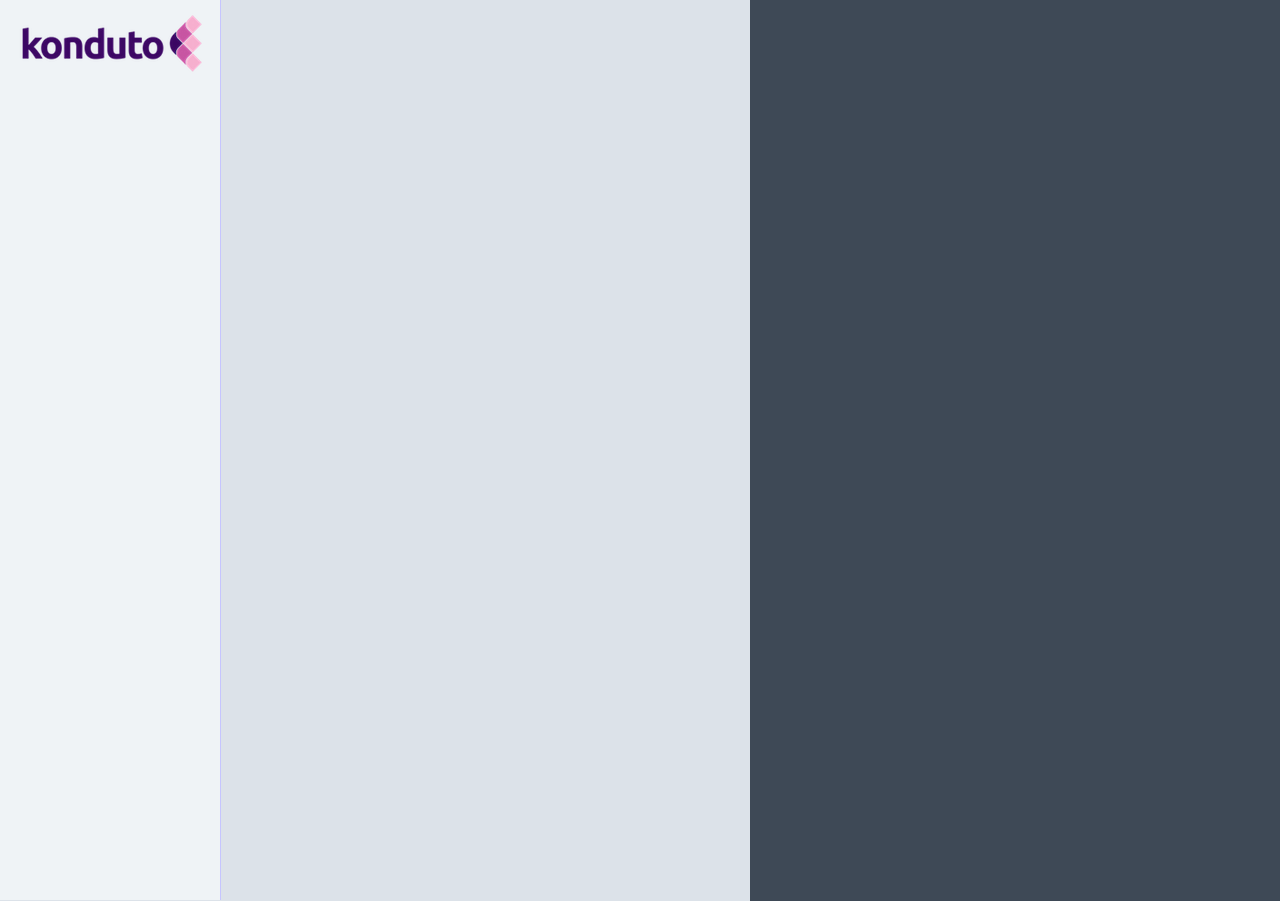
<file: index.html>
<!doctype html>
<html>
  <head>
    <meta charset="utf-8">
    <meta content="IE=edge,chrome=1" http-equiv="X-UA-Compatible">
    <meta name="viewport" content="width=device-width, initial-scale=1, maximum-scale=1">
    <title>API | Konduto</title>

    <link href="stylesheets/screen.css" rel="stylesheet" type="text/css" media="screen" />
    <link href="stylesheets/print.css" rel="stylesheet" type="text/css" media="print" />
    <link rel="icon" type="image/png" href="/favicon.ico" />
    <link href="https://fonts.googleapis.com/css?family=Lato:400,700|Droid+Sans+Mono|Droid+Sans:400,700" rel="stylesheet" type="text/css">
    <script src="https://ajax.googleapis.com/ajax/libs/jquery/2.1.3/jquery.min.js"></script>
    <script src="javascripts/all.js" type="text/javascript"></script>

  </head>

  <body class="index">
    <a href="#" id="nav-button">
      <span>
        NAV
        <img src="images/navbar.png" />
      </span>
    </a>
    <div class="tocify-wrapper">
      <p align="center">
        <a href="https://www.konduto.com">
          <img src="images/logo.png" />
        </a>
      </p>
      <div id="toc">
      </div>
    </div>
    <div class="page-wrapper">
      <div class="dark-box"></div>
      <div class="content">
        
      </div>
      <div class="dark-box">
      </div>
    </div>
  </body>
</html>
</file>
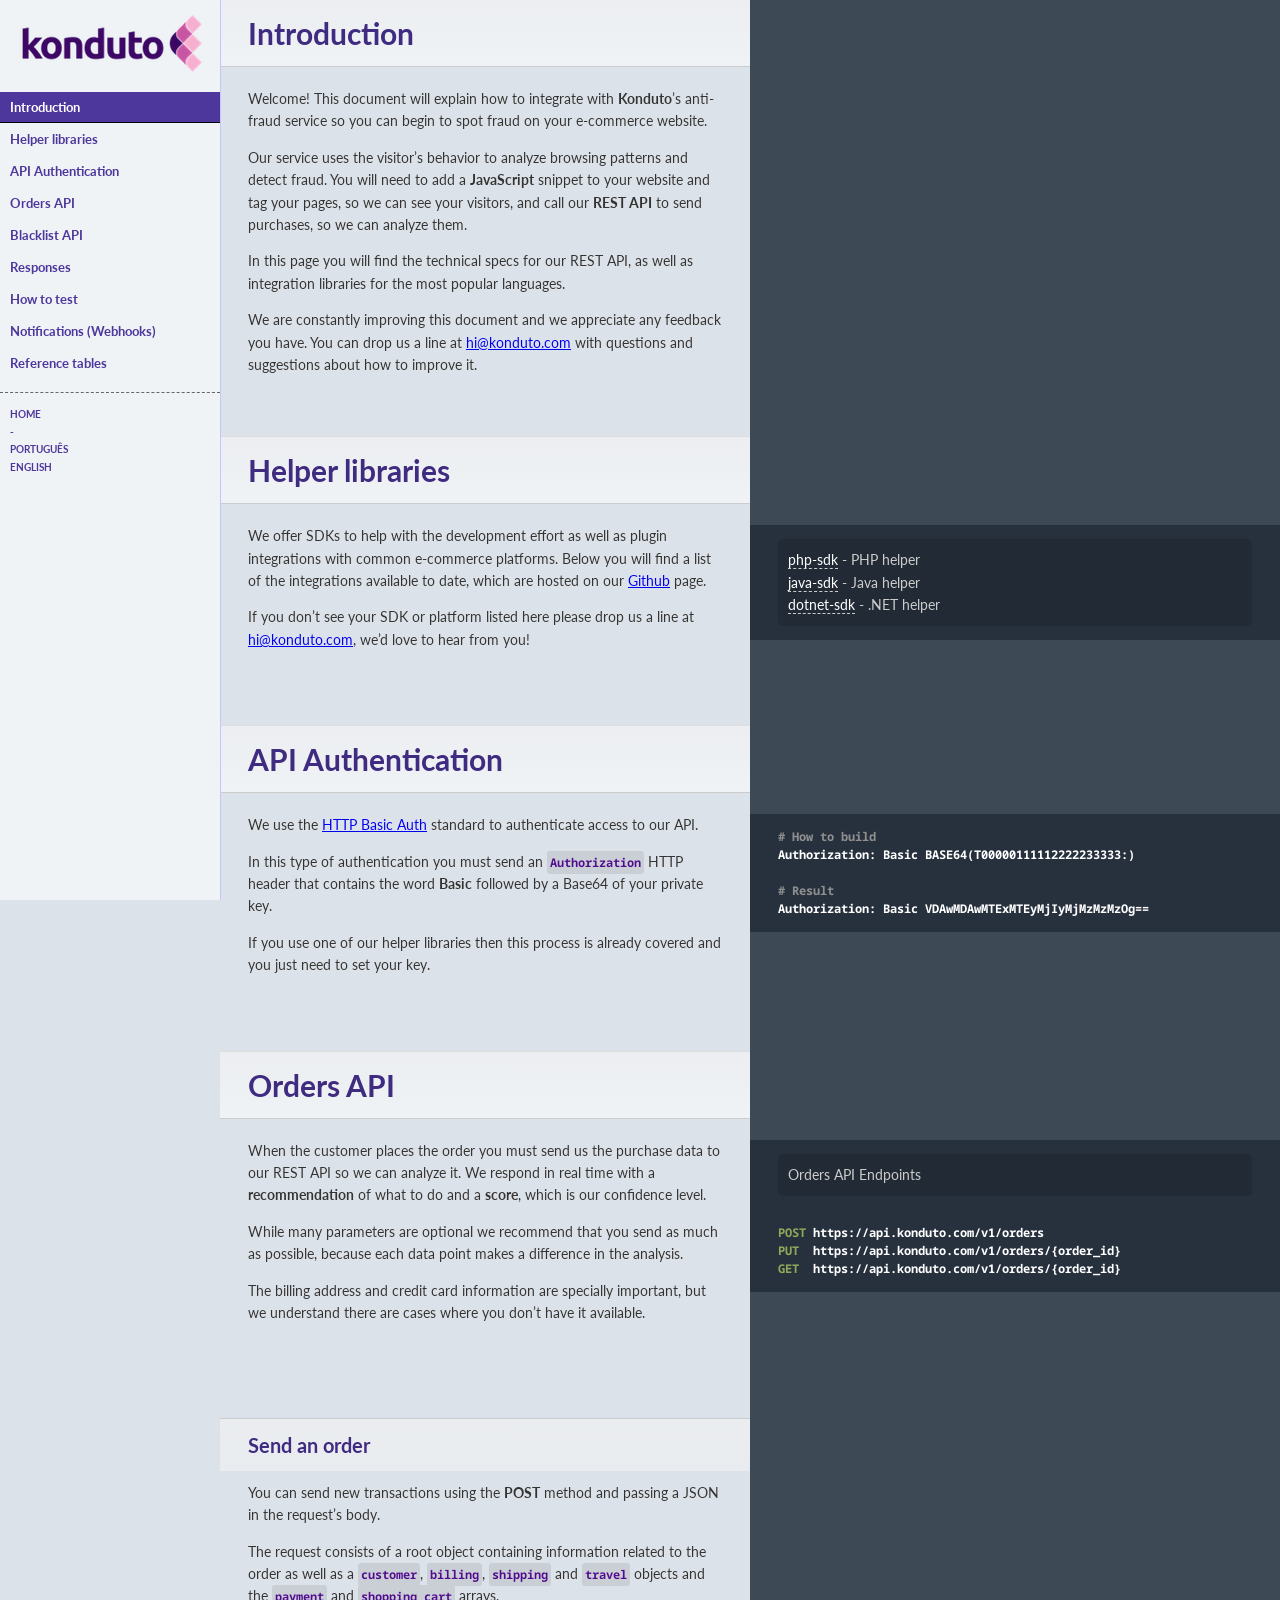
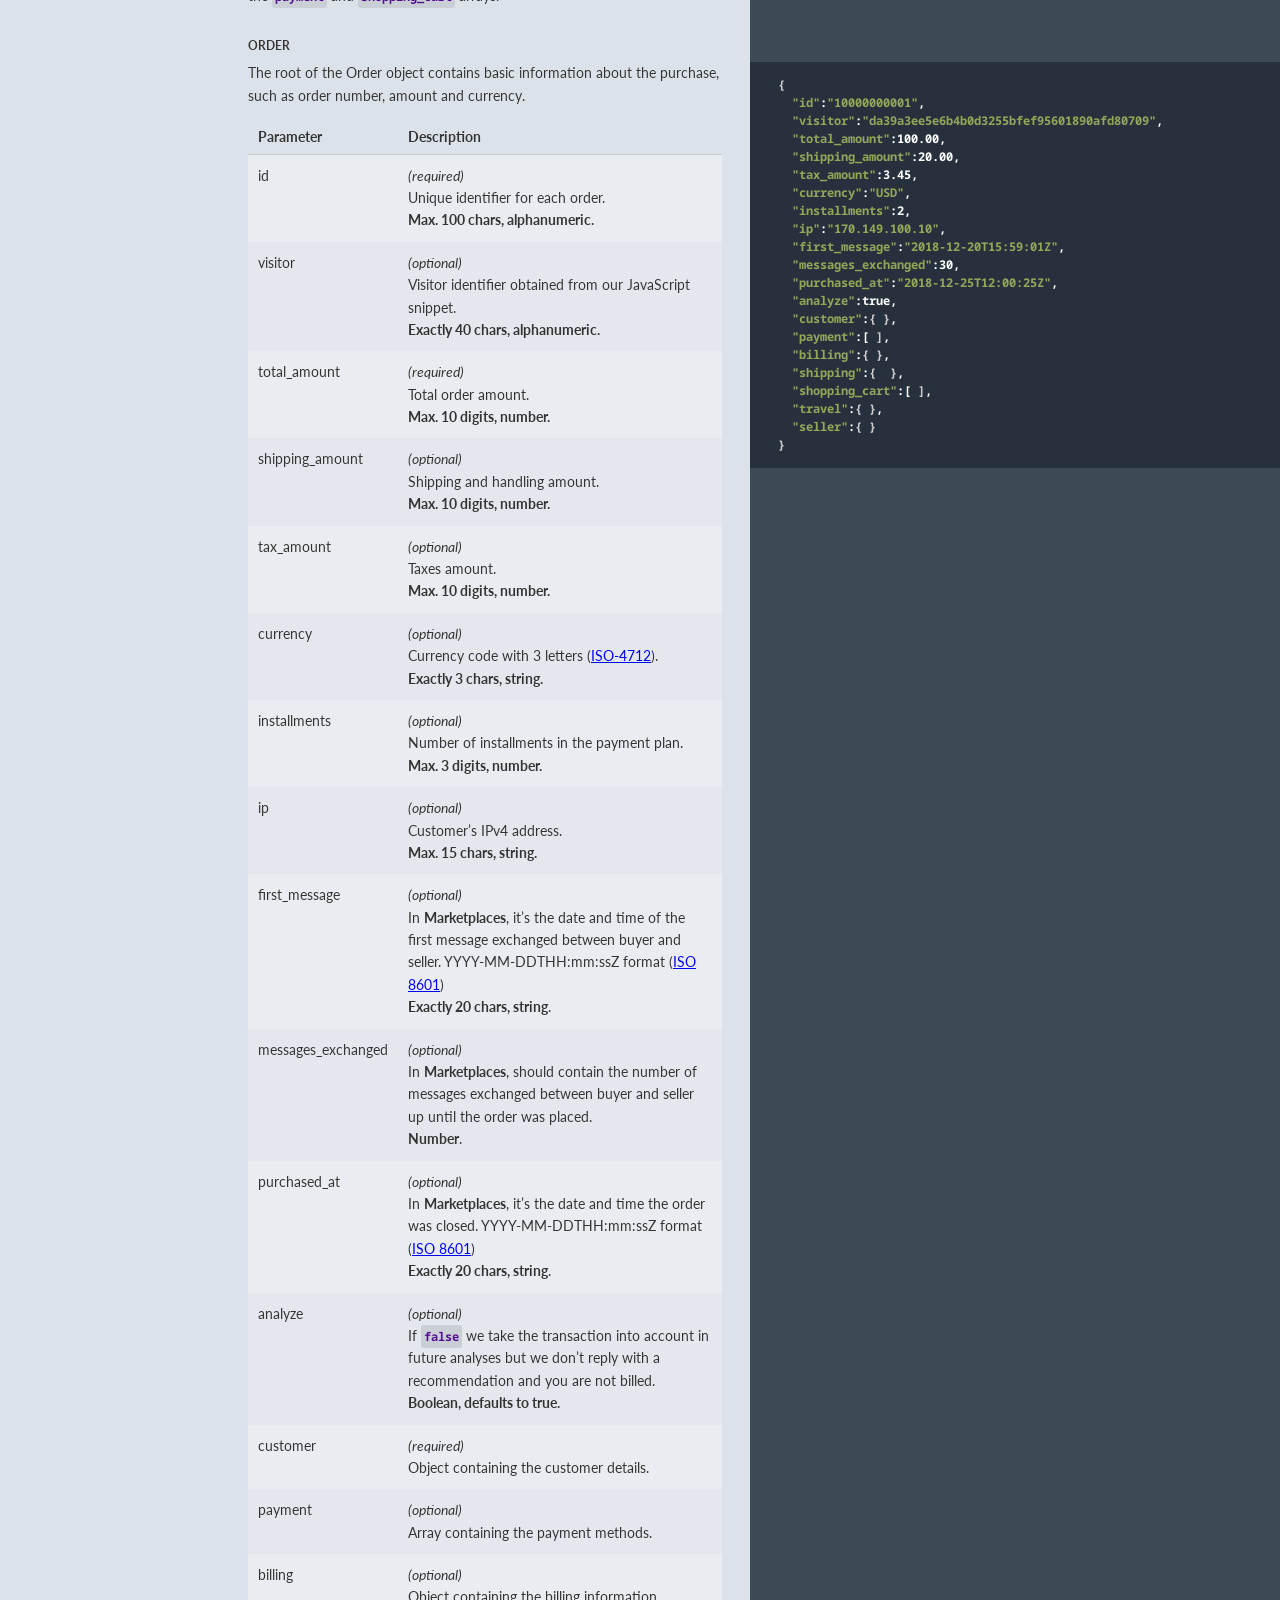
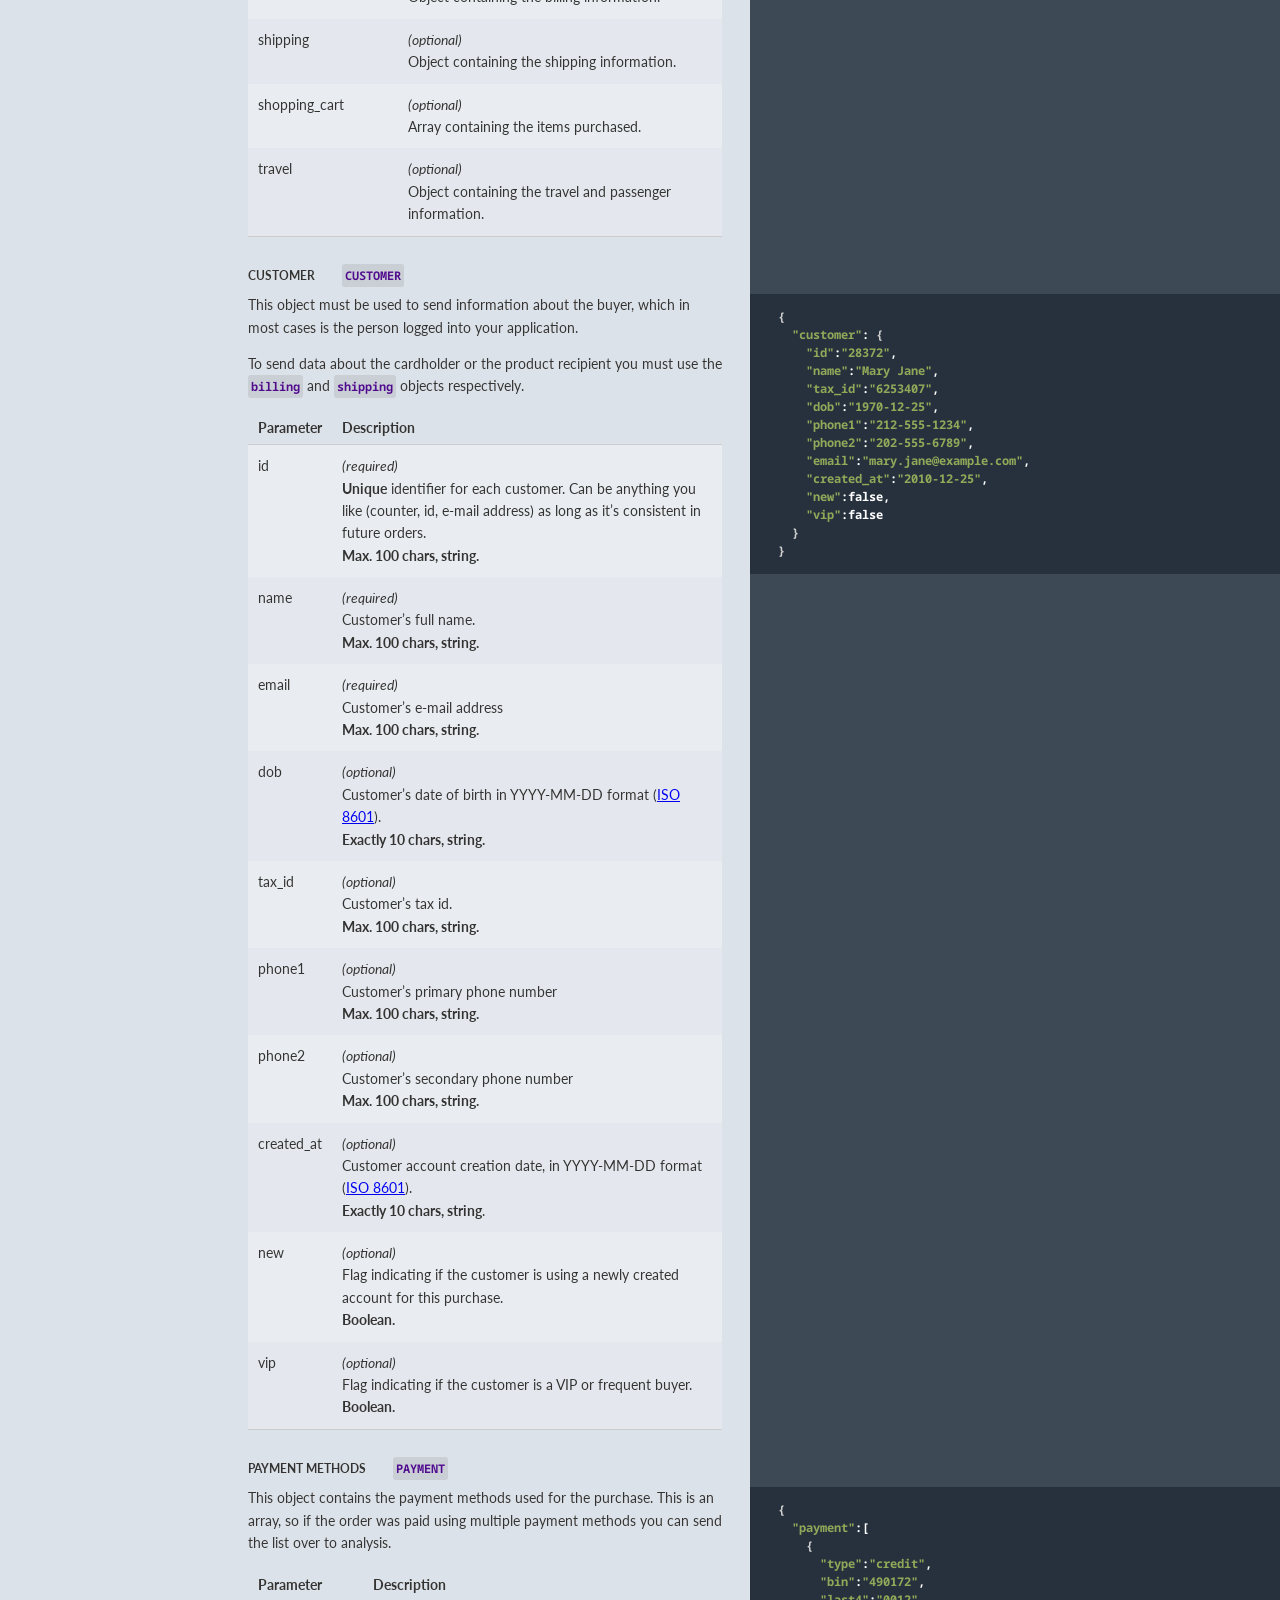
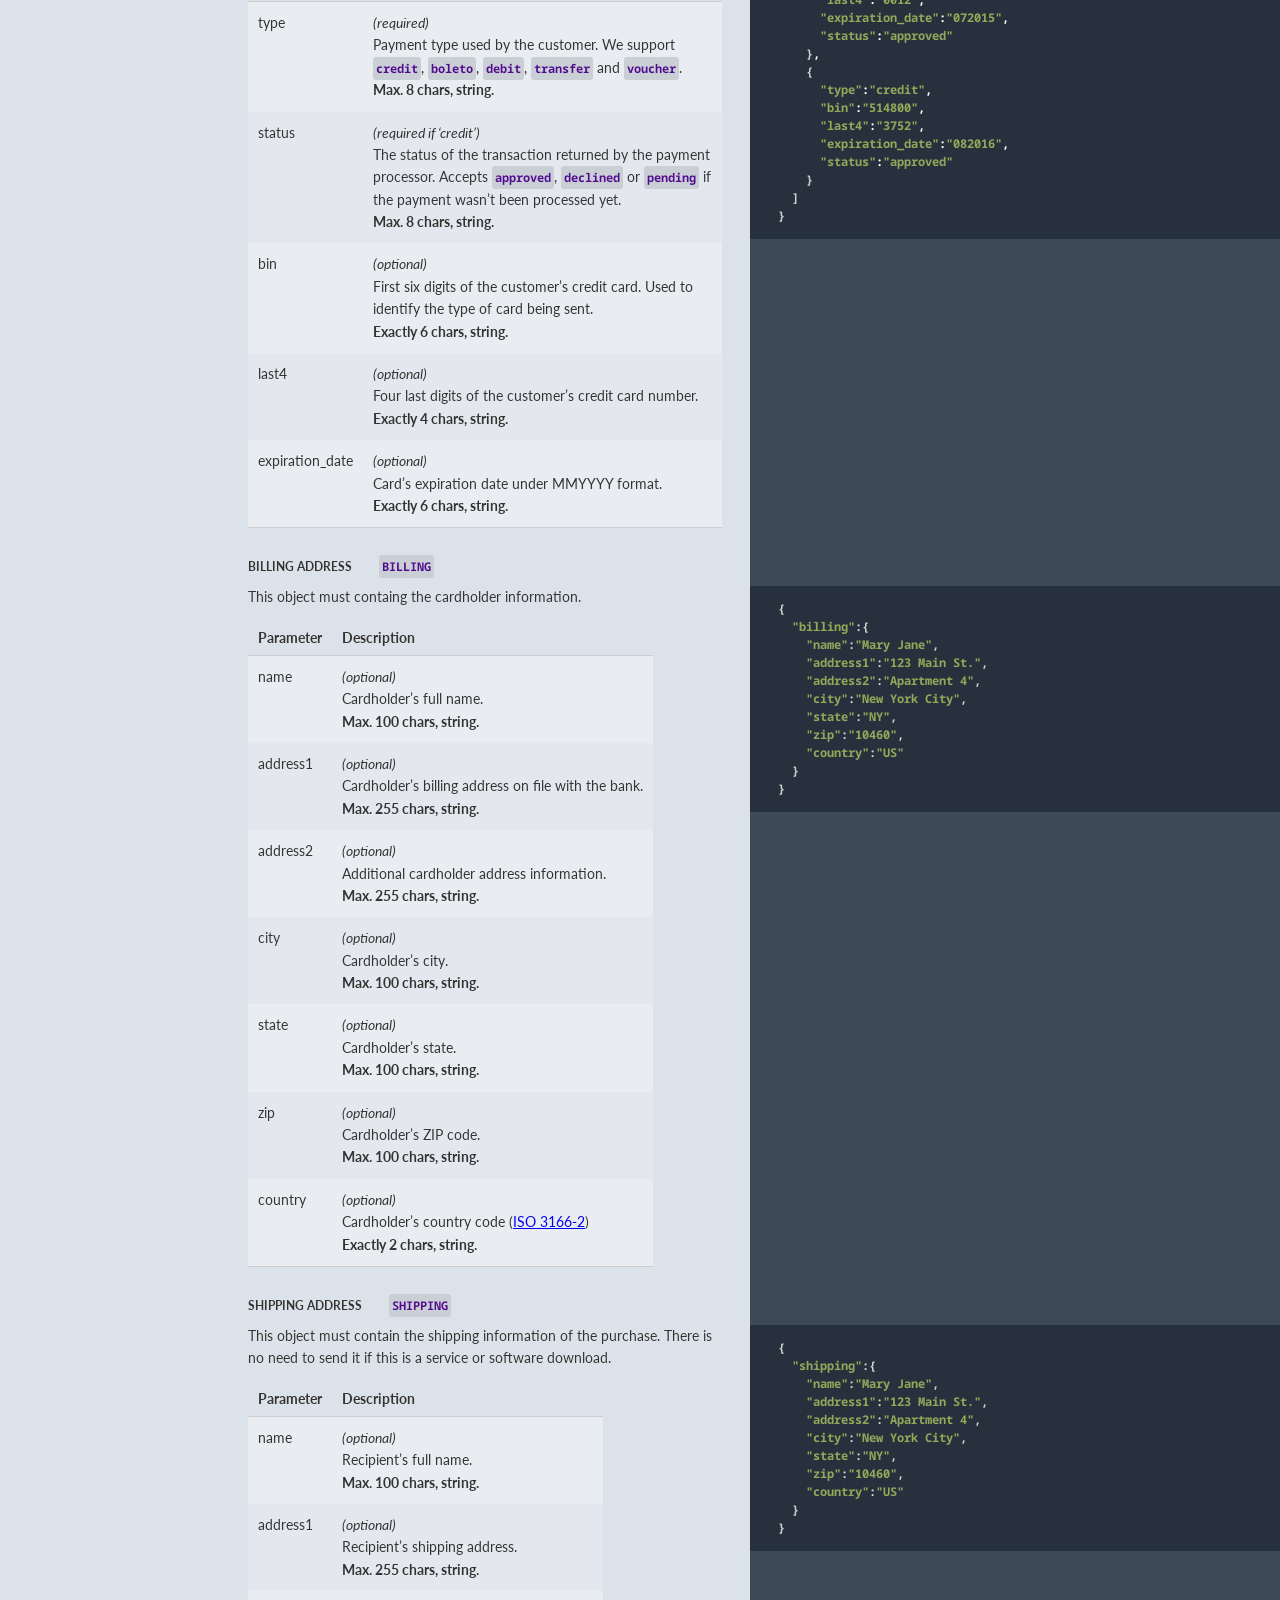
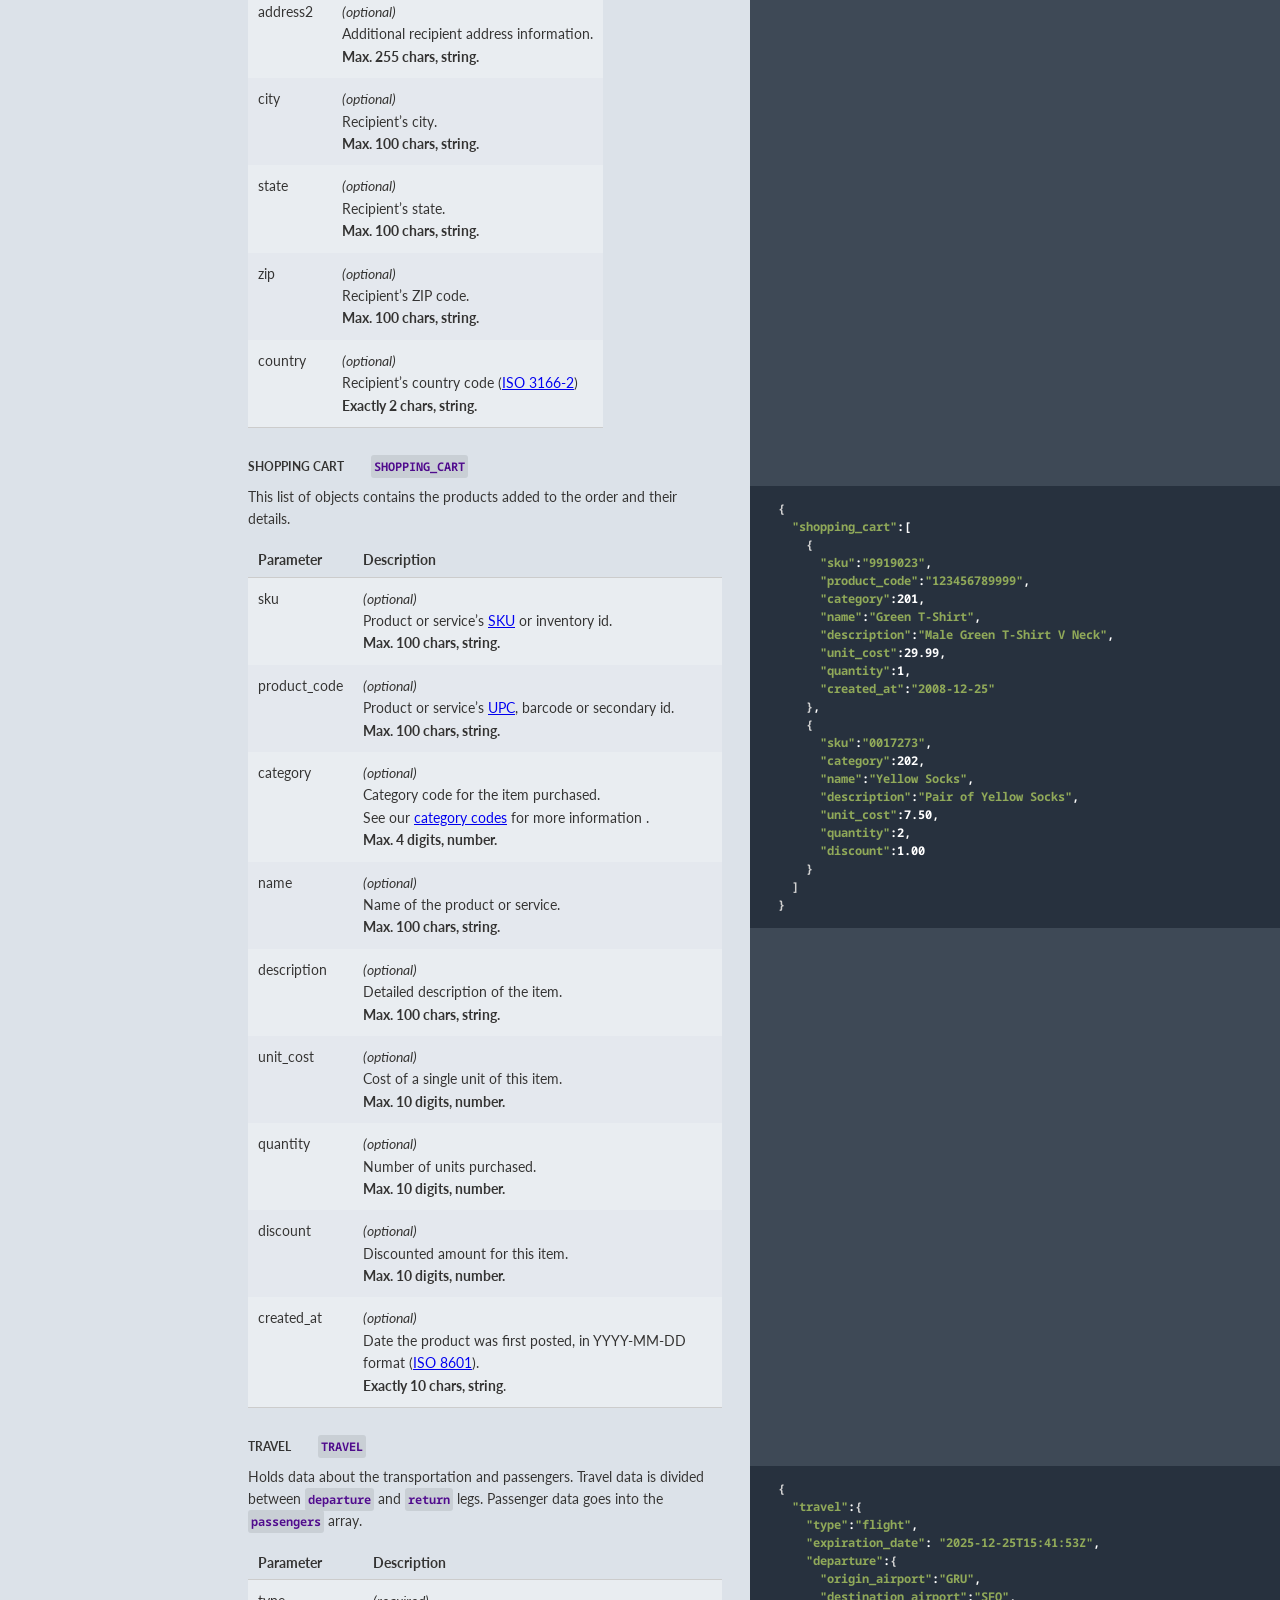
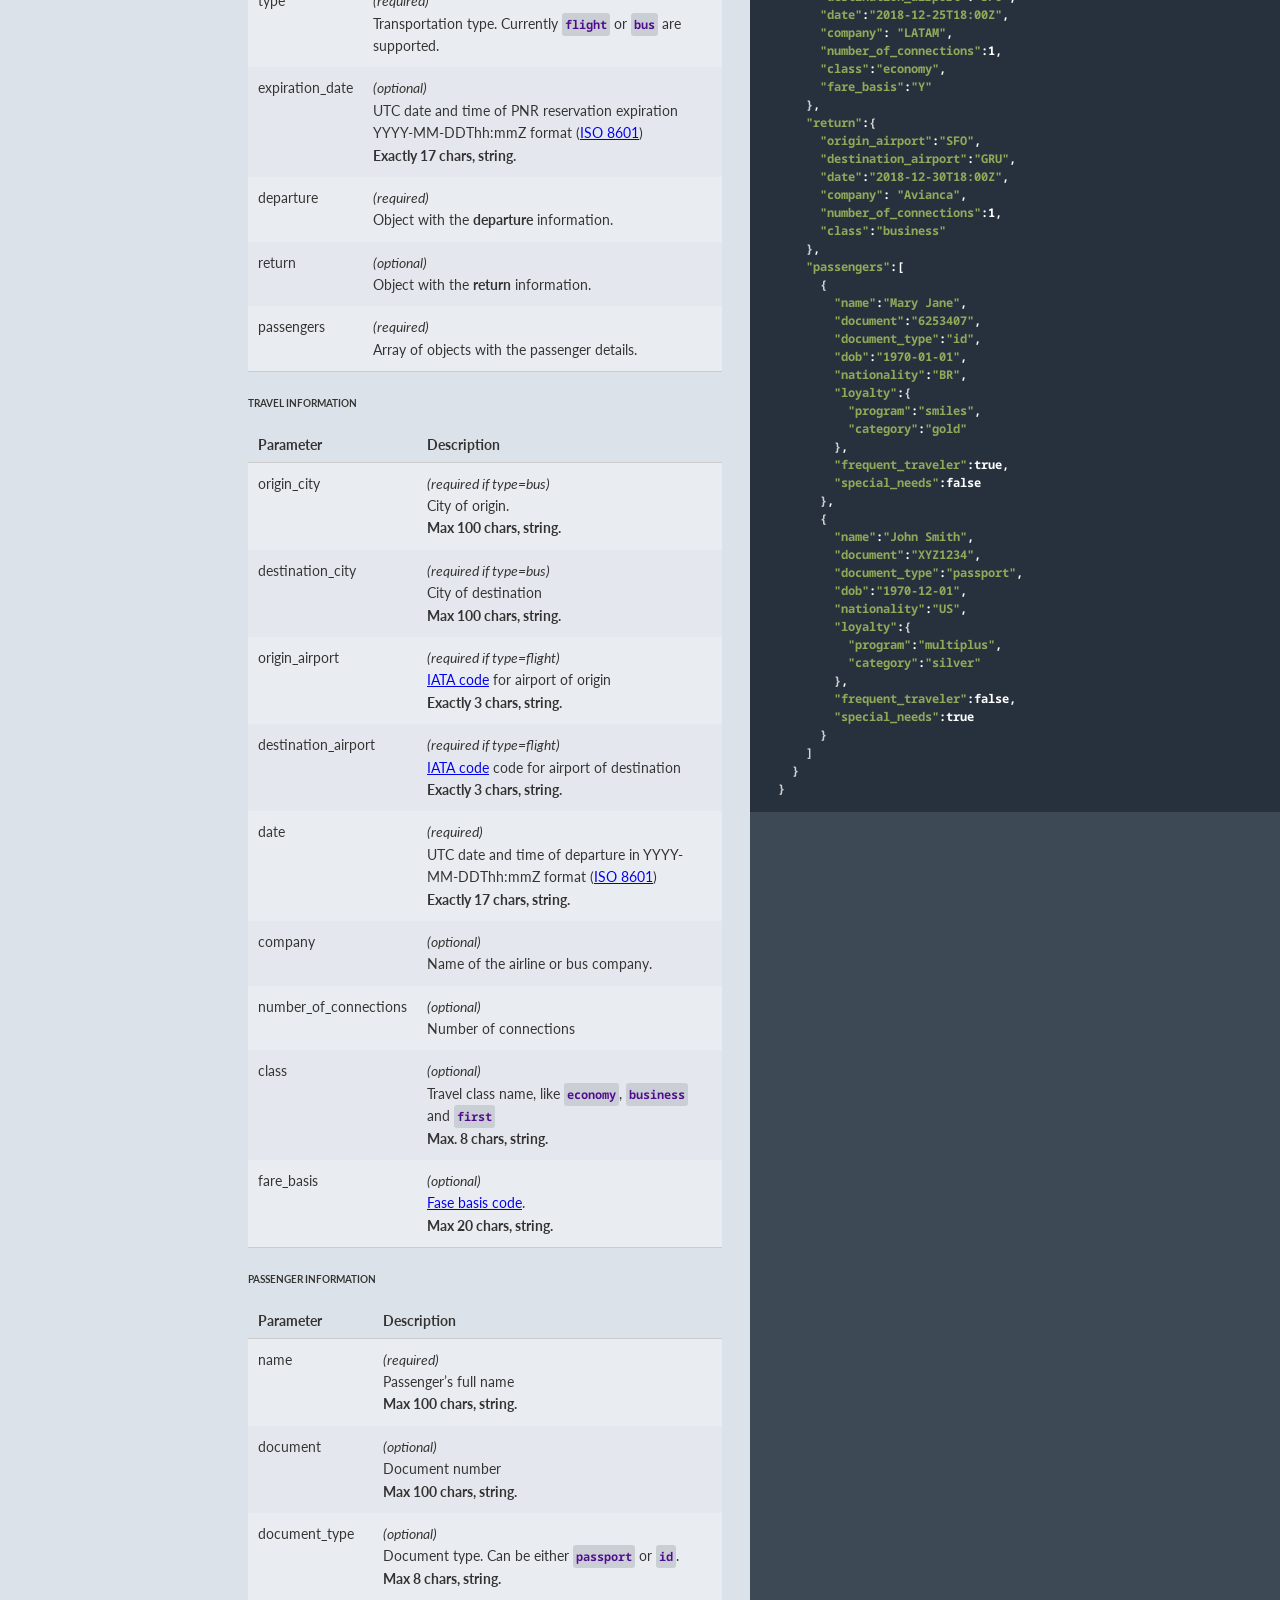
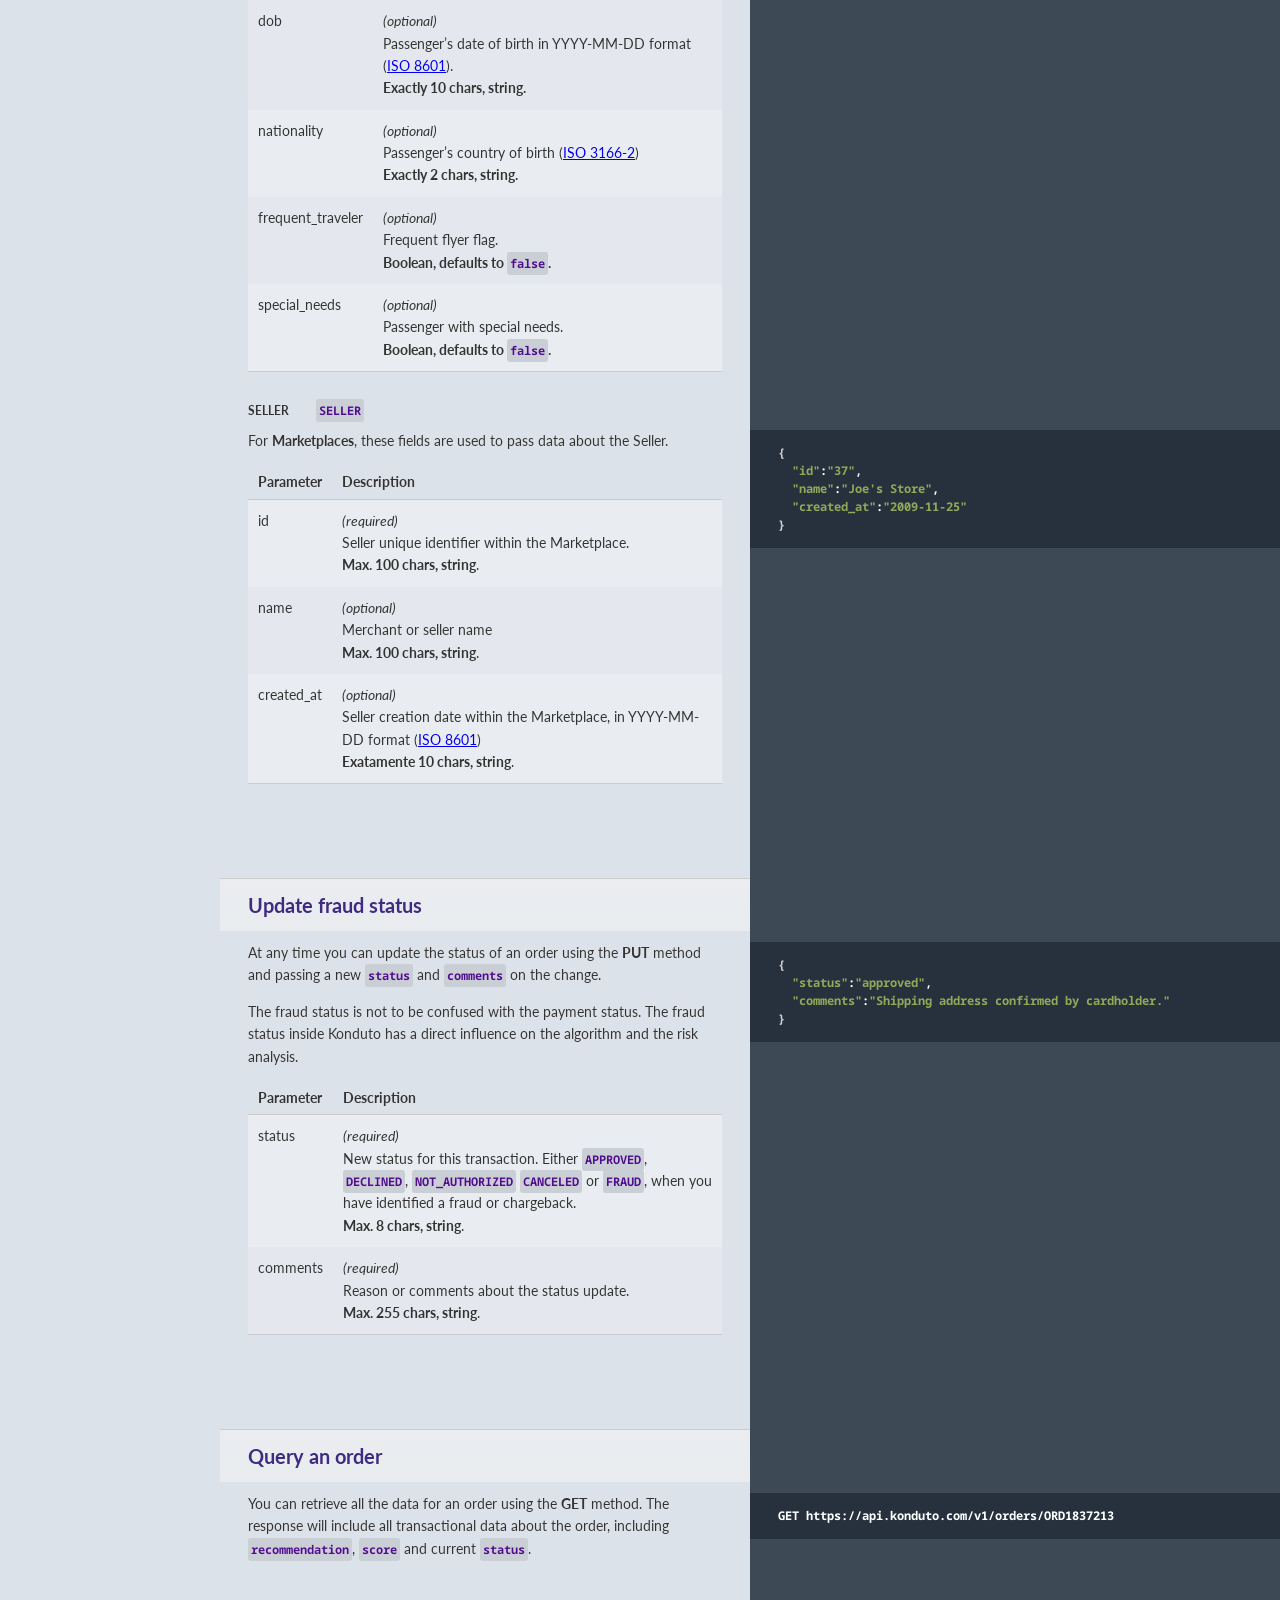
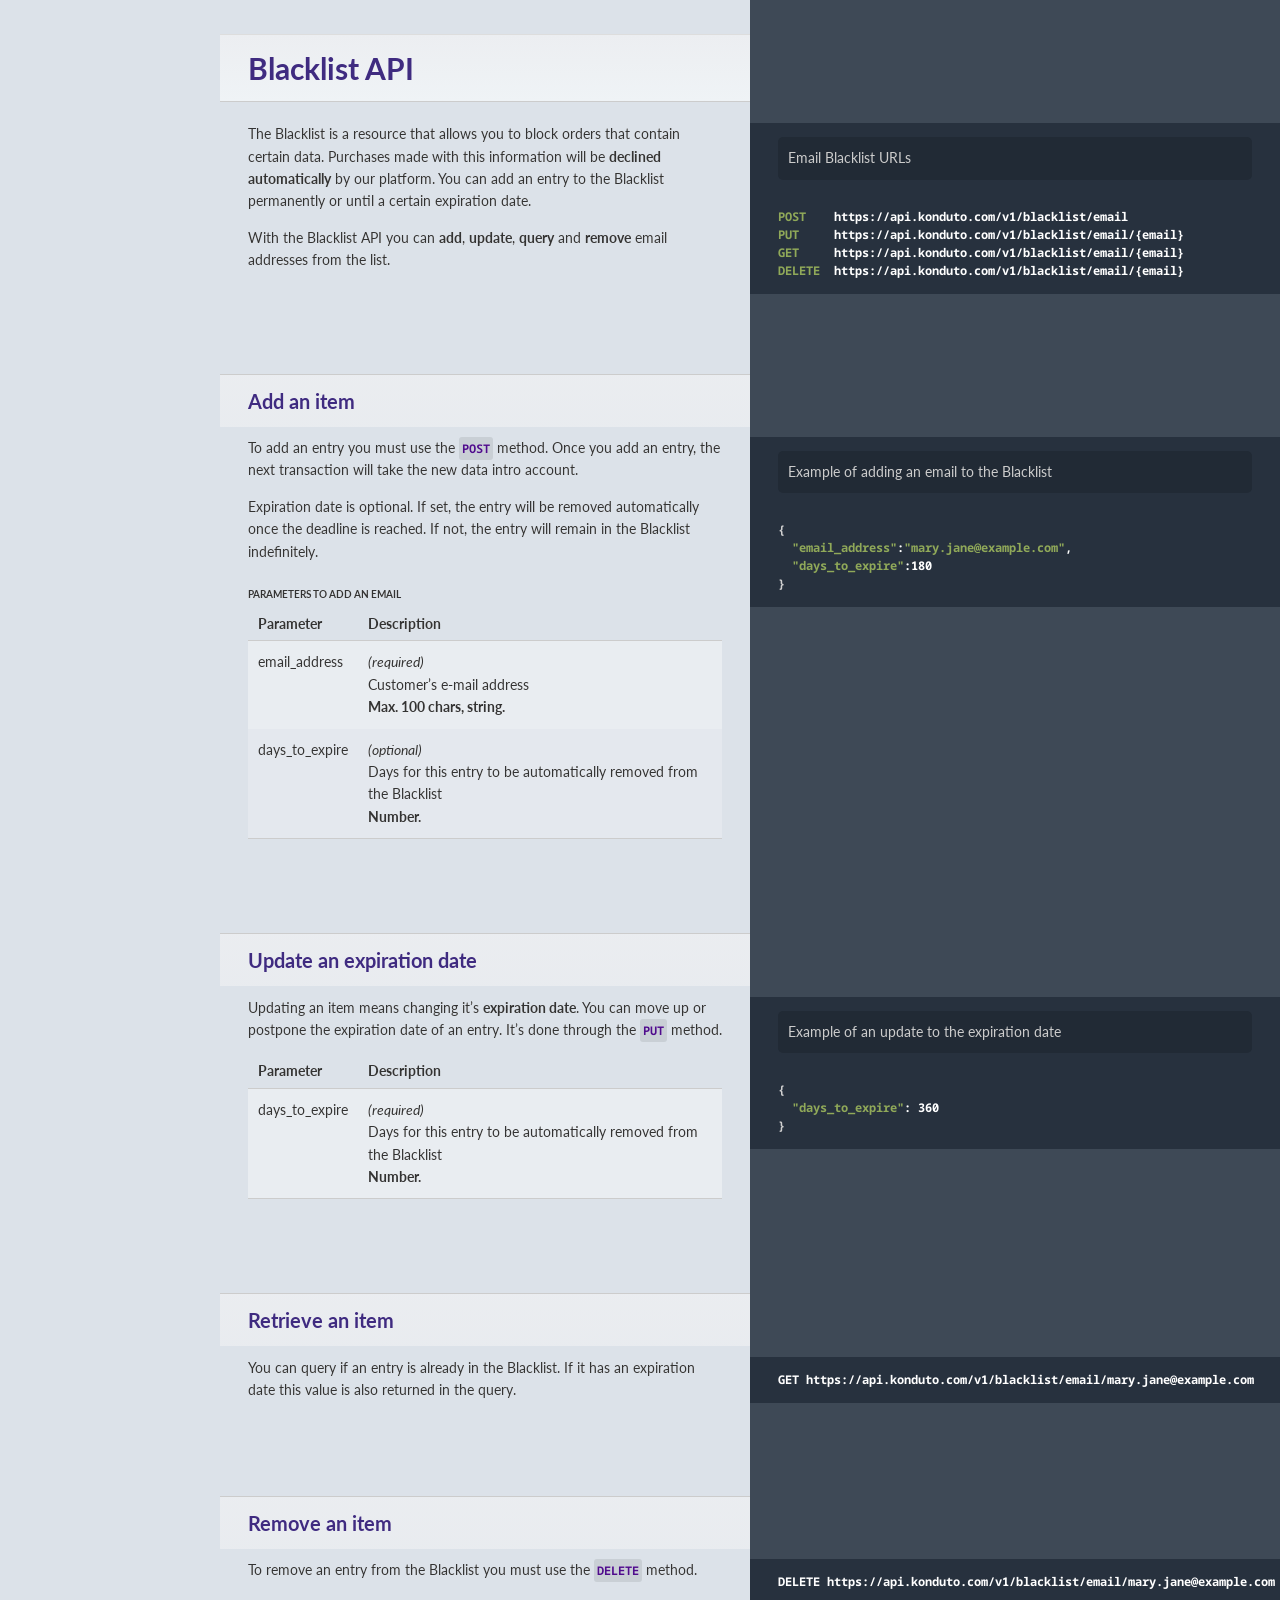
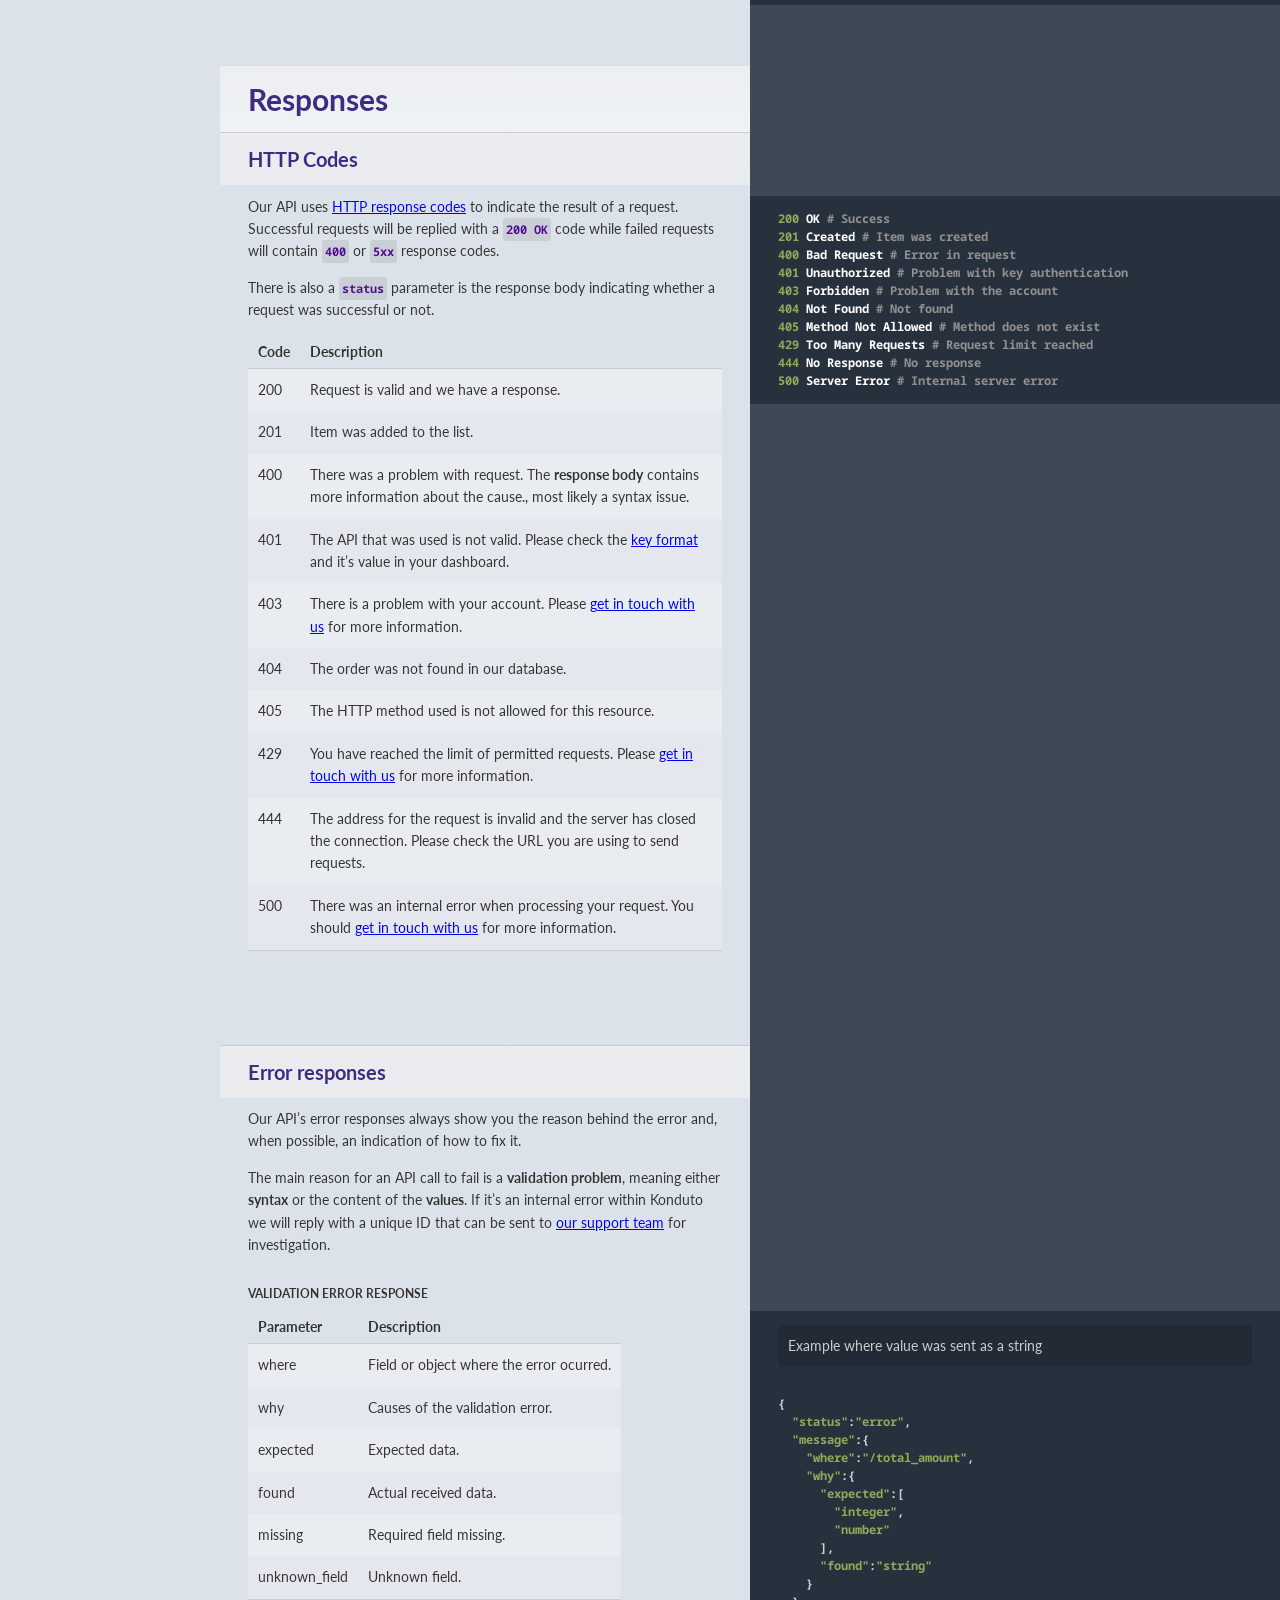
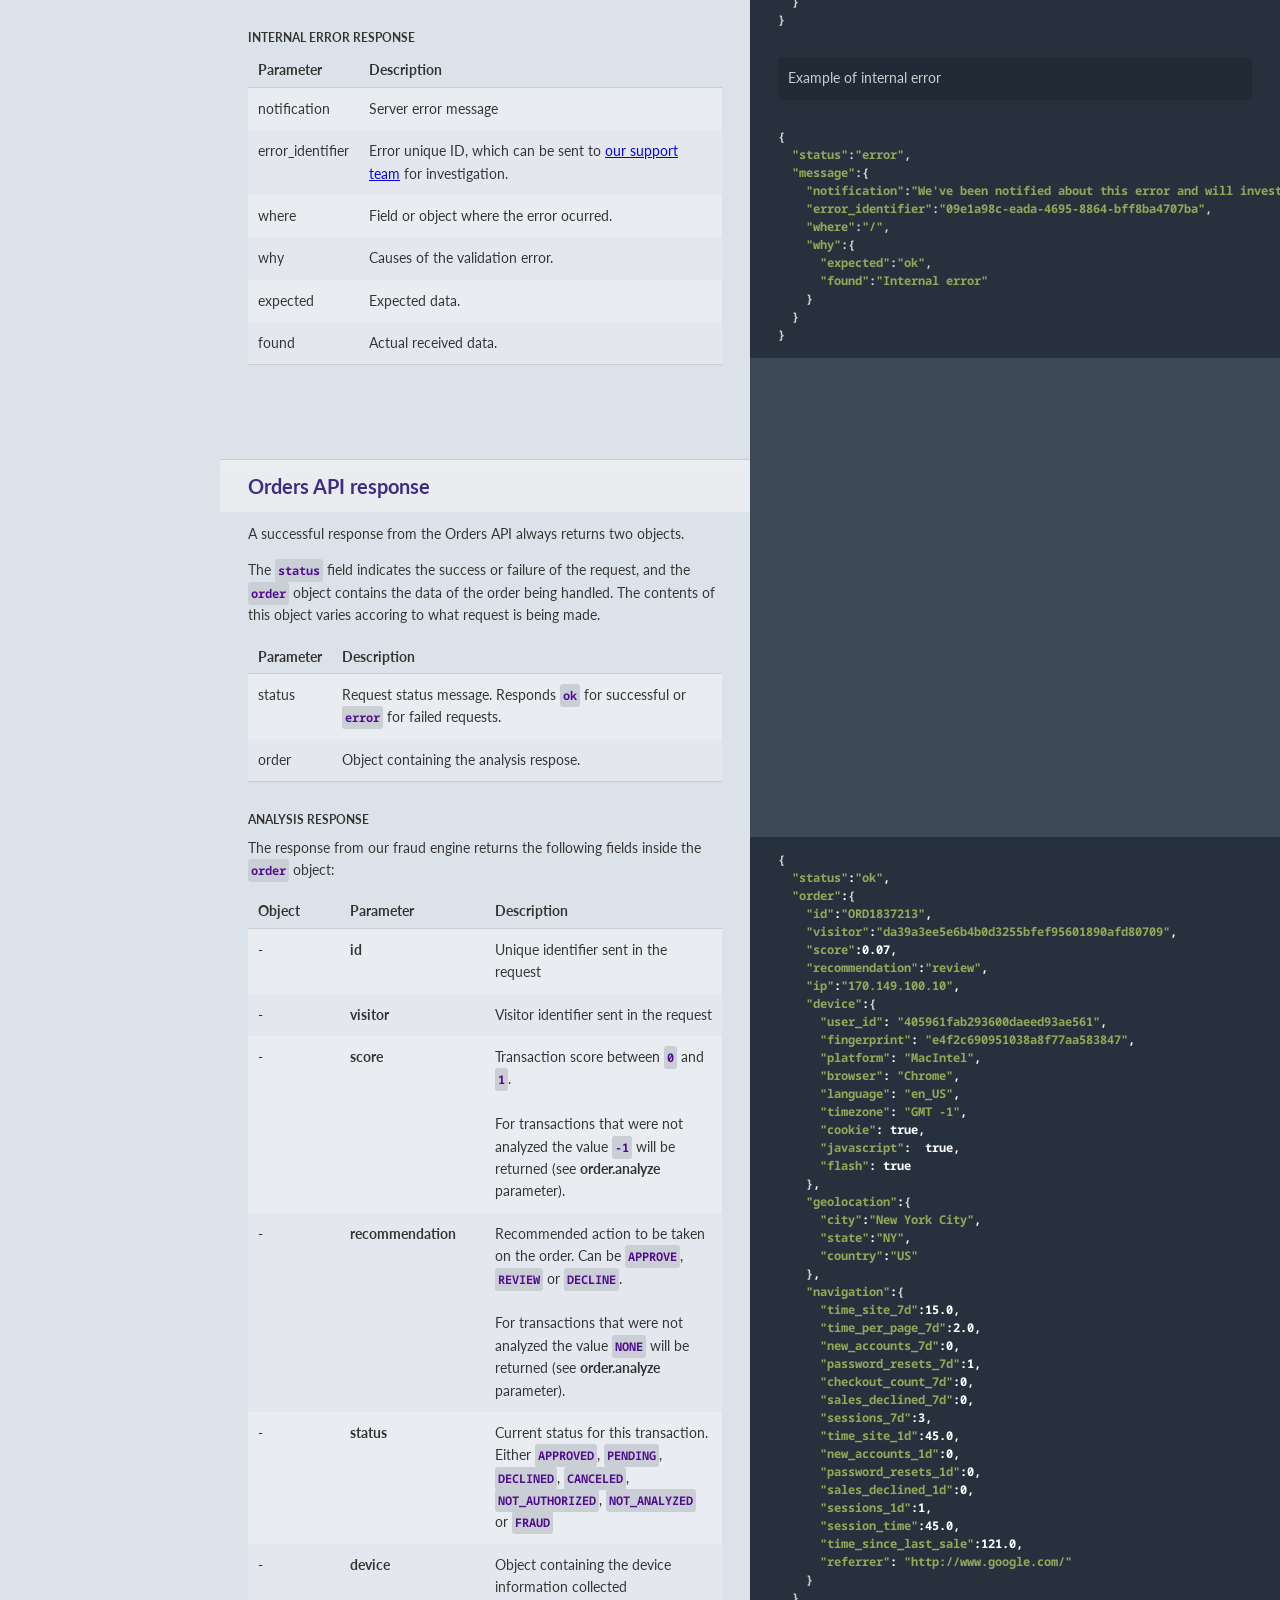
<file: en/index.html>
<!doctype html>
<html>
  <head>
    <meta charset="utf-8">
    <meta content="IE=edge,chrome=1" http-equiv="X-UA-Compatible">
    <meta name="viewport" content="width=device-width, initial-scale=1, maximum-scale=1">
    <title>API | Konduto</title>

    <link href="../stylesheets/screen.css" rel="stylesheet" type="text/css" media="screen" />
    <link href="../stylesheets/print.css" rel="stylesheet" type="text/css" media="print" />
    <link rel="icon" type="image/png" href="/favicon.ico" />
    <link href="https://fonts.googleapis.com/css?family=Lato:400,700|Droid+Sans+Mono|Droid+Sans:400,700" rel="stylesheet" type="text/css">
    <script src="https://ajax.googleapis.com/ajax/libs/jquery/2.1.3/jquery.min.js"></script>
    <script src="../javascripts/all.js" type="text/javascript"></script>

  </head>

  <body class="en en_index">
    <a href="#" id="nav-button">
      <span>
        NAV
        <img src="../images/navbar.png" />
      </span>
    </a>
    <div class="tocify-wrapper">
      <p align="center">
        <a href="https://www.konduto.com">
          <img src="../images/logo.png" />
        </a>
      </p>
      <div id="toc">
      </div>
        <ul class="toc-footer">
            <li><a href='https://www.konduto.com'>HOME</a></li>
            <li><a href='#'>-</a></li>
            <li><a href='/pt'>PORTUGUÊS</a></li>
            <li><a href='/en'>ENGLISH</a></li>
        </ul>
    </div>
    <div class="page-wrapper">
      <div class="dark-box"></div>
      <div class="content">
        <h1 id="introduction">Introduction</h1>

<p>Welcome! This document will explain how to integrate with <strong>Konduto</strong>&rsquo;s
anti-fraud service so you can begin to spot fraud on your e-commerce
website.</p>

<p>Our service uses the visitor&rsquo;s behavior to analyze browsing patterns and
detect fraud. You will need to add a <strong>JavaScript</strong> snippet
to your website and tag your pages, so we can see your visitors, and call
our <strong>REST API</strong> to send purchases, so we can analyze them.</p>

<p>In this page you will find the technical specs for our REST API, as well
as integration libraries for the most popular languages.</p>

<p>We are constantly improving this document and we appreciate any feedback
you have. You can drop us a line at <a href="mailto:hi@konduto.com">hi@konduto.com</a> with questions and
suggestions about how to improve it.</p>

<h1 id="helper-libraries">Helper libraries</h1>

<blockquote>
<p><a href="https://github.com/konduto/php-sdk">php-sdk</a> - PHP helper<br>
<a href="https://github.com/konduto/java-sdk">java-sdk</a> - Java helper<br>
<a href="https://github.com/konduto/dotnet-sdk">dotnet-sdk</a> - .NET helper  </p>
</blockquote>

<p>We offer SDKs to help with the development effort as well as plugin
integrations with common e-commerce platforms. Below you will find a list
of the integrations available to date, which are hosted on our
<a href="https://github.com/konduto">Github</a> page.</p>

<p>If you don&rsquo;t see your SDK or platform listed here please drop us a line at
<a href="mailto:hi@konduto.com">hi@konduto.com</a>, we&rsquo;d love to hear from you!</p>

<h1 id="api-authentication">API Authentication</h1>
<pre class="highlight conf"><code><span class="c"># How to build
</span><span class="n">Authorization</span>: <span class="n">Basic</span> <span class="n">BASE64</span>(<span class="n">T00000111112222233333</span>:)

<span class="c"># Result
</span><span class="n">Authorization</span>: <span class="n">Basic</span> <span class="n">VDAwMDAwMTExMTEyMjIyMjMzMzMzOg</span>==
</code></pre>

<p>We use the <a href="https://en.wikipedia.org/wiki/Basic_access_authentication">HTTP Basic Auth</a> standard to
authenticate access to our API.</p>

<p>In this type of authentication you must send an <code class="prettyprint">Authorization</code> HTTP
header that contains the word <strong>Basic</strong> followed by a Base64 of your
private key.</p>

<p>If you use one of our helper libraries then this process is already
covered and you just need to set your key.</p>

<h1 id="orders-api">Orders API</h1>

<blockquote>
<p>Orders API Endpoints</p>
</blockquote>
<pre class="highlight apache"><code><span class="ss">POST</span> https://api.konduto.com/v1/orders
<span class="ss">PUT</span>  https://api.konduto.com/v1/orders/{order_id}
<span class="ss">GET</span>  https://api.konduto.com/v1/orders/{order_id}
</code></pre>

<p>When the customer places the order you must send us the purchase data to
our REST API so we can analyze it. We respond in real time with a
<strong>recommendation</strong> of what to do and a <strong>score</strong>, which is our confidence
level.</p>

<p>While many parameters are optional we recommend that you send as much as
possible, because each data point makes a difference in the analysis.</p>

<p>The billing address and credit card information are specially important,
but we understand there are cases where you don&rsquo;t have it available.</p>

<h2 id="send-an-order">Send an order</h2>

<p>You can send new transactions using the <strong>POST</strong> method and passing
a JSON in the request&rsquo;s body.</p>

<p>The request consists of a root object containing
information related to the order as well as a <code class="prettyprint">customer</code>,
<code class="prettyprint">billing</code>, <code class="prettyprint">shipping</code> and <code class="prettyprint">travel</code> objects and the
<code class="prettyprint">payment</code> and <code class="prettyprint">shopping_cart</code> arrays.</p>

<h3 id="order">Order</h3>
<pre class="highlight shell"><code><span class="o">{</span>
  <span class="s2">"id"</span>:<span class="s2">"10000000001"</span>,
  <span class="s2">"visitor"</span>:<span class="s2">"da39a3ee5e6b4b0d3255bfef95601890afd80709"</span>,
  <span class="s2">"total_amount"</span>:100.00,
  <span class="s2">"shipping_amount"</span>:20.00,
  <span class="s2">"tax_amount"</span>:3.45,
  <span class="s2">"currency"</span>:<span class="s2">"USD"</span>,
  <span class="s2">"installments"</span>:2,
  <span class="s2">"ip"</span>:<span class="s2">"170.149.100.10"</span>,
  <span class="s2">"first_message"</span>:<span class="s2">"2018-12-20T15:59:01Z"</span>,
  <span class="s2">"messages_exchanged"</span>:30,
  <span class="s2">"purchased_at"</span>:<span class="s2">"2018-12-25T12:00:25Z"</span>,
  <span class="s2">"analyze"</span>:true,
  <span class="s2">"customer"</span>:<span class="o">{</span> <span class="o">}</span>,
  <span class="s2">"payment"</span>:[ <span class="o">]</span>,
  <span class="s2">"billing"</span>:<span class="o">{</span> <span class="o">}</span>,
  <span class="s2">"shipping"</span>:<span class="o">{</span>  <span class="o">}</span>,
  <span class="s2">"shopping_cart"</span>:[ <span class="o">]</span>,
  <span class="s2">"travel"</span>:<span class="o">{</span> <span class="o">}</span>,
  <span class="s2">"seller"</span>:<span class="o">{</span> <span class="o">}</span>
<span class="o">}</span>
</code></pre>

<p>The root of the Order object contains basic information about the
purchase, such as order number, amount and currency.</p>

<table><thead>
<tr>
<th>Parameter</th>
<th>Description</th>
</tr>
</thead><tbody>
<tr>
<td>id</td>
<td><em>(required)</em> <br /> Unique identifier for each order.<br /> <strong>Max. 100 chars, alphanumeric.</strong></td>
</tr>
<tr>
<td>visitor</td>
<td><em>(optional)</em> <br /> Visitor identifier obtained from our JavaScript snippet.<br /> <strong>Exactly 40 chars, alphanumeric.</strong></td>
</tr>
<tr>
<td>total_amount</td>
<td><em>(required)</em> <br /> Total order amount.<br /><strong>Max. 10 digits, number.</strong></td>
</tr>
<tr>
<td>shipping_amount</td>
<td><em>(optional)</em> <br /> Shipping and handling amount.<br /><strong>Max. 10 digits, number.</strong></td>
</tr>
<tr>
<td>tax_amount</td>
<td><em>(optional)</em> <br /> Taxes amount.<br /><strong>Max. 10 digits, number.</strong></td>
</tr>
<tr>
<td>currency</td>
<td><em>(optional)</em> <br /> Currency code with 3 letters (<a href="http://en.wikipedia.org/wiki/ISO_4217">ISO-4712</a>).<br /> <strong>Exactly 3 chars, string.</strong></td>
</tr>
<tr>
<td>installments</td>
<td><em>(optional)</em> <br /> Number of installments in the payment plan.<br /> <strong>Max. 3 digits, number.</strong></td>
</tr>
<tr>
<td>ip</td>
<td><em>(optional)</em> <br /> Customer&rsquo;s IPv4 address.<br /><strong>Max. 15 chars, string.</strong></td>
</tr>
<tr>
<td>first_message</td>
<td><em>(optional)</em> <br /> In <strong>Marketplaces</strong>, it&rsquo;s the date and time of the first message exchanged between buyer and seller. YYYY-MM-DDTHH:mm:ssZ format (<a href="https://en.wikipedia.org/wiki/ISO_8601">ISO 8601</a>)<br /> <strong>Exactly 20 chars, string</strong>.</td>
</tr>
<tr>
<td>messages_exchanged</td>
<td><em>(optional)</em> <br /> In <strong>Marketplaces</strong>, should contain the number of messages exchanged between buyer and seller up until the order was placed. <br /><strong>Number</strong>.</td>
</tr>
<tr>
<td>purchased_at</td>
<td><em>(optional)</em> <br /> In <strong>Marketplaces</strong>, it&rsquo;s the date and time the order was closed. YYYY-MM-DDTHH:mm:ssZ format (<a href="https://en.wikipedia.org/wiki/ISO_8601">ISO 8601</a>)<br /> <strong>Exactly 20 chars, string</strong>.</td>
</tr>
<tr>
<td>analyze</td>
<td><em>(optional)</em> <br /> If <code class="prettyprint">false</code> we take the transaction into account in future analyses but we don&rsquo;t reply with a recommendation and you are not billed. <br /><strong>Boolean, defaults to true.</strong></td>
</tr>
<tr>
<td>customer</td>
<td><em>(required)</em> <br /> Object containing the customer details.</td>
</tr>
<tr>
<td>payment</td>
<td><em>(optional)</em> <br /> Array containing the payment methods.</td>
</tr>
<tr>
<td>billing</td>
<td><em>(optional)</em> <br /> Object containing the billing information.</td>
</tr>
<tr>
<td>shipping</td>
<td><em>(optional)</em> <br /> Object containing the shipping information.</td>
</tr>
<tr>
<td>shopping_cart</td>
<td><em>(optional)</em> <br /> Array containing the items purchased.</td>
</tr>
<tr>
<td>travel</td>
<td><em>(optional)</em> <br /> Object containing the travel and passenger information.</td>
</tr>
</tbody></table>

<h3 id="customer-&nbsp;-&nbsp;-&nbsp;-&nbsp;-customer">Customer &nbsp; &nbsp; &nbsp; &nbsp; <code class="prettyprint">customer</code></h3>
<pre class="highlight shell"><code><span class="o">{</span>
  <span class="s2">"customer"</span>: <span class="o">{</span>
    <span class="s2">"id"</span>:<span class="s2">"28372"</span>,
    <span class="s2">"name"</span>:<span class="s2">"Mary Jane"</span>,
    <span class="s2">"tax_id"</span>:<span class="s2">"6253407"</span>,
    <span class="s2">"dob"</span>:<span class="s2">"1970-12-25"</span>,
    <span class="s2">"phone1"</span>:<span class="s2">"212-555-1234"</span>,
    <span class="s2">"phone2"</span>:<span class="s2">"202-555-6789"</span>,
    <span class="s2">"email"</span>:<span class="s2">"mary.jane@example.com"</span>,
    <span class="s2">"created_at"</span>:<span class="s2">"2010-12-25"</span>,
    <span class="s2">"new"</span>:false,
    <span class="s2">"vip"</span>:false
  <span class="o">}</span>
<span class="o">}</span>
</code></pre>

<p>This object must be used to send information about the buyer, which
in most cases is the person logged into your application.</p>

<p>To send data about the cardholder or the product recipient you must
use the <code class="prettyprint">billing</code> and <code class="prettyprint">shipping</code> objects respectively.</p>

<table><thead>
<tr>
<th>Parameter</th>
<th>Description</th>
</tr>
</thead><tbody>
<tr>
<td>id</td>
<td><em>(required)</em> <br /> <strong>Unique</strong> identifier for each customer. Can be anything you like (counter, id, e-mail address) as long as it&rsquo;s consistent in future orders.<br /><strong>Max. 100 chars, string.</strong></td>
</tr>
<tr>
<td>name</td>
<td><em>(required)</em> <br /> Customer&rsquo;s full name.<br /><strong>Max. 100 chars, string.</strong></td>
</tr>
<tr>
<td>email</td>
<td><em>(required)</em> <br /> Customer&rsquo;s e-mail address<br /><strong>Max. 100 chars, string.</strong></td>
</tr>
<tr>
<td>dob</td>
<td><em>(optional)</em> <br /> Customer&rsquo;s date of birth in YYYY-MM-DD format (<a href="https://en.wikipedia.org/wiki/ISO_8601">ISO 8601</a>).<br /> <strong>Exactly 10 chars, string.</strong></td>
</tr>
<tr>
<td>tax_id</td>
<td><em>(optional)</em> <br /> Customer&rsquo;s tax id.<br /><strong>Max. 100 chars, string.</strong></td>
</tr>
<tr>
<td>phone1</td>
<td><em>(optional)</em> <br /> Customer&rsquo;s primary phone number<br /><strong>Max. 100 chars, string.</strong></td>
</tr>
<tr>
<td>phone2</td>
<td><em>(optional)</em> <br /> Customer&rsquo;s secondary phone number<br /><strong>Max. 100 chars, string.</strong></td>
</tr>
<tr>
<td>created_at</td>
<td><em>(optional)</em> <br /> Customer account creation date, in YYYY-MM-DD format (<a href="https://en.wikipedia.org/wiki/ISO_8601">ISO 8601</a>).<br /> <strong>Exactly 10 chars, string</strong>.</td>
</tr>
<tr>
<td>new</td>
<td><em>(optional)</em> <br /> Flag indicating if the customer is using a newly created account for this purchase.<br /><strong>Boolean.</strong></td>
</tr>
<tr>
<td>vip</td>
<td><em>(optional)</em> <br /> Flag indicating if the customer is a VIP or frequent buyer.<br /><strong>Boolean.</strong></td>
</tr>
</tbody></table>

<h3 id="payment-methods-&nbsp;-&nbsp;-&nbsp;-&nbsp;-payment">Payment Methods &nbsp; &nbsp; &nbsp; &nbsp; <code class="prettyprint">payment</code></h3>
<pre class="highlight shell"><code><span class="o">{</span>  
  <span class="s2">"payment"</span>:[  
    <span class="o">{</span>  
      <span class="s2">"type"</span>:<span class="s2">"credit"</span>,
      <span class="s2">"bin"</span>:<span class="s2">"490172"</span>,
      <span class="s2">"last4"</span>:<span class="s2">"0012"</span>,
      <span class="s2">"expiration_date"</span>:<span class="s2">"072015"</span>,
      <span class="s2">"status"</span>:<span class="s2">"approved"</span>
    <span class="o">}</span>,
    <span class="o">{</span>  
      <span class="s2">"type"</span>:<span class="s2">"credit"</span>,
      <span class="s2">"bin"</span>:<span class="s2">"514800"</span>,
      <span class="s2">"last4"</span>:<span class="s2">"3752"</span>,
      <span class="s2">"expiration_date"</span>:<span class="s2">"082016"</span>,
      <span class="s2">"status"</span>:<span class="s2">"approved"</span>
    <span class="o">}</span>
  <span class="o">]</span>
<span class="o">}</span>
</code></pre>

<p>This object contains the payment methods used for the purchase. This
is an array, so if the order was paid using multiple payment methods
you can send the list over to analysis.</p>

<table><thead>
<tr>
<th>Parameter</th>
<th>Description</th>
</tr>
</thead><tbody>
<tr>
<td>type</td>
<td><em>(required)</em> <br /> Payment type used by the customer. We support <code class="prettyprint">credit</code>, <code class="prettyprint">boleto</code>, <code class="prettyprint">debit</code>, <code class="prettyprint">transfer</code> and <code class="prettyprint">voucher</code>. <br /><strong>Max. 8 chars, string.</strong></td>
</tr>
<tr>
<td>status</td>
<td><em>(required if &lsquo;credit&rsquo;)</em> <br /> The status of the transaction returned by the payment processor. Accepts <code class="prettyprint">approved</code>, <code class="prettyprint">declined</code> or <code class="prettyprint">pending</code> if the payment wasn&rsquo;t been processed yet.<br /><strong>Max. 8 chars, string.</strong></td>
</tr>
<tr>
<td>bin</td>
<td><em>(optional)</em> <br /> First six digits of the customer&rsquo;s credit card. Used to identify the type of card being sent.<br /><strong>Exactly 6 chars, string.</strong></td>
</tr>
<tr>
<td>last4</td>
<td><em>(optional)</em> <br /> Four last digits of the customer&rsquo;s credit card number. <br /><strong>Exactly 4 chars, string.</strong></td>
</tr>
<tr>
<td>expiration_date</td>
<td><em>(optional)</em> <br /> Card&rsquo;s expiration date under MMYYYY format. <br /><strong>Exactly 6 chars, string.</strong></td>
</tr>
</tbody></table>

<h3 id="billing-address-&nbsp;-&nbsp;-&nbsp;-&nbsp;-billing">Billing Address &nbsp; &nbsp; &nbsp; &nbsp; <code class="prettyprint">billing</code></h3>
<pre class="highlight json"><code><span class="p">{</span><span class="w">  
  </span><span class="s2">"billing"</span><span class="p">:{</span><span class="w">  
    </span><span class="s2">"name"</span><span class="p">:</span><span class="s2">"Mary Jane"</span><span class="p">,</span><span class="w">
    </span><span class="s2">"address1"</span><span class="p">:</span><span class="s2">"123 Main St."</span><span class="p">,</span><span class="w">
    </span><span class="s2">"address2"</span><span class="p">:</span><span class="s2">"Apartment 4"</span><span class="p">,</span><span class="w">
    </span><span class="s2">"city"</span><span class="p">:</span><span class="s2">"New York City"</span><span class="p">,</span><span class="w">
    </span><span class="s2">"state"</span><span class="p">:</span><span class="s2">"NY"</span><span class="p">,</span><span class="w">
    </span><span class="s2">"zip"</span><span class="p">:</span><span class="s2">"10460"</span><span class="p">,</span><span class="w">
    </span><span class="s2">"country"</span><span class="p">:</span><span class="s2">"US"</span><span class="w">
  </span><span class="p">}</span><span class="w">
</span><span class="p">}</span><span class="w">
</span></code></pre>

<p>This object must containg the cardholder information.</p>

<table><thead>
<tr>
<th>Parameter</th>
<th>Description</th>
</tr>
</thead><tbody>
<tr>
<td>name</td>
<td><em>(optional)</em> <br /> Cardholder&rsquo;s full name.<br /><strong>Max. 100 chars, string.</strong></td>
</tr>
<tr>
<td>address1</td>
<td><em>(optional)</em> <br /> Cardholder&rsquo;s billing address on file with the bank.<br /><strong>Max. 255 chars, string.</strong></td>
</tr>
<tr>
<td>address2</td>
<td><em>(optional)</em> <br /> Additional cardholder address information.<br /><strong>Max. 255 chars, string.</strong></td>
</tr>
<tr>
<td>city</td>
<td><em>(optional)</em> <br /> Cardholder&rsquo;s city.<br /><strong>Max. 100 chars, string.</strong></td>
</tr>
<tr>
<td>state</td>
<td><em>(optional)</em> <br /> Cardholder&rsquo;s state.<br /><strong>Max. 100 chars, string.</strong></td>
</tr>
<tr>
<td>zip</td>
<td><em>(optional)</em> <br /> Cardholder&rsquo;s ZIP code.<br /><strong>Max. 100 chars, string.</strong></td>
</tr>
<tr>
<td>country</td>
<td><em>(optional)</em> <br /> Cardholder&rsquo;s country code (<a href="https://en.wikipedia.org/wiki/ISO_3166-2">ISO 3166-2</a>)<br /> <strong>Exactly 2 chars, string.</strong></td>
</tr>
</tbody></table>

<h3 id="shipping-address-&nbsp;-&nbsp;-&nbsp;-&nbsp;-shipping">Shipping Address &nbsp; &nbsp; &nbsp; &nbsp; <code class="prettyprint">shipping</code></h3>
<pre class="highlight json"><code><span class="p">{</span><span class="w">  
  </span><span class="s2">"shipping"</span><span class="p">:{</span><span class="w">  
    </span><span class="s2">"name"</span><span class="p">:</span><span class="s2">"Mary Jane"</span><span class="p">,</span><span class="w">
    </span><span class="s2">"address1"</span><span class="p">:</span><span class="s2">"123 Main St."</span><span class="p">,</span><span class="w">
    </span><span class="s2">"address2"</span><span class="p">:</span><span class="s2">"Apartment 4"</span><span class="p">,</span><span class="w">
    </span><span class="s2">"city"</span><span class="p">:</span><span class="s2">"New York City"</span><span class="p">,</span><span class="w">
    </span><span class="s2">"state"</span><span class="p">:</span><span class="s2">"NY"</span><span class="p">,</span><span class="w">
    </span><span class="s2">"zip"</span><span class="p">:</span><span class="s2">"10460"</span><span class="p">,</span><span class="w">
    </span><span class="s2">"country"</span><span class="p">:</span><span class="s2">"US"</span><span class="w">
  </span><span class="p">}</span><span class="w">
</span><span class="p">}</span><span class="w">
</span></code></pre>

<p>This object must contain the shipping information of the purchase.
There is no need to send it if this is a service or software
download.</p>

<table><thead>
<tr>
<th>Parameter</th>
<th>Description</th>
</tr>
</thead><tbody>
<tr>
<td>name</td>
<td><em>(optional)</em> <br /> Recipient&rsquo;s full name.<br /><strong>Max. 100 chars, string.</strong></td>
</tr>
<tr>
<td>address1</td>
<td><em>(optional)</em> <br /> Recipient&rsquo;s shipping address.<br /><strong>Max. 255 chars, string.</strong></td>
</tr>
<tr>
<td>address2</td>
<td><em>(optional)</em> <br /> Additional recipient address information.<br /><strong>Max. 255 chars, string.</strong></td>
</tr>
<tr>
<td>city</td>
<td><em>(optional)</em> <br /> Recipient&rsquo;s city.<br /><strong>Max. 100 chars, string.</strong></td>
</tr>
<tr>
<td>state</td>
<td><em>(optional)</em> <br /> Recipient&rsquo;s state.<br /><strong>Max. 100 chars, string.</strong></td>
</tr>
<tr>
<td>zip</td>
<td><em>(optional)</em> <br /> Recipient&rsquo;s ZIP code.<br /><strong>Max. 100 chars, string.</strong></td>
</tr>
<tr>
<td>country</td>
<td><em>(optional)</em> <br /> Recipient&rsquo;s country code (<a href="https://en.wikipedia.org/wiki/ISO_3166-">ISO 3166-2</a>)<br / ><strong>Exactly 2 chars, string.</strong></td>
</tr>
</tbody></table>

<h3 id="shopping-cart-&nbsp;-&nbsp;-&nbsp;-&nbsp;-shopping_cart">Shopping Cart &nbsp; &nbsp; &nbsp; &nbsp; <code class="prettyprint">shopping_cart</code></h3>
<pre class="highlight shell"><code><span class="o">{</span>  
  <span class="s2">"shopping_cart"</span>:[  
    <span class="o">{</span>  
      <span class="s2">"sku"</span>:<span class="s2">"9919023"</span>,
      <span class="s2">"product_code"</span>:<span class="s2">"123456789999"</span>,
      <span class="s2">"category"</span>:201,
      <span class="s2">"name"</span>:<span class="s2">"Green T-Shirt"</span>,
      <span class="s2">"description"</span>:<span class="s2">"Male Green T-Shirt V Neck"</span>,
      <span class="s2">"unit_cost"</span>:29.99,
      <span class="s2">"quantity"</span>:1,
      <span class="s2">"created_at"</span>:<span class="s2">"2008-12-25"</span>
    <span class="o">}</span>,
    <span class="o">{</span>  
      <span class="s2">"sku"</span>:<span class="s2">"0017273"</span>,
      <span class="s2">"category"</span>:202,
      <span class="s2">"name"</span>:<span class="s2">"Yellow Socks"</span>,
      <span class="s2">"description"</span>:<span class="s2">"Pair of Yellow Socks"</span>,
      <span class="s2">"unit_cost"</span>:7.50,
      <span class="s2">"quantity"</span>:2,
      <span class="s2">"discount"</span>:1.00
    <span class="o">}</span>
  <span class="o">]</span>
<span class="o">}</span>
</code></pre>

<p>This list of objects contains the products added to the order and
their details.</p>

<table><thead>
<tr>
<th>Parameter</th>
<th>Description</th>
</tr>
</thead><tbody>
<tr>
<td>sku</td>
<td><em>(optional)</em> <br /> Product or service&rsquo;s <a href="https://en.wikipedia.org/wiki/Stock-keeping_unit">SKU</a> or inventory id. <br /><strong>Max. 100 chars, string.</strong></td>
</tr>
<tr>
<td>product_code</td>
<td><em>(optional)</em> <br /> Product or service&rsquo;s <a href="https://en.wikipedia.org/wiki/Universal_Product_Code">UPC</a>, barcode or secondary id.<br /><strong>Max. 100 chars, string.</strong></td>
</tr>
<tr>
<td>category</td>
<td><em>(optional)</em> <br /> Category code for the item purchased.<br /> See our <a href='http://docs.konduto.com/en/#product-categories'>category codes</a> for more information .<br /><strong>Max. 4 digits, number.</strong></td>
</tr>
<tr>
<td>name</td>
<td><em>(optional)</em> <br /> Name of the product or service.<br /><strong>Max. 100 chars, string.</strong></td>
</tr>
<tr>
<td>description</td>
<td><em>(optional)</em> <br /> Detailed description of the item. <br /><strong>Max. 100 chars, string.</strong></td>
</tr>
<tr>
<td>unit_cost</td>
<td><em>(optional)</em> <br /> Cost of a single unit of this item. <br /><strong>Max. 10 digits, number.</strong></td>
</tr>
<tr>
<td>quantity</td>
<td><em>(optional)</em> <br /> Number of units purchased.<br /><strong>Max. 10 digits, number.</strong></td>
</tr>
<tr>
<td>discount</td>
<td><em>(optional)</em> <br /> Discounted amount for this item.<br /><strong>Max. 10 digits, number.</strong></td>
</tr>
<tr>
<td>created_at</td>
<td><em>(optional)</em> <br /> Date the product was first posted, in YYYY-MM-DD format (<a href="https://en.wikipedia.org/wiki/ISO_8601">ISO 8601</a>).<br /> <strong>Exactly 10 chars, string</strong>.</td>
</tr>
</tbody></table>

<h3 id="travel-&nbsp;-&nbsp;-&nbsp;-&nbsp;-travel">Travel &nbsp; &nbsp; &nbsp; &nbsp; <code class="prettyprint">travel</code></h3>
<pre class="highlight shell"><code><span class="o">{</span>  
  <span class="s2">"travel"</span>:<span class="o">{</span>  
    <span class="s2">"type"</span>:<span class="s2">"flight"</span>,
    <span class="s2">"expiration_date"</span>: <span class="s2">"2025-12-25T15:41:53Z"</span>,
    <span class="s2">"departure"</span>:<span class="o">{</span>  
      <span class="s2">"origin_airport"</span>:<span class="s2">"GRU"</span>,
      <span class="s2">"destination_airport"</span>:<span class="s2">"SFO"</span>,
      <span class="s2">"date"</span>:<span class="s2">"2018-12-25T18:00Z"</span>,
      <span class="s2">"company"</span>: <span class="s2">"LATAM"</span>,
      <span class="s2">"number_of_connections"</span>:1,
      <span class="s2">"class"</span>:<span class="s2">"economy"</span>,
      <span class="s2">"fare_basis"</span>:<span class="s2">"Y"</span>
    <span class="o">}</span>,
    <span class="s2">"return"</span>:<span class="o">{</span>  
      <span class="s2">"origin_airport"</span>:<span class="s2">"SFO"</span>,
      <span class="s2">"destination_airport"</span>:<span class="s2">"GRU"</span>,
      <span class="s2">"date"</span>:<span class="s2">"2018-12-30T18:00Z"</span>,
      <span class="s2">"company"</span>: <span class="s2">"Avianca"</span>,
      <span class="s2">"number_of_connections"</span>:1,
      <span class="s2">"class"</span>:<span class="s2">"business"</span>
    <span class="o">}</span>,
    <span class="s2">"passengers"</span>:[  
      <span class="o">{</span>  
        <span class="s2">"name"</span>:<span class="s2">"Mary Jane"</span>,
        <span class="s2">"document"</span>:<span class="s2">"6253407"</span>,
        <span class="s2">"document_type"</span>:<span class="s2">"id"</span>,
        <span class="s2">"dob"</span>:<span class="s2">"1970-01-01"</span>,
        <span class="s2">"nationality"</span>:<span class="s2">"BR"</span>,
        <span class="s2">"loyalty"</span>:<span class="o">{</span>  
          <span class="s2">"program"</span>:<span class="s2">"smiles"</span>,
          <span class="s2">"category"</span>:<span class="s2">"gold"</span>
        <span class="o">}</span>,
        <span class="s2">"frequent_traveler"</span>:true,
        <span class="s2">"special_needs"</span>:false
      <span class="o">}</span>,
      <span class="o">{</span>  
        <span class="s2">"name"</span>:<span class="s2">"John Smith"</span>,
        <span class="s2">"document"</span>:<span class="s2">"XYZ1234"</span>,
        <span class="s2">"document_type"</span>:<span class="s2">"passport"</span>,
        <span class="s2">"dob"</span>:<span class="s2">"1970-12-01"</span>,
        <span class="s2">"nationality"</span>:<span class="s2">"US"</span>,
        <span class="s2">"loyalty"</span>:<span class="o">{</span>  
          <span class="s2">"program"</span>:<span class="s2">"multiplus"</span>,
          <span class="s2">"category"</span>:<span class="s2">"silver"</span>
        <span class="o">}</span>,
        <span class="s2">"frequent_traveler"</span>:false,
        <span class="s2">"special_needs"</span>:true
      <span class="o">}</span>
    <span class="o">]</span>
  <span class="o">}</span>
<span class="o">}</span>
</code></pre>

<p>Holds data about the transportation and passengers. Travel data is divided between <code class="prettyprint">departure</code> and <code class="prettyprint">return</code> legs. Passenger data goes into the <code class="prettyprint">passengers</code> array.</p>

<table><thead>
<tr>
<th>Parameter</th>
<th>Description</th>
</tr>
</thead><tbody>
<tr>
<td>type</td>
<td><em>(required)</em> <br /> Transportation type. Currently <code class="prettyprint">flight</code> or <code class="prettyprint">bus</code> are supported.</td>
</tr>
<tr>
<td>expiration_date</td>
<td><em>(optional)</em> <br /> UTC date and time of PNR reservation expiration YYYY-MM-DDThh:mmZ format (<a href="https://en.wikipedia.org/wiki/ISO_8601">ISO 8601</a>) <br /><strong>Exactly 17 chars, string.</strong></td>
</tr>
<tr>
<td>departure</td>
<td><em>(required)</em> <br /> Object with the <strong>departure</strong> information.</td>
</tr>
<tr>
<td>return</td>
<td><em>(optional)</em> <br /> Object with the <strong>return</strong> information.</td>
</tr>
<tr>
<td>passengers</td>
<td><em>(required)</em> <br /> Array of objects with the passenger details.</td>
</tr>
</tbody></table>

<h4 id="travel-information">Travel information<br /><br /></h4>

<table><thead>
<tr>
<th>Parameter</th>
<th>Description</th>
</tr>
</thead><tbody>
<tr>
<td>origin_city</td>
<td><em>(required if type=bus)</em> <br /> City of origin.<br /><strong>Max 100 chars, string.</strong></td>
</tr>
<tr>
<td>destination_city</td>
<td><em>(required if type=bus)</em> <br /> City of destination<br /><strong>Max 100 chars, string.</strong></td>
</tr>
<tr>
<td>origin_airport</td>
<td><em>(required if type=flight)</em> <br /> <a href="https://en.wikipedia.org/wiki/International_Air_Transport_Association_airport_code">IATA code</a> for airport of origin<br /><strong>Exactly 3 chars, string.</strong></td>
</tr>
<tr>
<td>destination_airport</td>
<td><em>(required if type=flight)</em> <br /> <a href="https://en.wikipedia.org/wiki/International_Air_Transport_Association_airport_code">IATA code</a> code for airport of destination<br /><strong>Exactly 3 chars, string.</strong></td>
</tr>
<tr>
<td>date</td>
<td><em>(required)</em> <br /> UTC date and time of departure in YYYY-MM-DDThh:mmZ format (<a href="https://en.wikipedia.org/wiki/ISO_8601">ISO 8601</a>) <br /><strong>Exactly 17 chars, string.</strong></td>
</tr>
<tr>
<td>company</td>
<td><em>(optional)</em> <br /> Name of the airline or bus company.</td>
</tr>
<tr>
<td>number_of_connections</td>
<td><em>(optional)</em> <br /> Number of connections</td>
</tr>
<tr>
<td>class</td>
<td><em>(optional)</em> <br /> Travel class name, like <code class="prettyprint">economy</code>, <code class="prettyprint">business</code> and <code class="prettyprint">first</code> <br /><strong>Max. 8 chars, string.</strong></td>
</tr>
<tr>
<td>fare_basis</td>
<td><em>(optional)</em> <br /> <a href="https://en.wikipedia.org/wiki/Fare_basis_code">Fase basis code</a>. <br /><strong>Max 20 chars, string.</strong></td>
</tr>
</tbody></table>

<h4 id="passenger-information">Passenger information<br /><br /></h4>

<table><thead>
<tr>
<th>Parameter</th>
<th>Description</th>
</tr>
</thead><tbody>
<tr>
<td>name</td>
<td><em>(required)</em> <br /> Passenger&rsquo;s full name<br /><strong>Max 100 chars, string.</strong></td>
</tr>
<tr>
<td>document</td>
<td><em>(optional)</em> <br /> Document number<br /><strong>Max 100 chars, string.</strong></td>
</tr>
<tr>
<td>document_type</td>
<td><em>(optional)</em> <br /> Document type. Can be either <code class="prettyprint">passport</code> or <code class="prettyprint">id</code>. <br /><strong>Max 8 chars, string.</strong></td>
</tr>
<tr>
<td>dob</td>
<td><em>(optional)</em> <br /> Passenger&rsquo;s date of birth in YYYY-MM-DD format (<a href="https://en.wikipedia.org/wiki/ISO_8601">ISO 8601</a>). <br /><strong>Exactly 10 chars, string.</strong></td>
</tr>
<tr>
<td>nationality</td>
<td><em>(optional)</em> <br /> Passenger&rsquo;s country of birth (<a href="https://en.wikipedia.org/wiki/ISO_3166-2">ISO 3166-2</a>) <br /><strong>Exactly 2 chars, string.</strong></td>
</tr>
<tr>
<td>frequent_traveler</td>
<td><em>(optional)</em> <br /> Frequent flyer flag.<br /><strong>Boolean, defaults to <code class="prettyprint">false</code>.</strong></td>
</tr>
<tr>
<td>special_needs</td>
<td><em>(optional)</em> <br /> Passenger with special needs. <br /><strong>Boolean, defaults to <code class="prettyprint">false</code>.</strong></td>
</tr>
</tbody></table>

<h3 id="seller-&nbsp;-&nbsp;-&nbsp;-&nbsp;-seller">Seller &nbsp; &nbsp; &nbsp; &nbsp; <code class="prettyprint">seller</code></h3>
<pre class="highlight shell"><code><span class="o">{</span> 
  <span class="s2">"id"</span>:<span class="s2">"37"</span>,
  <span class="s2">"name"</span>:<span class="s2">"Joe's Store"</span>,
  <span class="s2">"created_at"</span>:<span class="s2">"2009-11-25"</span>
<span class="o">}</span>
</code></pre>

<p>For <strong>Marketplaces</strong>, these fields are used to pass data about the
Seller.</p>

<table><thead>
<tr>
<th>Parameter</th>
<th>Description</th>
</tr>
</thead><tbody>
<tr>
<td>id</td>
<td><em>(required)</em> <br /> Seller unique identifier within the Marketplace.<br /> <strong>Max. 100 chars, string</strong>.</td>
</tr>
<tr>
<td>name</td>
<td><em>(optional)</em> <br /> Merchant or seller name<br /> <strong>Max. 100 chars, string</strong>.</td>
</tr>
<tr>
<td>created_at</td>
<td><em>(optional)</em> <br /> Seller creation date within the Marketplace, in YYYY-MM-DD format (<a href="https://en.wikipedia.org/wiki/ISO_8601">ISO 8601</a>)<br /> <strong>Exatamente 10 chars, string</strong>.</td>
</tr>
</tbody></table>

<h2 id="update-fraud-status">Update fraud status</h2>
<pre class="highlight shell"><code><span class="o">{</span>  
  <span class="s2">"status"</span>:<span class="s2">"approved"</span>,
  <span class="s2">"comments"</span>:<span class="s2">"Shipping address confirmed by cardholder."</span>
<span class="o">}</span>
</code></pre>

<p>At any time you can update the status of an order using the <strong>PUT</strong>
method and passing a new <code class="prettyprint">status</code> and <code class="prettyprint">comments</code> on the change.</p>

<p>The fraud status is not to be confused with the payment status. The fraud
status inside Konduto has a direct influence on the algorithm and the risk
analysis.</p>

<table><thead>
<tr>
<th>Parameter</th>
<th>Description</th>
</tr>
</thead><tbody>
<tr>
<td>status</td>
<td><em>(required)</em> <br /> New status for this transaction. Either <code class="prettyprint">APPROVED</code>, <code class="prettyprint">DECLINED</code>, <code class="prettyprint">NOT_AUTHORIZED</code> <code class="prettyprint">CANCELED</code> or <code class="prettyprint">FRAUD</code>, when you have identified a fraud or chargeback. <br /><strong>Max. 8 chars, string</strong>.</td>
</tr>
<tr>
<td>comments</td>
<td><em>(required)</em> <br /> Reason or comments about the status update. <br /><strong>Max. 255 chars, string</strong>.</td>
</tr>
</tbody></table>

<h2 id="query-an-order">Query an order</h2>
<pre class="highlight shell"><code>GET https://api.konduto.com/v1/orders/ORD1837213
</code></pre>

<p>You can retrieve all the data for an order using the <strong>GET</strong> method.
The response will include all transactional data about the order,
including <code class="prettyprint">recommendation</code>, <code class="prettyprint">score</code> and current <code class="prettyprint">status</code>.</p>

<h1 id="blacklist-api">Blacklist API</h1>

<blockquote>
<p>Email Blacklist URLs</p>
</blockquote>
<pre class="highlight apache"><code><span class="ss">POST</span>    https://api.konduto.com/v1/blacklist/email
<span class="ss">PUT</span>     https://api.konduto.com/v1/blacklist/email/{email}
<span class="ss">GET</span>     https://api.konduto.com/v1/blacklist/email/{email}
<span class="ss">DELETE</span>  https://api.konduto.com/v1/blacklist/email/{email}
</code></pre>

<p>The Blacklist is a resource that allows you to block orders that contain
certain data. Purchases made with this information will be <strong>declined
automatically</strong> by our platform. You can add an entry to the Blacklist
permanently or until a certain expiration date.</p>

<p>With the Blacklist API you can <strong>add</strong>, <strong>update</strong>, <strong>query</strong> and
<strong>remove</strong> email addresses from the list.</p>

<h2 id="add-an-item">Add an item</h2>

<blockquote>
<p>Example of adding an email to the Blacklist</p>
</blockquote>
<pre class="highlight shell"><code><span class="o">{</span>  
  <span class="s2">"email_address"</span>:<span class="s2">"mary.jane@example.com"</span>,
  <span class="s2">"days_to_expire"</span>:180
<span class="o">}</span>
</code></pre>

<p>To add an entry you must use the <code class="prettyprint">POST</code> method. Once you add an entry,
the next transaction will take the new data intro account.</p>

<p>Expiration date is optional. If set, the entry will be removed
automatically once the deadline is reached. If not, the entry will
remain in the Blacklist indefinitely.</p>

<h4 id="parameters-to-add-an-email">Parameters to add an email</h4>

<table><thead>
<tr>
<th>Parameter</th>
<th>Description</th>
</tr>
</thead><tbody>
<tr>
<td>email_address</td>
<td><em>(required)</em> <br /> Customer&rsquo;s e-mail address<br /><strong>Max. 100 chars, string.</strong></td>
</tr>
<tr>
<td>days_to_expire</td>
<td><em>(optional)</em> <br /> Days for this entry to be automatically removed from the Blacklist <br /><strong>Number.</strong></td>
</tr>
</tbody></table>

<h2 id="update-an-expiration-date">Update an expiration date</h2>

<blockquote>
<p>Example of an update to the expiration date</p>
</blockquote>
<pre class="highlight shell"><code><span class="o">{</span>
  <span class="s2">"days_to_expire"</span>: 360
<span class="o">}</span>
</code></pre>

<p>Updating an item means changing it&rsquo;s <strong>expiration date</strong>. You can move
up or postpone the expiration date of an entry. It&rsquo;s done through the
<code class="prettyprint">PUT</code> method.</p>

<table><thead>
<tr>
<th>Parameter</th>
<th>Description</th>
</tr>
</thead><tbody>
<tr>
<td>days_to_expire</td>
<td><em>(required)</em> <br /> Days for this entry to be automatically removed from the Blacklist <br /><strong>Number.</strong></td>
</tr>
</tbody></table>

<h2 id="retrieve-an-item">Retrieve an item</h2>
<pre class="highlight shell"><code>GET https://api.konduto.com/v1/blacklist/email/mary.jane@example.com
</code></pre>

<p>You can query if an entry is already in the Blacklist. If it has an
expiration date this value is also returned in the query.</p>

<h2 id="remove-an-item">Remove an item</h2>
<pre class="highlight shell"><code>DELETE https://api.konduto.com/v1/blacklist/email/mary.jane@example.com
</code></pre>

<p>To remove an entry from the Blacklist you must use the <code class="prettyprint">DELETE</code> method.</p>

<h1 id="responses">Responses</h1>

<h2 id="http-codes">HTTP Codes</h2>
<pre class="highlight conf"><code><span class="m">200</span> <span class="n">OK</span> <span class="c"># Success
</span><span class="m">201</span> <span class="n">Created</span> <span class="c"># Item was created
</span><span class="m">400</span> <span class="n">Bad</span> <span class="n">Request</span> <span class="c"># Error in request
</span><span class="m">401</span> <span class="n">Unauthorized</span> <span class="c"># Problem with key authentication
</span><span class="m">403</span> <span class="n">Forbidden</span> <span class="c"># Problem with the account
</span><span class="m">404</span> <span class="n">Not</span> <span class="n">Found</span> <span class="c"># Not found
</span><span class="m">405</span> <span class="n">Method</span> <span class="n">Not</span> <span class="n">Allowed</span> <span class="c"># Method does not exist
</span><span class="m">429</span> <span class="n">Too</span> <span class="n">Many</span> <span class="n">Requests</span> <span class="c"># Request limit reached
</span><span class="m">444</span> <span class="n">No</span> <span class="n">Response</span> <span class="c"># No response
</span><span class="m">500</span> <span class="n">Server</span> <span class="n">Error</span> <span class="c"># Internal server error
</span></code></pre>

<p>Our API uses <a href="https://en.wikipedia.org/wiki/List_of_HTTP_status_codes">HTTP response codes</a> to
indicate the result of a request. Successful requests will be replied
with a <code class="prettyprint">200 OK</code> code while failed requests will contain <code class="prettyprint">400</code> or <code class="prettyprint">5xx</code>
response codes.</p>

<p>There is also a <code class="prettyprint">status</code> parameter is the response body indicating
whether a request was successful or not.</p>

<table><thead>
<tr>
<th>Code</th>
<th>Description</th>
</tr>
</thead><tbody>
<tr>
<td>200</td>
<td>Request is valid and we have a response.</td>
</tr>
<tr>
<td>201</td>
<td>Item was added to the list.</td>
</tr>
<tr>
<td>400</td>
<td>There was a problem with request. The <strong>response body</strong> contains more information about the cause., most likely a syntax issue.</td>
</tr>
<tr>
<td>401</td>
<td>The API that was used is not valid. Please check the <a href="#">key format</a> and it&rsquo;s value in your dashboard.</td>
</tr>
<tr>
<td>403</td>
<td>There is a problem with your account. Please <a href="mailto:hi@konduto.com">get in touch with us</a> for more information.</td>
</tr>
<tr>
<td>404</td>
<td>The order was not found in our database.</td>
</tr>
<tr>
<td>405</td>
<td>The HTTP method used is not allowed for this resource.</td>
</tr>
<tr>
<td>429</td>
<td>You have reached the limit of permitted requests. Please <a href="mailto:hi@konduto.com">get in touch with us</a> for more information.</td>
</tr>
<tr>
<td>444</td>
<td>The address for the request is invalid and the server has closed the connection. Please check the URL you are using to send requests.</td>
</tr>
<tr>
<td>500</td>
<td>There was an internal error when processing your request. You should <a href="mailto:hi@konduto.com">get in touch with us</a> for more information.</td>
</tr>
</tbody></table>

<h2 id="error-responses">Error responses</h2>

<p>Our API&rsquo;s error responses always show you the reason behind the error
and, when possible, an indication of how to fix it.</p>

<p>The main reason for an API call to fail is a <strong>validation problem</strong>,
meaning either <strong>syntax</strong> or the content of the <strong>values</strong>. If it&rsquo;s an
internal error within Konduto we will reply with a unique ID that can
be sent to <a href="mailto:hi@konduto.com">our support team</a> for
investigation.</p>

<h3 id="validation-error-response">Validation error response</h3>

<blockquote>
<p>Example where value was sent as a string</p>
</blockquote>
<pre class="highlight json"><code><span class="p">{</span><span class="w">  
  </span><span class="s2">"status"</span><span class="p">:</span><span class="s2">"error"</span><span class="p">,</span><span class="w">
  </span><span class="s2">"message"</span><span class="p">:{</span><span class="w">  
    </span><span class="s2">"where"</span><span class="p">:</span><span class="s2">"/total_amount"</span><span class="p">,</span><span class="w">
    </span><span class="s2">"why"</span><span class="p">:{</span><span class="w">  
      </span><span class="s2">"expected"</span><span class="p">:[</span><span class="w">  
        </span><span class="s2">"integer"</span><span class="p">,</span><span class="w">
        </span><span class="s2">"number"</span><span class="w">
      </span><span class="p">],</span><span class="w">
      </span><span class="s2">"found"</span><span class="p">:</span><span class="s2">"string"</span><span class="w">
    </span><span class="p">}</span><span class="w">
  </span><span class="p">}</span><span class="w">
</span><span class="p">}</span><span class="w">
</span></code></pre>

<table><thead>
<tr>
<th>Parameter</th>
<th>Description</th>
</tr>
</thead><tbody>
<tr>
<td>where</td>
<td>Field or object where the error ocurred.</td>
</tr>
<tr>
<td>why</td>
<td>Causes of the validation error.</td>
</tr>
<tr>
<td>expected</td>
<td>Expected data.</td>
</tr>
<tr>
<td>found</td>
<td>Actual received data.</td>
</tr>
<tr>
<td>missing</td>
<td>Required field missing.</td>
</tr>
<tr>
<td>unknown_field</td>
<td>Unknown field.</td>
</tr>
</tbody></table>

<blockquote>
<p>Example of internal error</p>
</blockquote>
<pre class="highlight json"><code><span class="p">{</span><span class="w">  
  </span><span class="s2">"status"</span><span class="p">:</span><span class="s2">"error"</span><span class="p">,</span><span class="w">
  </span><span class="s2">"message"</span><span class="p">:{</span><span class="w">  
    </span><span class="s2">"notification"</span><span class="p">:</span><span class="s2">"We've been notified about this error and will investigate it. Please keep this error identifier"</span><span class="p">,</span><span class="w">
    </span><span class="s2">"error_identifier"</span><span class="p">:</span><span class="s2">"09e1a98c-eada-4695-8864-bff8ba4707ba"</span><span class="p">,</span><span class="w">
    </span><span class="s2">"where"</span><span class="p">:</span><span class="s2">"/"</span><span class="p">,</span><span class="w">
    </span><span class="s2">"why"</span><span class="p">:{</span><span class="w">  
      </span><span class="s2">"expected"</span><span class="p">:</span><span class="s2">"ok"</span><span class="p">,</span><span class="w">
      </span><span class="s2">"found"</span><span class="p">:</span><span class="s2">"Internal error"</span><span class="w">
    </span><span class="p">}</span><span class="w">
  </span><span class="p">}</span><span class="w">
</span><span class="p">}</span><span class="w">
</span></code></pre>

<h3 id="internal-error-response">Internal error response</h3>

<table><thead>
<tr>
<th>Parameter</th>
<th>Description</th>
</tr>
</thead><tbody>
<tr>
<td>notification</td>
<td>Server error message</td>
</tr>
<tr>
<td>error_identifier</td>
<td>Error unique ID, which can be sent to <a href="mailto:hi@konduto.com">our support team</a> for investigation.</td>
</tr>
<tr>
<td>where</td>
<td>Field or object where the error ocurred.</td>
</tr>
<tr>
<td>why</td>
<td>Causes of the validation error.</td>
</tr>
<tr>
<td>expected</td>
<td>Expected data.</td>
</tr>
<tr>
<td>found</td>
<td>Actual received data.</td>
</tr>
</tbody></table>

<h2 id="orders-api-response">Orders API response</h2>

<p>A successful response from the Orders API always returns two objects.</p>

<p>The <code class="prettyprint">status</code> field indicates the success or failure of the request, and
the <code class="prettyprint">order</code> object contains the data of the order being handled. The
contents of this object varies accoring to what request is being made.</p>

<table><thead>
<tr>
<th>Parameter</th>
<th>Description</th>
</tr>
</thead><tbody>
<tr>
<td>status</td>
<td>Request status message. Responds <code class="prettyprint">ok</code> for successful or <code class="prettyprint">error</code> for failed requests.</td>
</tr>
<tr>
<td>order</td>
<td>Object containing the analysis respose.</td>
</tr>
</tbody></table>

<h3 id="analysis-response">Analysis response</h3>
<pre class="highlight shell"><code><span class="o">{</span>  
  <span class="s2">"status"</span>:<span class="s2">"ok"</span>,
  <span class="s2">"order"</span>:<span class="o">{</span>  
    <span class="s2">"id"</span>:<span class="s2">"ORD1837213"</span>,
    <span class="s2">"visitor"</span>:<span class="s2">"da39a3ee5e6b4b0d3255bfef95601890afd80709"</span>,
    <span class="s2">"score"</span>:0.07,
    <span class="s2">"recommendation"</span>:<span class="s2">"review"</span>,
    <span class="s2">"ip"</span>:<span class="s2">"170.149.100.10"</span>,
    <span class="s2">"device"</span>:<span class="o">{</span>  
      <span class="s2">"user_id"</span>: <span class="s2">"405961fab293600daeed93ae561"</span>,
      <span class="s2">"fingerprint"</span>: <span class="s2">"e4f2c690951038a8f77aa583847"</span>,
      <span class="s2">"platform"</span>: <span class="s2">"MacIntel"</span>,
      <span class="s2">"browser"</span>: <span class="s2">"Chrome"</span>,
      <span class="s2">"language"</span>: <span class="s2">"en_US"</span>,
      <span class="s2">"timezone"</span>: <span class="s2">"GMT -1"</span>,
      <span class="s2">"cookie"</span>: <span class="nb">true</span>,
      <span class="s2">"javascript"</span>:  <span class="nb">true</span>,
      <span class="s2">"flash"</span>: <span class="nb">true</span>
    <span class="o">}</span>,
    <span class="s2">"geolocation"</span>:<span class="o">{</span>  
      <span class="s2">"city"</span>:<span class="s2">"New York City"</span>,
      <span class="s2">"state"</span>:<span class="s2">"NY"</span>,
      <span class="s2">"country"</span>:<span class="s2">"US"</span>
    <span class="o">}</span>,
    <span class="s2">"navigation"</span>:<span class="o">{</span>  
      <span class="s2">"time_site_7d"</span>:15.0,
      <span class="s2">"time_per_page_7d"</span>:2.0,
      <span class="s2">"new_accounts_7d"</span>:0,
      <span class="s2">"password_resets_7d"</span>:1,
      <span class="s2">"checkout_count_7d"</span>:0,
      <span class="s2">"sales_declined_7d"</span>:0,
      <span class="s2">"sessions_7d"</span>:3,
      <span class="s2">"time_site_1d"</span>:45.0,
      <span class="s2">"new_accounts_1d"</span>:0,
      <span class="s2">"password_resets_1d"</span>:0,
      <span class="s2">"sales_declined_1d"</span>:0,
      <span class="s2">"sessions_1d"</span>:1,
      <span class="s2">"session_time"</span>:45.0,
      <span class="s2">"time_since_last_sale"</span>:121.0,
      <span class="s2">"referrer"</span>: <span class="s2">"http://www.google.com/"</span>
    <span class="o">}</span>
  <span class="o">}</span>
<span class="o">}</span>
</code></pre>

<p>The response from our fraud engine returns the following fields inside the <code class="prettyprint">order</code> object:</p>

<table><thead>
<tr>
<th>Object</th>
<th>Parameter</th>
<th>Description</th>
</tr>
</thead><tbody>
<tr>
<td>-</td>
<td><strong>id</strong></td>
<td>Unique identifier sent in the request</td>
</tr>
<tr>
<td>-</td>
<td><strong>visitor</strong></td>
<td>Visitor identifier sent in the request</td>
</tr>
<tr>
<td>-</td>
<td><strong>score</strong></td>
<td>Transaction score between <code class="prettyprint">0</code> and <code class="prettyprint">1</code>.<br /><br /> For transactions that were not analyzed the value <code class="prettyprint">-1</code> will be returned (see <strong>order.analyze</strong> parameter).</td>
</tr>
<tr>
<td>-</td>
<td><strong>recommendation</strong></td>
<td>Recommended action to be taken on the order. Can be <code class="prettyprint">APPROVE</code>, <code class="prettyprint">REVIEW</code> or <code class="prettyprint">DECLINE</code>.<br /><br /> For transactions that were not analyzed the value <code class="prettyprint">NONE</code> will be returned (see <strong>order.analyze</strong> parameter).</td>
</tr>
<tr>
<td>-</td>
<td><strong>status</strong></td>
<td>Current status for this transaction. Either <code class="prettyprint">APPROVED</code>, <code class="prettyprint">PENDING</code>, <code class="prettyprint">DECLINED</code>, <code class="prettyprint">CANCELED</code>, <code class="prettyprint">NOT_AUTHORIZED</code>, <code class="prettyprint">NOT_ANALYZED</code> or <code class="prettyprint">FRAUD</code></td>
</tr>
<tr>
<td>-</td>
<td><strong>device</strong></td>
<td>Object containing the device information collected</td>
</tr>
<tr>
<td>device</td>
<td><strong>user_id</strong></td>
<td>Unique user id for this visitor</td>
</tr>
<tr>
<td>device</td>
<td><strong>fingerprint</strong></td>
<td>Browser fingerprint</td>
</tr>
<tr>
<td>device</td>
<td><strong>platform</strong></td>
<td>Customer&rsquo;s device type</td>
</tr>
<tr>
<td>device</td>
<td><strong>browser</strong></td>
<td>Customer&rsquo;s browser</td>
</tr>
<tr>
<td>device</td>
<td><strong>language</strong></td>
<td>Customer&rsquo;s browser language</td>
</tr>
<tr>
<td>device</td>
<td><strong>timezone</strong></td>
<td>Customer&rsquo;s time zone in GMT</td>
</tr>
<tr>
<td>device</td>
<td><strong>cookie</strong></td>
<td>Flag indicating if customer has Cookies enabled</td>
</tr>
<tr>
<td>device</td>
<td><strong>javascript</strong></td>
<td>Flag indicating if customer has JavaScript enabled</td>
</tr>
<tr>
<td>device</td>
<td><strong>flash</strong></td>
<td>Flag indicating if customer has Java enabled</td>
</tr>
<tr>
<td>device</td>
<td><strong>ip</strong></td>
<td>Customer&rsquo;s IP address</td>
</tr>
<tr>
<td>-</td>
<td><strong>geolocation</strong></td>
<td>Object containing the customer&rsquo;s geolocation data</td>
</tr>
<tr>
<td>geolocation</td>
<td><strong>city</strong></td>
<td>Detected city</td>
</tr>
<tr>
<td>geolocation</td>
<td><strong>state</strong></td>
<td>Detected state</td>
</tr>
<tr>
<td>geolocation</td>
<td><strong>country</strong></td>
<td>Detected country</td>
</tr>
<tr>
<td>-</td>
<td><strong>navigation</strong></td>
<td>Object containing the customer&rsquo;s navigation summary</td>
</tr>
<tr>
<td>navigation</td>
<td><strong>session_time</strong></td>
<td>Time of last session (in minutes)</td>
</tr>
<tr>
<td>navigation</td>
<td><strong>referrer</strong></td>
<td>Source of the visit</td>
</tr>
<tr>
<td>navigation</td>
<td><strong>time_site_1d</strong></td>
<td>Time user spent on the website in the past day (in minutes)</td>
</tr>
<tr>
<td>navigation</td>
<td><strong>new_accounts_1d</strong></td>
<td>Accounts created by the user in the past day</td>
</tr>
<tr>
<td>navigation</td>
<td><strong>password_resets_1d</strong></td>
<td>Password resets in the past day</td>
</tr>
<tr>
<td>navigation</td>
<td><strong>sales_declined_1d</strong></td>
<td>Orders declined linked to the user in the past day</td>
</tr>
<tr>
<td>navigation</td>
<td><strong>sessions_1d</strong></td>
<td>User visits (sessions) by the user in the past day</td>
</tr>
<tr>
<td>navigation</td>
<td><strong>time_since_last_sale</strong></td>
<td>Time since the last successul order (in minutes)</td>
</tr>
<tr>
<td>navigation</td>
<td><strong>time_site_7d</strong></td>
<td>Time user spent on the website in the past week (in minutes)</td>
</tr>
<tr>
<td>navigation</td>
<td><strong>time_per_page_7d</strong></td>
<td>Avg. time per page in the past week (in minutes)</td>
</tr>
<tr>
<td>navigation</td>
<td><strong>new_accounts_7d</strong></td>
<td>Accounts created by the user in the past week</td>
</tr>
<tr>
<td>navigation</td>
<td><strong>password_resets_7d</strong></td>
<td>Password resets in the past week</td>
</tr>
<tr>
<td>navigation</td>
<td><strong>checkout_count_7d</strong></td>
<td>Shopping cart views in the past week</td>
</tr>
<tr>
<td>navigation</td>
<td><strong>sales_declined_7d</strong></td>
<td>Orders declined linked to the user in the past week</td>
</tr>
<tr>
<td>navigation</td>
<td><strong>sessions_7d</strong></td>
<td>User visits (sessions) by the user in the past week</td>
</tr>
</tbody></table>

<h3 id="update-response">Update response</h3>
<pre class="highlight shell"><code><span class="o">{</span>
  <span class="s2">"status"</span>: <span class="s2">"ok"</span>,
  <span class="s2">"order"</span>: <span class="o">{</span>
    <span class="s2">"old_status"</span>: <span class="s2">"pending"</span>,
    <span class="s2">"new_status"</span>: <span class="s2">"approved"</span>
  <span class="o">}</span>
<span class="o">}</span>
</code></pre>

<p>When you update the status of an order you get a response that
contains the previous e current order status, i.e. what has just been
changed. This happens even if the old and the new status are the
same.</p>

<table><thead>
<tr>
<th>Parameter</th>
<th>Description</th>
</tr>
</thead><tbody>
<tr>
<td>old_status</td>
<td>Old order status.</td>
</tr>
<tr>
<td>new_status</td>
<td>New order status.</td>
</tr>
</tbody></table>

<h3 id="query-response">Query response</h3>
<pre class="highlight shell"><code><span class="o">{</span>  
  <span class="s2">"status"</span>:<span class="s2">"ok"</span>,
  <span class="s2">"order"</span>:<span class="o">{</span>  
    <span class="s2">"id"</span>:<span class="s2">"ORD1837213"</span>,
    <span class="s2">"visitor"</span>:<span class="s2">"da39a3ee5e6b4b0d3255bfef95601890afd80709"</span>,
    <span class="s2">"created_at"</span>:<span class="s2">"2028-03-13T21:48:30Z"</span>,
    <span class="s2">"updated_at"</span>:<span class="s2">"2028-03-15T08:09:26Z"</span>,
    <span class="s2">"score"</span>:0.07,
    <span class="s2">"recommendation"</span>:<span class="s2">"approve"</span>,
    <span class="s2">"status"</span>:<span class="s2">"approved"</span>,
    <span class="s2">"ip"</span>:<span class="s2">"170.149.100.10"</span>,
    <span class="s2">"total_amount"</span>:159.61,
    <span class="s2">"tax_amount"</span>:3.04,
    <span class="s2">"shipping_amount"</span>:6.57,
    <span class="s2">"currency"</span>:<span class="s2">"USD"</span>,
    <span class="s2">"first_message"</span>:<span class="s2">"2018-12-20T15:59:01Z"</span>,
    <span class="s2">"messages_exchanged"</span>:30,
    <span class="s2">"purchased_at"</span>:<span class="s2">"2018-12-25T12:00:25Z"</span>,
    <span class="s2">"device"</span>:<span class="o">{</span>  
      <span class="s2">"user_id"</span>: <span class="s2">"405961fab293600daeed93ae561"</span>,
      <span class="s2">"fingerprint"</span>: <span class="s2">"e4f2c690951038a8f77aa583847"</span>,
      <span class="s2">"platform"</span>: <span class="s2">"MacIntel"</span>,
      <span class="s2">"browser"</span>: <span class="s2">"Chrome"</span>,
      <span class="s2">"language"</span>: <span class="s2">"en_US"</span>,
      <span class="s2">"timezone"</span>: <span class="s2">"GMT -1"</span>,
      <span class="s2">"cookie"</span>: <span class="nb">true</span>,
      <span class="s2">"javascript"</span>:  <span class="nb">true</span>,
      <span class="s2">"flash"</span>: <span class="nb">true</span>
    <span class="o">}</span>,
    <span class="s2">"geolocation"</span>:<span class="o">{</span>  
      <span class="s2">"city"</span>:<span class="s2">"New York City"</span>,
      <span class="s2">"state"</span>:<span class="s2">"NY"</span>,
      <span class="s2">"country"</span>:<span class="s2">"US"</span>
    <span class="o">}</span>,
    <span class="s2">"billing"</span>:<span class="o">{</span>  
      <span class="s2">"name"</span>:<span class="s2">"Mary Jane"</span>,
      <span class="s2">"address1"</span>:<span class="s2">"123 Main St."</span>,
      <span class="s2">"address2"</span>:<span class="s2">"Apartment 4"</span>,
      <span class="s2">"city"</span>:<span class="s2">"New York City"</span>,
      <span class="s2">"state"</span>:<span class="s2">"NY"</span>,
      <span class="s2">"zip"</span>:<span class="s2">"10460"</span>,
      <span class="s2">"country"</span>:<span class="s2">"US"</span>
    <span class="o">}</span>,
    <span class="s2">"shipping"</span>:<span class="o">{</span>  
      <span class="s2">"name"</span>:<span class="s2">"Mary Jane"</span>,
      <span class="s2">"address1"</span>:<span class="s2">"123 Main St."</span>,
      <span class="s2">"address2"</span>:<span class="s2">"Apartment 4"</span>,
      <span class="s2">"city"</span>:<span class="s2">"New York City"</span>,
      <span class="s2">"state"</span>:<span class="s2">"NY"</span>,
      <span class="s2">"zip"</span>:<span class="s2">"10460"</span>,
      <span class="s2">"country"</span>:<span class="s2">"US"</span>
    <span class="o">}</span>,
    <span class="s2">"customer"</span>:<span class="o">{</span>  
      <span class="s2">"id"</span>:<span class="s2">"28372"</span>,
      <span class="s2">"name"</span>:<span class="s2">"Mary Jane"</span>,
      <span class="s2">"tax_id"</span>:<span class="s2">"6253407"</span>,
      <span class="s2">"dob"</span>:<span class="s2">"1970-12-25"</span>,
      <span class="s2">"phone1"</span>:<span class="s2">"212-555-1234"</span>,
      <span class="s2">"phone2"</span>:<span class="s2">"202-555-6789"</span>,
      <span class="s2">"email"</span>:<span class="s2">"mary.jane@example.com"</span>,
      <span class="s2">"new"</span>:false,
      <span class="s2">"vip"</span>:false
    <span class="o">}</span>,
    <span class="s2">"navigation"</span>:<span class="o">{</span>  
      <span class="s2">"time_site_7d"</span>:15.0,
      <span class="s2">"time_per_page_7d"</span>:2.0,
      <span class="s2">"new_accounts_7d"</span>:0,
      <span class="s2">"password_resets_7d"</span>:1,
      <span class="s2">"checkout_count_7d"</span>:0,
      <span class="s2">"sales_declined_7d"</span>:0,
      <span class="s2">"sessions_7d"</span>:3,
      <span class="s2">"time_site_1d"</span>:45.0,
      <span class="s2">"new_accounts_1d"</span>:0,
      <span class="s2">"password_resets_1d"</span>:0,
      <span class="s2">"sales_declined_1d"</span>:0,
      <span class="s2">"sessions_1d"</span>:1,
      <span class="s2">"session_time"</span>:45.0,
      <span class="s2">"time_since_last_sale"</span>:121.0,
      <span class="s2">"referrer"</span>: <span class="s2">"http://www.google.com/"</span>
    <span class="o">}</span>,
    <span class="s2">"payment"</span>:[  
      <span class="o">{</span>  
        <span class="s2">"type"</span>:<span class="s2">"credit"</span>,
        <span class="s2">"bin"</span>:<span class="s2">"490172"</span>,
        <span class="s2">"last4"</span>:<span class="s2">"0012"</span>,
        <span class="s2">"expiration_date"</span>:<span class="s2">"072015"</span>,
        <span class="s2">"status"</span>:<span class="s2">"approved"</span>
      <span class="o">}</span>,
      <span class="o">{</span>  
        <span class="s2">"type"</span>:<span class="s2">"credit"</span>,
        <span class="s2">"bin"</span>:<span class="s2">"514800"</span>,
        <span class="s2">"last4"</span>:<span class="s2">"3752"</span>,
        <span class="s2">"expiration_date"</span>:<span class="s2">"082016"</span>,
        <span class="s2">"status"</span>:<span class="s2">"approved"</span>
      <span class="o">}</span>
    <span class="o">]</span>,
    <span class="s2">"shopping_cart"</span>:[  
      <span class="o">{</span>  
        <span class="s2">"sku"</span>:<span class="s2">"9919023"</span>,
        <span class="s2">"product_code"</span>:<span class="s2">"123456789999"</span>,
        <span class="s2">"category"</span>:201,
        <span class="s2">"name"</span>:<span class="s2">"Green T-Shirt"</span>,
        <span class="s2">"description"</span>:<span class="s2">"Male Green T-Shirt V Neck"</span>,
        <span class="s2">"unit_cost"</span>:29.99,
        <span class="s2">"quantity"</span>:1
      <span class="o">}</span>,
      <span class="o">{</span>  
        <span class="s2">"sku"</span>:<span class="s2">"0017273"</span>,
        <span class="s2">"category"</span>:202,
        <span class="s2">"name"</span>:<span class="s2">"Yellow Socks"</span>,
        <span class="s2">"description"</span>:<span class="s2">"Pair of Yellow Socks"</span>,
        <span class="s2">"unit_cost"</span>:7.50,
        <span class="s2">"quantity"</span>:2,
        <span class="s2">"discount"</span>:1.00
      <span class="o">}</span>
    <span class="o">]</span>,
    <span class="s2">"travel"</span>:<span class="o">{</span>  
      <span class="s2">"type"</span>:<span class="s2">"flight"</span>,
      <span class="s2">"departure"</span>:<span class="o">{</span>  
        <span class="s2">"origin_airport"</span>:<span class="s2">"GRU"</span>,
        <span class="s2">"destination_airport"</span>:<span class="s2">"SFO"</span>,
        <span class="s2">"date"</span>:<span class="s2">"2018-12-25T18:00Z"</span>,
        <span class="s2">"number_of_connections"</span>:1,
        <span class="s2">"class"</span>:<span class="s2">"economy"</span>,
        <span class="s2">"fare_basis"</span>:<span class="s2">"Y"</span>
      <span class="o">}</span>,
      <span class="s2">"return"</span>:<span class="o">{</span>  
        <span class="s2">"origin_airport"</span>:<span class="s2">"SFO"</span>,
        <span class="s2">"destination_airport"</span>:<span class="s2">"GRU"</span>,
        <span class="s2">"date"</span>:<span class="s2">"2018-12-30T18:00Z"</span>,
        <span class="s2">"number_of_connections"</span>:1,
        <span class="s2">"class"</span>:<span class="s2">"business"</span>
      <span class="o">}</span>,
      <span class="s2">"passengers"</span>:[  
        <span class="o">{</span>  
          <span class="s2">"name"</span>:<span class="s2">"Mary Jane"</span>,
          <span class="s2">"document"</span>:<span class="s2">"6253407"</span>,
          <span class="s2">"document_type"</span>:<span class="s2">"id"</span>,
          <span class="s2">"dob"</span>:<span class="s2">"1970-01-01"</span>,
          <span class="s2">"nationality"</span>:<span class="s2">"BR"</span>,
          <span class="s2">"loyalty"</span>:<span class="o">{</span>  
            <span class="s2">"program"</span>:<span class="s2">"smiles"</span>,
            <span class="s2">"category"</span>:<span class="s2">"gold"</span>
          <span class="o">}</span>,
          <span class="s2">"frequent_traveler"</span>:true,
          <span class="s2">"special_needs"</span>:false
        <span class="o">}</span>,
        <span class="o">{</span>  
          <span class="s2">"name"</span>:<span class="s2">"John Smith"</span>,
          <span class="s2">"document"</span>:<span class="s2">"XYZ1234"</span>,
          <span class="s2">"document_type"</span>:<span class="s2">"passport"</span>,
          <span class="s2">"dob"</span>:<span class="s2">"1970-12-01"</span>,
          <span class="s2">"nationality"</span>:<span class="s2">"US"</span>,
          <span class="s2">"loyalty"</span>:<span class="o">{</span>  
            <span class="s2">"program"</span>:<span class="s2">"multiplus"</span>,
            <span class="s2">"category"</span>:<span class="s2">"silver"</span>
          <span class="o">}</span>,
          <span class="s2">"frequent_traveler"</span>:false,
          <span class="s2">"special_needs"</span>:true
        <span class="o">}</span>
      <span class="o">]</span>
    <span class="o">}</span>
  <span class="o">}</span>
<span class="o">}</span>
</code></pre>

<p>When you query an order you get <strong>all</strong> the data related to that
purchase, including data sent by the merchant and our analysis.</p>

<table><thead>
<tr>
<th>Object</th>
<th>Parameter</th>
<th>Description</th>
</tr>
</thead><tbody>
<tr>
<td>-</td>
<td><strong>id</strong></td>
<td>Unique identifier sent in the request</td>
</tr>
<tr>
<td>-</td>
<td><strong>created_at</strong></td>
<td>Date and time of the transaction in YYYY-MM-DDThh:mmZ format (<a href="https://en.wikipedia.org/wiki/ISO_8601">ISO 8601</a>).</td>
</tr>
<tr>
<td>-</td>
<td><strong>updated_at</strong></td>
<td>Date and time of the last update on the transaction in YYYY-MM-DDThh:mmZ format (<a href="https://en.wikipedia.org/wiki/ISO_8601">ISO 8601</a>).</td>
</tr>
<tr>
<td>-</td>
<td><strong>visitor</strong></td>
<td>Visitor identifier sent in the request</td>
</tr>
<tr>
<td>-</td>
<td><strong>score</strong></td>
<td>Transaction score between <code class="prettyprint">0</code> and <code class="prettyprint">1</code>.<br /><br /> For transactions that were not analyzed the value <code class="prettyprint">-1</code> will be returned (see <strong>order.analyze</strong> parameter).</td>
</tr>
<tr>
<td>-</td>
<td><strong>recommendation</strong></td>
<td>Recommended action to be taken on the order. Can be <code class="prettyprint">APPROVE</code>, <code class="prettyprint">REVIEW</code> or <code class="prettyprint">DECLINE</code>.<br /><br /> For transactions that were not analyzed the value <code class="prettyprint">NONE</code> will be returned (see <strong>order.analyze</strong> parameter).</td>
</tr>
<tr>
<td>-</td>
<td><strong>status</strong></td>
<td>Request status message. Responds <code class="prettyprint">ok</code> for successful or <code class="prettyprint">error</code> for failed requests.</td>
</tr>
<tr>
<td>-</td>
<td><strong>ip</strong></td>
<td>Customer&rsquo;s IP address.</td>
</tr>
<tr>
<td>-</td>
<td><strong>total_amount</strong></td>
<td>Total order amount.</td>
</tr>
<tr>
<td>-</td>
<td><strong>tax_amount</strong></td>
<td>Taxes amount.</td>
</tr>
<tr>
<td>-</td>
<td><strong>shipping_amount</strong></td>
<td>Shipping and handling amount.</td>
</tr>
<tr>
<td>-</td>
<td><strong>installments</strong></td>
<td>Number of installments in the payment plan.</td>
</tr>
<tr>
<td>-</td>
<td><strong>currency</strong></td>
<td>Currency code.</td>
</tr>
<tr>
<td>-</td>
<td><strong>payment</strong></td>
<td>Array containing the payment methods.</td>
</tr>
<tr>
<td>payment</td>
<td><strong>type</strong></td>
<td>Array containing the payment methods.</td>
</tr>
<tr>
<td>payment</td>
<td><strong>bin</strong></td>
<td>Array containing the payment methods.</td>
</tr>
<tr>
<td>payment</td>
<td><strong>last4</strong></td>
<td>Array containing the payment methods.</td>
</tr>
<tr>
<td>payment</td>
<td><strong>expiration_date</strong></td>
<td>Array containing the payment methods.</td>
</tr>
<tr>
<td>payment</td>
<td><strong>status</strong></td>
<td>Array containing the payment methods.</td>
</tr>
<tr>
<td>-</td>
<td><strong>customer</strong></td>
<td>Object containing the customer details.</td>
</tr>
<tr>
<td>customer</td>
<td><strong>id</strong></td>
<td><strong>Unique</strong> identifier for each customer.</td>
</tr>
<tr>
<td>customer</td>
<td><strong>name</strong></td>
<td>Customer&rsquo;s full name.</td>
</tr>
<tr>
<td>customer</td>
<td><strong>email</strong></td>
<td>Customer&rsquo;s e-mail address</td>
</tr>
<tr>
<td>customer</td>
<td><strong>dob</strong></td>
<td>Customer&rsquo;s date of birth in YYYY-MM-DD format.</td>
</tr>
<tr>
<td>customer</td>
<td><strong>tax_id</strong></td>
<td>Customer&rsquo;s tax id.</td>
</tr>
<tr>
<td>customer</td>
<td><strong>phone1</strong></td>
<td>Customer&rsquo;s primary phone number.</td>
</tr>
<tr>
<td>customer</td>
<td><strong>phone2</strong></td>
<td>Customer&rsquo;s secondary phone number.</td>
</tr>
<tr>
<td>customer</td>
<td><strong>new</strong></td>
<td>Flag indicating if the customer is using a newly created account for this purchase.</td>
</tr>
<tr>
<td>customer</td>
<td><strong>vip</strong></td>
<td>Flag indicating if the customer is a VIP or frequent buyer.*</td>
</tr>
<tr>
<td>-</td>
<td><strong>billing</strong></td>
<td>Object containing the billing information.</td>
</tr>
<tr>
<td>billing</td>
<td><strong>name</strong></td>
<td>Cardholder&rsquo;s full name.</td>
</tr>
<tr>
<td>billing</td>
<td><strong>address1</strong></td>
<td>Cardholder&rsquo;s billing address on file with the bank.</td>
</tr>
<tr>
<td>billing</td>
<td><strong>address2</strong></td>
<td>Additional cardholder address information.</td>
</tr>
<tr>
<td>billing</td>
<td><strong>city</strong></td>
<td>Cardholder&rsquo;s city.</td>
</tr>
<tr>
<td>billing</td>
<td><strong>state</strong></td>
<td>Cardholder&rsquo;s state.</td>
</tr>
<tr>
<td>billing</td>
<td><strong>zip</strong></td>
<td>Cardholder&rsquo;s ZIP code.</td>
</tr>
<tr>
<td>billing</td>
<td><strong>country</strong></td>
<td>Cardholder&rsquo;s country code.</td>
</tr>
<tr>
<td>-</td>
<td><strong>shipping</strong></td>
<td>Object containing the shipping information.</td>
</tr>
<tr>
<td>shipping</td>
<td><strong>name</strong></td>
<td>Recipient&rsquo;s full name.</td>
</tr>
<tr>
<td>shipping</td>
<td><strong>address1</strong></td>
<td>Recipient&rsquo;s shipping address.</td>
</tr>
<tr>
<td>shipping</td>
<td><strong>address2</strong></td>
<td>Additional recipient address information.</td>
</tr>
<tr>
<td>shipping</td>
<td><strong>city</strong></td>
<td>Recipient&rsquo;s city.</td>
</tr>
<tr>
<td>shipping</td>
<td><strong>state</strong></td>
<td>Recipient&rsquo;s state.</td>
</tr>
<tr>
<td>shipping</td>
<td><strong>zip</strong></td>
<td>Recipient&rsquo;s ZIP code.</td>
</tr>
<tr>
<td>shipping</td>
<td><strong>country</strong></td>
<td>Recipient&rsquo;s country code.</td>
</tr>
<tr>
<td>-</td>
<td><strong>shopping_cart</strong></td>
<td>Array containing the items purchased.</td>
</tr>
<tr>
<td>shopping_cart</td>
<td><strong>sku</strong></td>
<td>Product or service&rsquo;s SKU.</td>
</tr>
<tr>
<td>shopping_cart</td>
<td><strong>product_code</strong></td>
<td>Product or service&rsquo;s UPC</td>
</tr>
<tr>
<td>shopping_cart</td>
<td><strong>category</strong></td>
<td>Category code for the item purchased.</td>
</tr>
<tr>
<td>shopping_cart</td>
<td><strong>name</strong></td>
<td>Name of the product or service.</td>
</tr>
<tr>
<td>shopping_cart</td>
<td><strong>description</strong></td>
<td>Detailed description of the item.</td>
</tr>
<tr>
<td>shopping_cart</td>
<td><strong>unit_cost</strong></td>
<td>Cost of a single unit of this item.</td>
</tr>
<tr>
<td>shopping_cart</td>
<td><strong>quantity</strong></td>
<td>Number of units purchased.</td>
</tr>
<tr>
<td>shopping_cart</td>
<td><strong>discount</strong></td>
<td>Discounted amount for this item.</td>
</tr>
<tr>
<td>-</td>
<td><strong>device</strong></td>
<td>Object containing the device information collected</td>
</tr>
<tr>
<td>device</td>
<td><strong>user_id</strong></td>
<td>Unique user id for this visitor</td>
</tr>
<tr>
<td>device</td>
<td><strong>fingerprint</strong></td>
<td>Browser fingerprint</td>
</tr>
<tr>
<td>device</td>
<td><strong>platform</strong></td>
<td>Customer&rsquo;s device type</td>
</tr>
<tr>
<td>device</td>
<td><strong>browser</strong></td>
<td>Customer&rsquo;s browser</td>
</tr>
<tr>
<td>device</td>
<td><strong>language</strong></td>
<td>Customer&rsquo;s browser language</td>
</tr>
<tr>
<td>device</td>
<td><strong>timezone</strong></td>
<td>Customer&rsquo;s time zone in GMT</td>
</tr>
<tr>
<td>device</td>
<td><strong>cookie</strong></td>
<td>Flag indicating if customer has Cookies enabled</td>
</tr>
<tr>
<td>device</td>
<td><strong>javascript</strong></td>
<td>Flag indicating if customer has JavaScript enabled</td>
</tr>
<tr>
<td>device</td>
<td><strong>flash</strong></td>
<td>Flag indicating if customer has Java enabled</td>
</tr>
<tr>
<td>device</td>
<td><strong>ip</strong></td>
<td>Customer&rsquo;s IP address</td>
</tr>
<tr>
<td>-</td>
<td><strong>geolocation</strong></td>
<td>Object containing the customer&rsquo;s geolocation data</td>
</tr>
<tr>
<td>geolocation</td>
<td><strong>city</strong></td>
<td>Detected city</td>
</tr>
<tr>
<td>geolocation</td>
<td><strong>state</strong></td>
<td>Detected state</td>
</tr>
<tr>
<td>geolocation</td>
<td><strong>country</strong></td>
<td>Detected country</td>
</tr>
<tr>
<td>-</td>
<td><strong>navigation</strong></td>
<td>Object containing the customer&rsquo;s navigation summary</td>
</tr>
<tr>
<td>navigation</td>
<td><strong>session_time</strong></td>
<td>Time of last session (in minutes)</td>
</tr>
<tr>
<td>navigation</td>
<td><strong>referrer</strong></td>
<td>Source of the visit</td>
</tr>
<tr>
<td>navigation</td>
<td><strong>time_site_1d</strong></td>
<td>Time user spent on the website in the past day (in minutes)</td>
</tr>
<tr>
<td>navigation</td>
<td><strong>new_accounts_1d</strong></td>
<td>Accounts created by the user in the past day</td>
</tr>
<tr>
<td>navigation</td>
<td><strong>password_resets_1d</strong></td>
<td>Password resets in the past day</td>
</tr>
<tr>
<td>navigation</td>
<td><strong>sales_declined_1d</strong></td>
<td>Orders declined linked to the user in the past day</td>
</tr>
<tr>
<td>navigation</td>
<td><strong>sessions_1d</strong></td>
<td>User visits (sessions) by the user in the past day</td>
</tr>
<tr>
<td>navigation</td>
<td><strong>time_since_last_sale</strong></td>
<td>Time since the last successul order (in minutes)</td>
</tr>
<tr>
<td>navigation</td>
<td><strong>time_site_7d</strong></td>
<td>Time user spent on the website in the past week (in minutes)</td>
</tr>
<tr>
<td>navigation</td>
<td><strong>time_per_page_7d</strong></td>
<td>Avg. time per page in the past week (in minutes)</td>
</tr>
<tr>
<td>navigation</td>
<td><strong>new_accounts_7d</strong></td>
<td>Accounts created by the user in the past week</td>
</tr>
<tr>
<td>navigation</td>
<td><strong>password_resets_7d</strong></td>
<td>Password resets in the past week</td>
</tr>
<tr>
<td>navigation</td>
<td><strong>checkout_count_7d</strong></td>
<td>Shopping cart views in the past week</td>
</tr>
<tr>
<td>navigation</td>
<td><strong>sales_declined_7d</strong></td>
<td>Orders declined linked to the user in the past week</td>
</tr>
<tr>
<td>navigation</td>
<td><strong>sessions_7d</strong></td>
<td>User visits (sessions) by the user in the past week</td>
</tr>
<tr>
<td>-</td>
<td><strong>travel</strong></td>
<td>Object containing the travel and passenger information.</td>
</tr>
<tr>
<td>travel</td>
<td><strong>type</strong></td>
<td>Transportation type. Currently <code class="prettyprint">flight</code> or <code class="prettyprint">bus</code> are supported.</td>
</tr>
<tr>
<td>travel</td>
<td><strong>departure</strong></td>
<td>Object with the <strong>departure</strong> information.</td>
</tr>
<tr>
<td>travel</td>
<td><strong>return</strong></td>
<td>Object with the <strong>return</strong> information.</td>
</tr>
<tr>
<td>travel</td>
<td><strong>passengers</strong></td>
<td>Array of objects with the passenger details.</td>
</tr>
<tr>
<td>travel</td>
<td><strong>departure</strong>/<strong>return</strong></td>
<td>Object containing travel data (each leg)</td>
</tr>
<tr>
<td>departure<br />return</td>
<td><strong>origin_city</strong></td>
<td>City of origin.</td>
</tr>
<tr>
<td>departure<br />return</td>
<td><strong>destination_city</strong></td>
<td>City of destination</td>
</tr>
<tr>
<td>departure<br />return</td>
<td><strong>origin_airport</strong></td>
<td><a href="https://en.wikipedia.org/wiki/International_Air_Transport_Association_airport_code">IATA code</a> for airport of origin.</td>
</tr>
<tr>
<td>departure<br />return</td>
<td><strong>destination_airport</strong></td>
<td><a href="https://en.wikipedia.org/wiki/International_Air_Transport_Association_airport_code">IATA code</a> code for airport of destination.</td>
</tr>
<tr>
<td>departure<br />return</td>
<td><strong>date</strong></td>
<td>UTC date and time of departure in YYYY-MM-DDThh:mmZ format (<a href="https://en.wikipedia.org/wiki/ISO_8601">ISO 8601</a>).</td>
</tr>
<tr>
<td>departure<br />return</td>
<td><strong>number_of_connections</strong></td>
<td>Number of connections</td>
</tr>
<tr>
<td>departure<br />return</td>
<td><strong>class</strong></td>
<td>Travel class name, like <code class="prettyprint">economy</code>, <code class="prettyprint">business</code> and <code class="prettyprint">first</code></td>
</tr>
<tr>
<td>departure<br />return</td>
<td><strong>fare_basis</strong></td>
<td><a href="https://en.wikipedia.org/wiki/Fare_basis_code">Fase basis code</a>.</td>
</tr>
<tr>
<td>travel</td>
<td><strong>passenger</strong></td>
<td>Object containing passenger data.</td>
</tr>
<tr>
<td>passengers</td>
<td><strong>name</strong></td>
<td>Passenger&rsquo;s full name.</td>
</tr>
<tr>
<td>passengers</td>
<td><strong>document</strong></td>
<td>Document number.</td>
</tr>
<tr>
<td>passengers</td>
<td><strong>document_type</strong></td>
<td>Document type. Can be either <code class="prettyprint">passport</code> or <code class="prettyprint">id</code>.</td>
</tr>
<tr>
<td>passengers</td>
<td><strong>dob</strong></td>
<td>Passenger&rsquo;s date of birth in YYYY-MM-DD format.</td>
</tr>
<tr>
<td>passengers</td>
<td><strong>nationality</strong></td>
<td>Passenger&rsquo;s country of birth.</td>
</tr>
<tr>
<td>passengers</td>
<td><strong>frequent_traveler</strong></td>
<td>Frequent flyer flag.</td>
</tr>
<tr>
<td>passengers</td>
<td><strong>special_needs</strong></td>
<td>Passenger with special needs.</td>
</tr>
</tbody></table>

<h2 id="blacklist-api-response">Blacklist API response</h2>

<p>The Blacklist API response returns the confirmation of the operation
made in that entry, be it an <strong>addition</strong>, <strong>update</strong>, <strong>query</strong> or
<strong>removal</strong>. Below you will find the details of each response.</p>

<h3 id="addition-response">Addition response</h3>
<pre class="highlight shell"><code><span class="o">{</span>
  <span class="s2">"status"</span>: <span class="s2">"ok"</span>,
  <span class="s2">"uri"</span>: <span class="s2">"/v1/blacklist/email/tom@tom.com"</span>,
  <span class="s2">"expires_at"</span>: <span class="s2">"2015-11-21"</span>
<span class="o">}</span>
</code></pre>

<table><thead>
<tr>
<th>Parameter</th>
<th>Description</th>
</tr>
</thead><tbody>
<tr>
<td>status</td>
<td>Request status. Either <code class="prettyprint">ok</code> or <code class="prettyprint">error</code>.</td>
</tr>
<tr>
<td>uri</td>
<td>New resource&rsquo;s address in the Blacklist, for future use.</td>
</tr>
<tr>
<td>expires_at</td>
<td>Date when the entry will be automatically removed from the Blacklist.</td>
</tr>
</tbody></table>

<h3 id="update-response">Update response</h3>
<pre class="highlight shell"><code><span class="o">{</span>
  <span class="s2">"status"</span>: <span class="s2">"ok"</span>,
  <span class="s2">"expires_at"</span>: <span class="s2">"2015-11-22"</span>
<span class="o">}</span>
</code></pre>

<table><thead>
<tr>
<th>Parameter</th>
<th>Description</th>
</tr>
</thead><tbody>
<tr>
<td>status</td>
<td>Request status. Either <code class="prettyprint">ok</code> or <code class="prettyprint">error</code>.</td>
</tr>
<tr>
<td>expires_at</td>
<td>Date when the entry will be automatically removed from the Blacklist.</td>
</tr>
</tbody></table>

<h3 id="query-response">Query response</h3>

<blockquote>
<p>Email query response example</p>
</blockquote>
<pre class="highlight shell"><code><span class="o">{</span>
  <span class="s2">"email_address"</span>: <span class="s2">"tom@tom.com"</span>,
  <span class="s2">"expires_at"</span>: <span class="s2">"2015-11-21"</span>
<span class="o">}</span>
</code></pre>

<table><thead>
<tr>
<th>Parameter</th>
<th>Description</th>
</tr>
</thead><tbody>
<tr>
<td>status</td>
<td>Request status. Either <code class="prettyprint">ok</code> or <code class="prettyprint">error</code>.</td>
</tr>
<tr>
<td>expires_at</td>
<td>Date when the entry will be automatically removed from the Blacklist.</td>
</tr>
<tr>
<td>email_address</td>
<td>Email address.</td>
</tr>
</tbody></table>

<h3 id="removal-response">Removal response</h3>
<pre class="highlight shell"><code><span class="o">{</span>
  <span class="s2">"status"</span>: <span class="s2">"ok"</span>,
  <span class="s2">"message"</span>: <span class="s2">"deleted tom@tom.com from email blacklist"</span>
<span class="o">}</span>
</code></pre>

<table><thead>
<tr>
<th>Parameter</th>
<th>Description</th>
</tr>
</thead><tbody>
<tr>
<td>status</td>
<td>Request status. Either <code class="prettyprint">ok</code> or <code class="prettyprint">error</code>.</td>
</tr>
<tr>
<td>message</td>
<td>Removal confirmation message.</td>
</tr>
</tbody></table>

<h1 id="how-to-test">How to test</h1>

<p>Our Sandbox environment allows you to get predictable responses from our
API, so you are able to <strong>simulate</strong> all the scenarios of the integration.</p>

<p>In Sandbox, the <code class="prettyprint">recommendation</code> changes according to the <strong>cents</strong> of
the <code class="prettyprint">total_amount</code>, following the table below. The <code class="prettyprint">score</code> will be the
cents value.</p>

<p><strong>Notice: these rules apply <u>only for our Test environment</u> </strong>. In Production you should use our <code class="prettyprint">recommendation</code>.</p>

<table><thead>
<tr>
<th>Value of the cents</th>
<th>Simulated response</th>
</tr>
</thead><tbody>
<tr>
<td>*.00 - *.29</td>
<td>APPROVE</td>
</tr>
<tr>
<td>*.30 - *.60</td>
<td>REVIEW</td>
</tr>
<tr>
<td>*.61 - *.99</td>
<td>DECLINE</td>
</tr>
</tbody></table>

<h1 id="notifications-(webhooks)">Notifications (Webhooks)</h1>

<p>Webhook notifications are an auxiliary service that allows you to
automate workflows that depend on changes to the order status. Whenever
an order changes status we will send a <strong>POST</strong> to a URL specified by
the merchant.</p>

<p>From this notification the merchant can move on with their operational
flow, without needing to query the status of each pending order.</p>

<p>This automation is meant to integrate our application with yours. Email
notifications can be set up directly on the Dashboard.</p>

<h2 id="notification-parameters">Notification parameters</h2>

<p>Our webhook contains a <strong>JSON</strong> with the order number, time of status
change, new status and a validation signature.</p>
<pre class="highlight json"><code><span class="p">{</span><span class="w">
  </span><span class="s2">"order_id"</span><span class="p">:</span><span class="w"> </span><span class="s2">"ORD1837213"</span><span class="p">,</span><span class="w">
  </span><span class="s2">"timestamp"</span><span class="p">:</span><span class="w"> </span><span class="mi">1608898332000</span><span class="p">,</span><span class="w">
  </span><span class="s2">"status"</span><span class="p">:</span><span class="w"> </span><span class="s2">"APPROVED"</span><span class="p">,</span><span class="w">
  </span><span class="s2">"signature"</span><span class="p">:</span><span class="w"> </span><span class="s2">"e1b27d01bc75780c791f057ce99615fcca07003cbc8029e1d8330bac7a273a57"</span><span class="w">
</span><span class="p">}</span><span class="w">
</span></code></pre>

<table><thead>
<tr>
<th>Parameter</th>
<th>Description</th>
</tr>
</thead><tbody>
<tr>
<td>order_id</td>
<td>Unique identifier sent by the merchant.</td>
</tr>
<tr>
<td>timestamp</td>
<td>Date and time of the notification in milliseconds (<a href="https://en.wikipedia.org/wiki/Unix_time">Unix time</a>).</td>
</tr>
<tr>
<td>status</td>
<td>New status for the order.<br /> Either <code class="prettyprint">APPROVED</code>, <code class="prettyprint">PENDING</code>, <code class="prettyprint">DECLINED</code>, <code class="prettyprint">CANCELED</code>, <code class="prettyprint">NOT_AUTHORIZED</code> or <code class="prettyprint">NOT_ANALYZED</code>.</td>
</tr>
<tr>
<td>signature</td>
<td>Webhook validation signature. An <a href="https://en.wikipedia.org/wiki/Hash-based_message_authentication_code">HMAC-SHA-256</a> of the fields in the notification.<br /> <em><strong>Check how to calculate the signature below</strong></em>.</td>
</tr>
</tbody></table>

<h2 id="webhook-receipt">Webhook receipt</h2>
<pre class="highlight json"><code><span class="p">{</span><span class="w">
  </span><span class="s2">"status"</span><span class="p">:</span><span class="s2">"ok"</span><span class="w">
</span><span class="p">}</span><span class="w">
</span></code></pre>

<p>We expect the webhook response to confirm that the event was received
and processed. If a proper receipt is not detected we will try to
deliver the webhook again.</p>

<p>You must print a <strong>JSON</strong> in the body of the <code class="prettyprint">HTTP 200</code> response that
contains a single value: <code class="prettyprint">{&quot;status&quot;:&quot;ok&quot;}</code>.</p>

<p>When we see this response we understand that you have received the
notification and will not try to deliver it again.</p>

<h2 id="calculating-the-signature">Calculating the signature</h2>
<pre class="highlight php"><code><span class="cp">&lt;?php</span> 
<span class="c1">// Defines the private key
</span><span class="nv">$private_key</span> <span class="o">=</span> <span class="s2">"T00000111112222233333"</span><span class="p">;</span>

<span class="c1">// Original JSON from the webhook
</span><span class="nv">$webhook</span> <span class="o">=</span> <span class="s1">'{
  "order_id": "ORD1837213",
  "timestamp": 1608898332000,
  "status": "APPROVED",
  "signature": "e1b27d01bc75780c791f057ce99615fcca07003cbc8029e1d8330bac7a273a57"
}'</span><span class="p">;</span>

<span class="c1">// Transforms JSON into an array
</span><span class="nv">$arr</span> <span class="o">=</span> <span class="nb">json_decode</span><span class="p">(</span><span class="nv">$webhook</span><span class="p">,</span> <span class="kc">true</span><span class="p">);</span>

<span class="c1">// Stores the webhook signature into $signature
</span><span class="nv">$signature</span> <span class="o">=</span> <span class="nv">$arr</span><span class="p">[</span><span class="s2">"signature"</span><span class="p">];</span>

<span class="c1">// Removes signature from array
</span><span class="nb">unset</span><span class="p">(</span><span class="nv">$arr</span><span class="p">[</span><span class="s2">"signature"</span><span class="p">]);</span>

<span class="c1">// Transforms array into a string concatenated by #
// ORD1837213#1608898332000#APPROVED
</span><span class="nv">$to_hash</span> <span class="o">=</span> <span class="nb">implode</span><span class="p">(</span><span class="s2">"#"</span><span class="p">,</span> <span class="nv">$arr</span><span class="p">);</span>

<span class="c1">// Calculates HMAC with the webhook values
</span><span class="nv">$my_hash</span> <span class="o">=</span> <span class="nb">hash_hmac</span><span class="p">(</span><span class="s2">"sha256"</span><span class="p">,</span> <span class="nv">$to_hash</span><span class="p">,</span> <span class="nv">$private_key</span><span class="p">);</span>

<span class="c1">// e1b27d01bc75780c791f057ce99615fcca07003cbc8029e1d8330bac7a273a57
</span><span class="k">echo</span> <span class="nv">$my_hash</span><span class="p">;</span>

<span class="c1">// true
</span><span class="k">echo</span> <span class="p">(</span><span class="nv">$my_hash</span> <span class="o">===</span> <span class="nv">$signature</span><span class="p">)</span> <span class="o">?</span> <span class="kc">true</span> <span class="o">:</span> <span class="kc">false</span><span class="p">;</span>
<span class="cp">?&gt;</span>
</code></pre>

<p>The webhook validation signature ensures the integrity of the message
and prevents <em>spoofing</em>. It is <strong>highly recommended</strong> that you
calculate and validate the signature of each webhook received.</p>

<p>The message contains a <code class="prettyprint">signature</code> field with an <a href="https://en.wikipedia.org/wiki/Hash-based_message_authentication_code">HMAC-SHA-256</a>
made by the concatenation of the other notification parameters, and
using your API private key as secret.</p>

<p>The fields must be concatenated as such:<br />
<strong>order_id</strong> + <strong>#</strong> + <strong>timestamp</strong> + <strong>#</strong> + <strong>status</strong></p>

<h1 id="reference-tables">Reference tables</h1>

<p>Below you will find a list of supported currency codes and a list of
product categories.</p>

<h2 id="common-currencies">Common currencies</h2>

<blockquote>
<h3 id="full-list-of-currency-codes">Full list of currency codes<br /><br /></h3>

<p>There we have a list of the most common currencies used. You can find <a href="https://en.wikipedia.org/wiki/ISO_4217">the full list of currency codes here</a>.</p>
</blockquote>

<table><thead>
<tr>
<th>Code</th>
<th>Currency</th>
</tr>
</thead><tbody>
<tr>
<td>USD</td>
<td>United States Dollar ($)</td>
</tr>
<tr>
<td>BRL</td>
<td>Brazilian Real (R$)</td>
</tr>
<tr>
<td>ARS</td>
<td>Argentine Peso ($)</td>
</tr>
<tr>
<td>AUD</td>
<td>Australian Dollar ($)</td>
</tr>
<tr>
<td>CAD</td>
<td>Canadian Dollar ($)</td>
</tr>
<tr>
<td>CLP</td>
<td>Chilean Peso ($)</td>
</tr>
<tr>
<td>EUR</td>
<td>Euro (€)</td>
</tr>
<tr>
<td>GBP</td>
<td>British pound (£)</td>
</tr>
<tr>
<td>JPY</td>
<td>Japanese Yen (¥)</td>
</tr>
<tr>
<td>MXP</td>
<td>Mexican Peso ($)</td>
</tr>
</tbody></table>

<h2 id="product-categories">Product categories</h2>

<blockquote>
<h3 id="what-are-categories?">What are categories?<br /><br /></h3>

<p>Product categories are important because they tell us what type of items the customer is buying (shoes, jewelry or a GPS). Getting a TV is very different from getting a book, so categories matter for us. <br /><br /> These are loosely based on Google&rsquo;s <a href="https://support.google.com/merchants/answer/16008">product taxonomy</a> and they represent the main categories in which you can group items into. <br /><br /> If you think there is a category missing feel free to contact us at <a href="mailto:hi@konduto.com">hi@konduto.com</a> and let us know!</p>
</blockquote>

<table><thead>
<tr>
<th>Description</th>
<th>Code</th>
</tr>
</thead><tbody>
<tr>
<td><strong>Animals &amp; Pet Supplies</strong></td>
<td>100</td>
</tr>
<tr>
<td><strong>Clothing &amp; Accessories</strong></td>
<td></td>
</tr>
<tr>
<td>Clothing</td>
<td>201</td>
</tr>
<tr>
<td>Clothing Accessories</td>
<td>202</td>
</tr>
<tr>
<td>Costumes &amp; Accessories</td>
<td>203</td>
</tr>
<tr>
<td>Wallet Accessories</td>
<td>204</td>
</tr>
<tr>
<td>Handbags, Wallets &amp; Cases</td>
<td>205</td>
</tr>
<tr>
<td>Jewelry</td>
<td>206</td>
</tr>
<tr>
<td>Shoe Accessories</td>
<td>207</td>
</tr>
<tr>
<td>Shoes</td>
<td>208</td>
</tr>
<tr>
<td>Others</td>
<td>299</td>
</tr>
<tr>
<td>Arts &amp; Entertainment</td>
<td>300</td>
</tr>
<tr>
<td>Baby &amp; Toddler</td>
<td>400</td>
</tr>
<tr>
<td><strong>Business &amp; Industrial</strong></td>
<td></td>
</tr>
<tr>
<td>Advertising &amp; Marketing</td>
<td>501</td>
</tr>
<tr>
<td>Agriculture</td>
<td>502</td>
</tr>
<tr>
<td>Construction</td>
<td>503</td>
</tr>
<tr>
<td>Film &amp; Television</td>
<td>504</td>
</tr>
<tr>
<td>Finance &amp; Insurance</td>
<td>505</td>
</tr>
<tr>
<td>Food Service</td>
<td>506</td>
</tr>
<tr>
<td>Forestry &amp; Logging</td>
<td>507</td>
</tr>
<tr>
<td>Heavy Machinery</td>
<td>508</td>
</tr>
<tr>
<td>Hotel &amp; Hospitality</td>
<td>509</td>
</tr>
<tr>
<td>Industrial Storage</td>
<td>510</td>
</tr>
<tr>
<td>Law Enforcement</td>
<td>511</td>
</tr>
<tr>
<td>Manufacturing</td>
<td>512</td>
</tr>
<tr>
<td>Material Handling</td>
<td>513</td>
</tr>
<tr>
<td>Medical</td>
<td>514</td>
</tr>
<tr>
<td>Mining &amp; Quarrying</td>
<td>515</td>
</tr>
<tr>
<td>Piercing &amp; Tattooing</td>
<td>516</td>
</tr>
<tr>
<td>Retail</td>
<td>517</td>
</tr>
<tr>
<td>Science &amp; Laboratory</td>
<td>518</td>
</tr>
<tr>
<td>Signage</td>
<td>519</td>
</tr>
<tr>
<td>Work Safety Protective Gear</td>
<td>520</td>
</tr>
<tr>
<td>Others</td>
<td>599</td>
</tr>
<tr>
<td><strong>Cameras &amp; Optics</strong></td>
<td></td>
</tr>
<tr>
<td>Cameras &amp; Optics</td>
<td>601</td>
</tr>
<tr>
<td>Camera &amp; Optic Accessories</td>
<td>602</td>
</tr>
<tr>
<td>Photography</td>
<td>603</td>
</tr>
<tr>
<td>Others</td>
<td>699</td>
</tr>
<tr>
<td><strong>Electronics</strong></td>
<td></td>
</tr>
<tr>
<td>3D Printers</td>
<td>701</td>
</tr>
<tr>
<td>Audio</td>
<td>702</td>
</tr>
<tr>
<td>Circuit Components</td>
<td>703</td>
</tr>
<tr>
<td>Communications</td>
<td>704</td>
</tr>
<tr>
<td>Components</td>
<td>705</td>
</tr>
<tr>
<td>Computers</td>
<td>706</td>
</tr>
<tr>
<td>Electronics Accessories</td>
<td>707</td>
</tr>
<tr>
<td>GPS</td>
<td>708</td>
</tr>
<tr>
<td>GPS Accessories</td>
<td>709</td>
</tr>
<tr>
<td>Networking</td>
<td>711</td>
</tr>
<tr>
<td>Print, Copy, Scan &amp; Fax</td>
<td>712</td>
</tr>
<tr>
<td>Print, Copy, Scan &amp; Fax Accessories</td>
<td>713</td>
</tr>
<tr>
<td>Video</td>
<td>715</td>
</tr>
<tr>
<td>Video Game Consoles</td>
<td>716</td>
</tr>
<tr>
<td>Video Game Consoles Accessories</td>
<td>717</td>
</tr>
<tr>
<td>Others</td>
<td>799</td>
</tr>
<tr>
<td><strong>Food, Beverages &amp; Tobacco</strong></td>
<td>800</td>
</tr>
<tr>
<td><strong>Furniture</strong></td>
<td>900</td>
</tr>
<tr>
<td><strong>Hardware</strong></td>
<td>1000</td>
</tr>
<tr>
<td><strong>Health &amp; Beauty</strong></td>
<td>1100</td>
</tr>
<tr>
<td><strong>Home &amp; Garden</strong></td>
<td>1200</td>
</tr>
<tr>
<td><strong>Luggage &amp; Bags</strong></td>
<td>1300</td>
</tr>
<tr>
<td><strong>Adult</strong></td>
<td>1400</td>
</tr>
<tr>
<td><strong>Weapons</strong></td>
<td>1500</td>
</tr>
<tr>
<td><strong>Office Supplies</strong></td>
<td>1600</td>
</tr>
<tr>
<td><strong>Religious &amp; Ceremonial</strong></td>
<td>1700</td>
</tr>
<tr>
<td><strong>Software</strong></td>
<td></td>
</tr>
<tr>
<td>Computer Software</td>
<td>1801</td>
</tr>
<tr>
<td>Digital Goods &amp; Currency</td>
<td>1802</td>
</tr>
<tr>
<td>Digital Services</td>
<td>1803</td>
</tr>
<tr>
<td>Video Game Software</td>
<td>1804</td>
</tr>
<tr>
<td>Others</td>
<td>1899</td>
</tr>
<tr>
<td><strong>Sporting Goods</strong></td>
<td>1900</td>
</tr>
<tr>
<td><strong>Toys &amp; Games</strong></td>
<td>2000</td>
</tr>
<tr>
<td><strong>Vehicles &amp; Parts</strong></td>
<td>2100</td>
</tr>
<tr>
<td><strong>Books</strong></td>
<td>2300</td>
</tr>
<tr>
<td><strong>DVDs &amp; Videos</strong></td>
<td>2400</td>
</tr>
<tr>
<td><strong>Magazines &amp; Newspapers</strong></td>
<td>2500</td>
</tr>
<tr>
<td><strong>Music</strong></td>
<td></td>
</tr>
<tr>
<td>CDs &amp; Vynil</td>
<td>2601</td>
</tr>
<tr>
<td>Musical Instruments</td>
<td>2602</td>
</tr>
<tr>
<td>Digital Music</td>
<td>2603</td>
</tr>
<tr>
<td>Others</td>
<td>2699</td>
</tr>
<tr>
<td><strong>Other categories not specified</strong></td>
<td>9999</td>
</tr>
</tbody></table>

      </div>
      <div class="dark-box">
      </div>
    </div>
  </body>
</html>
</file>
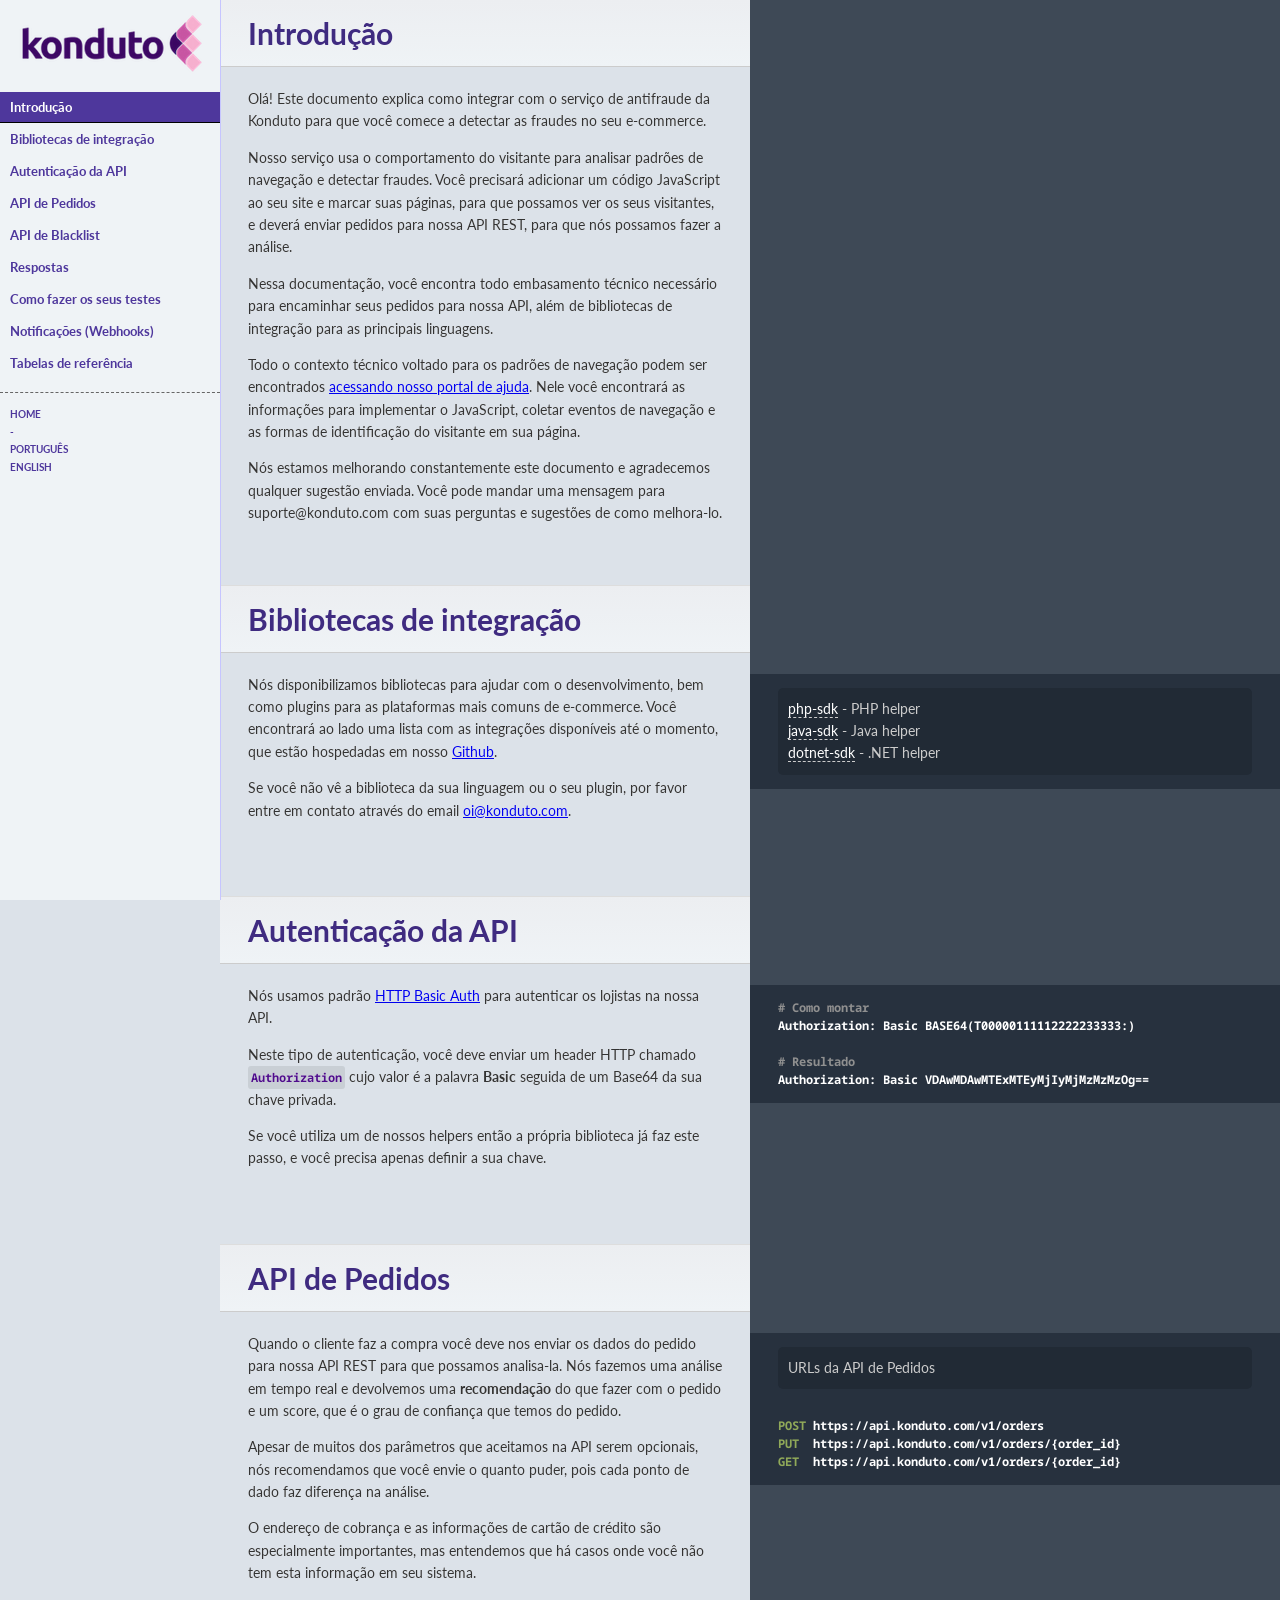
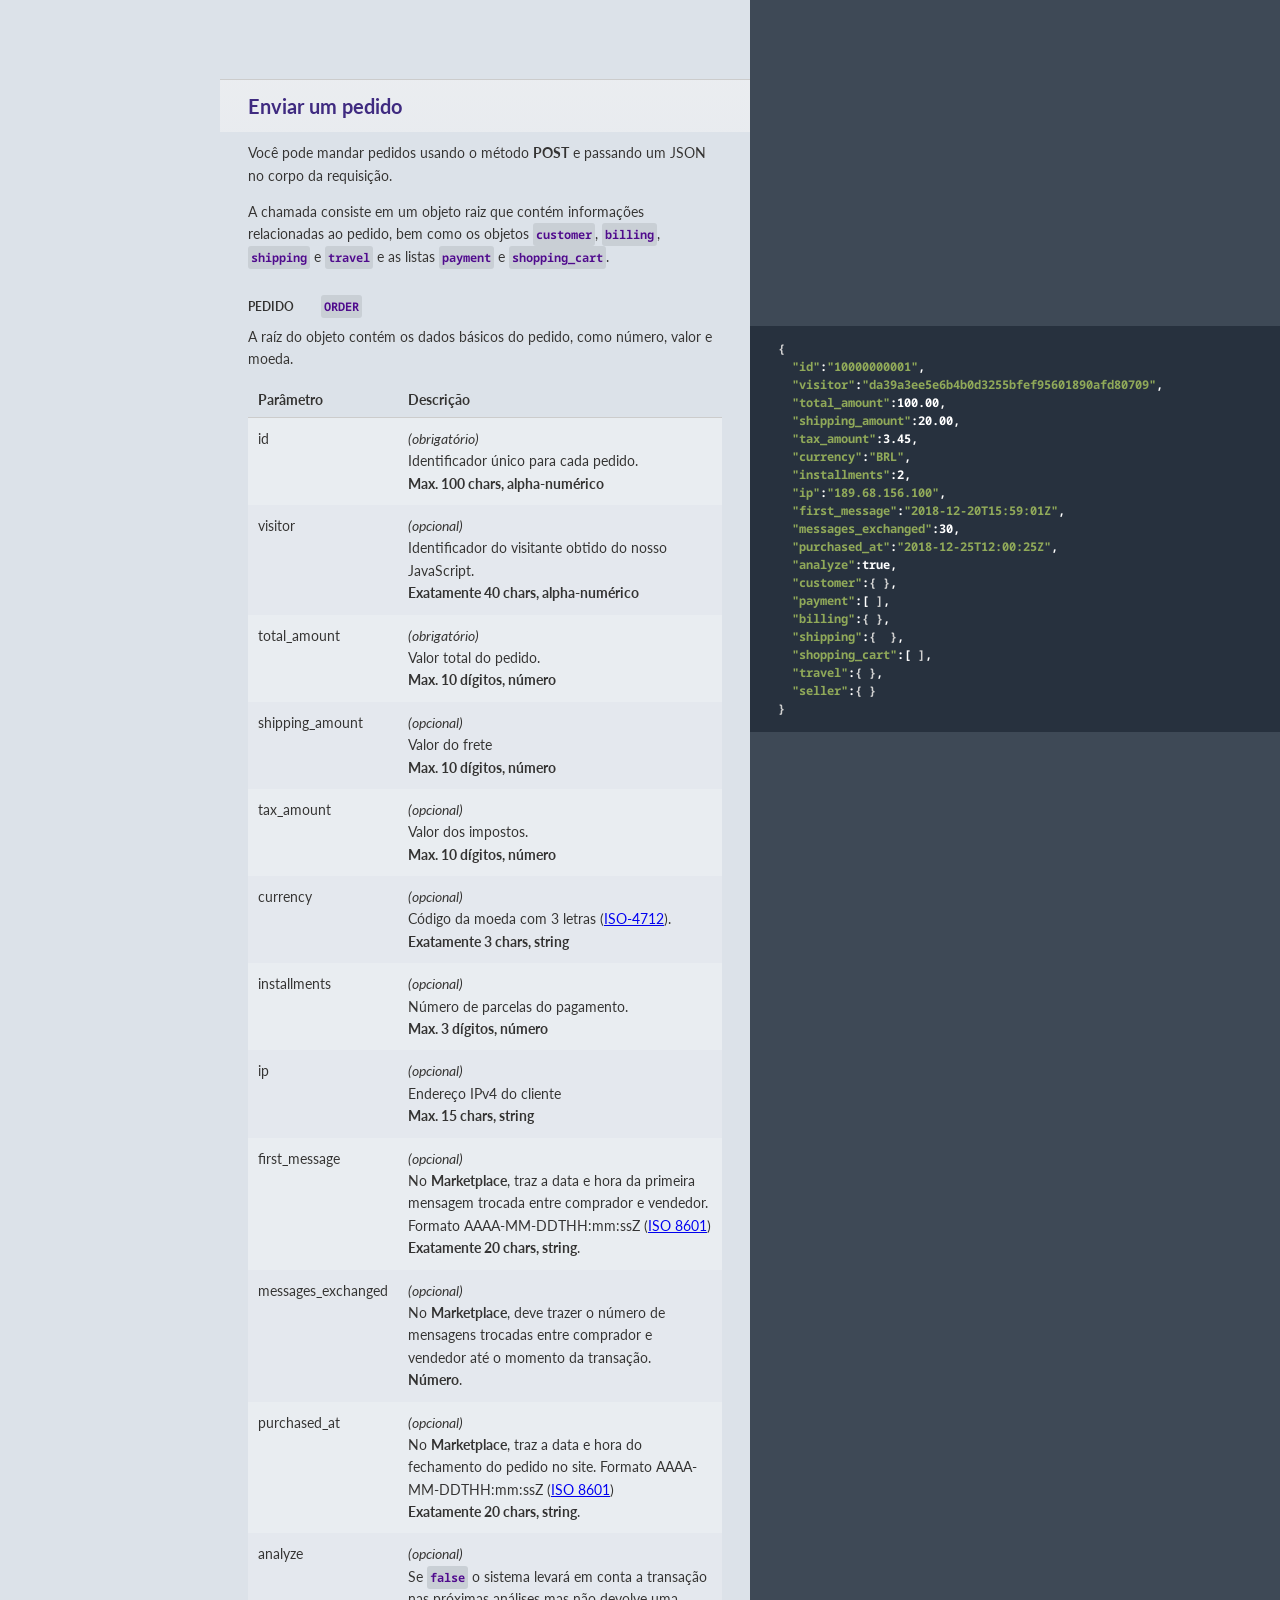
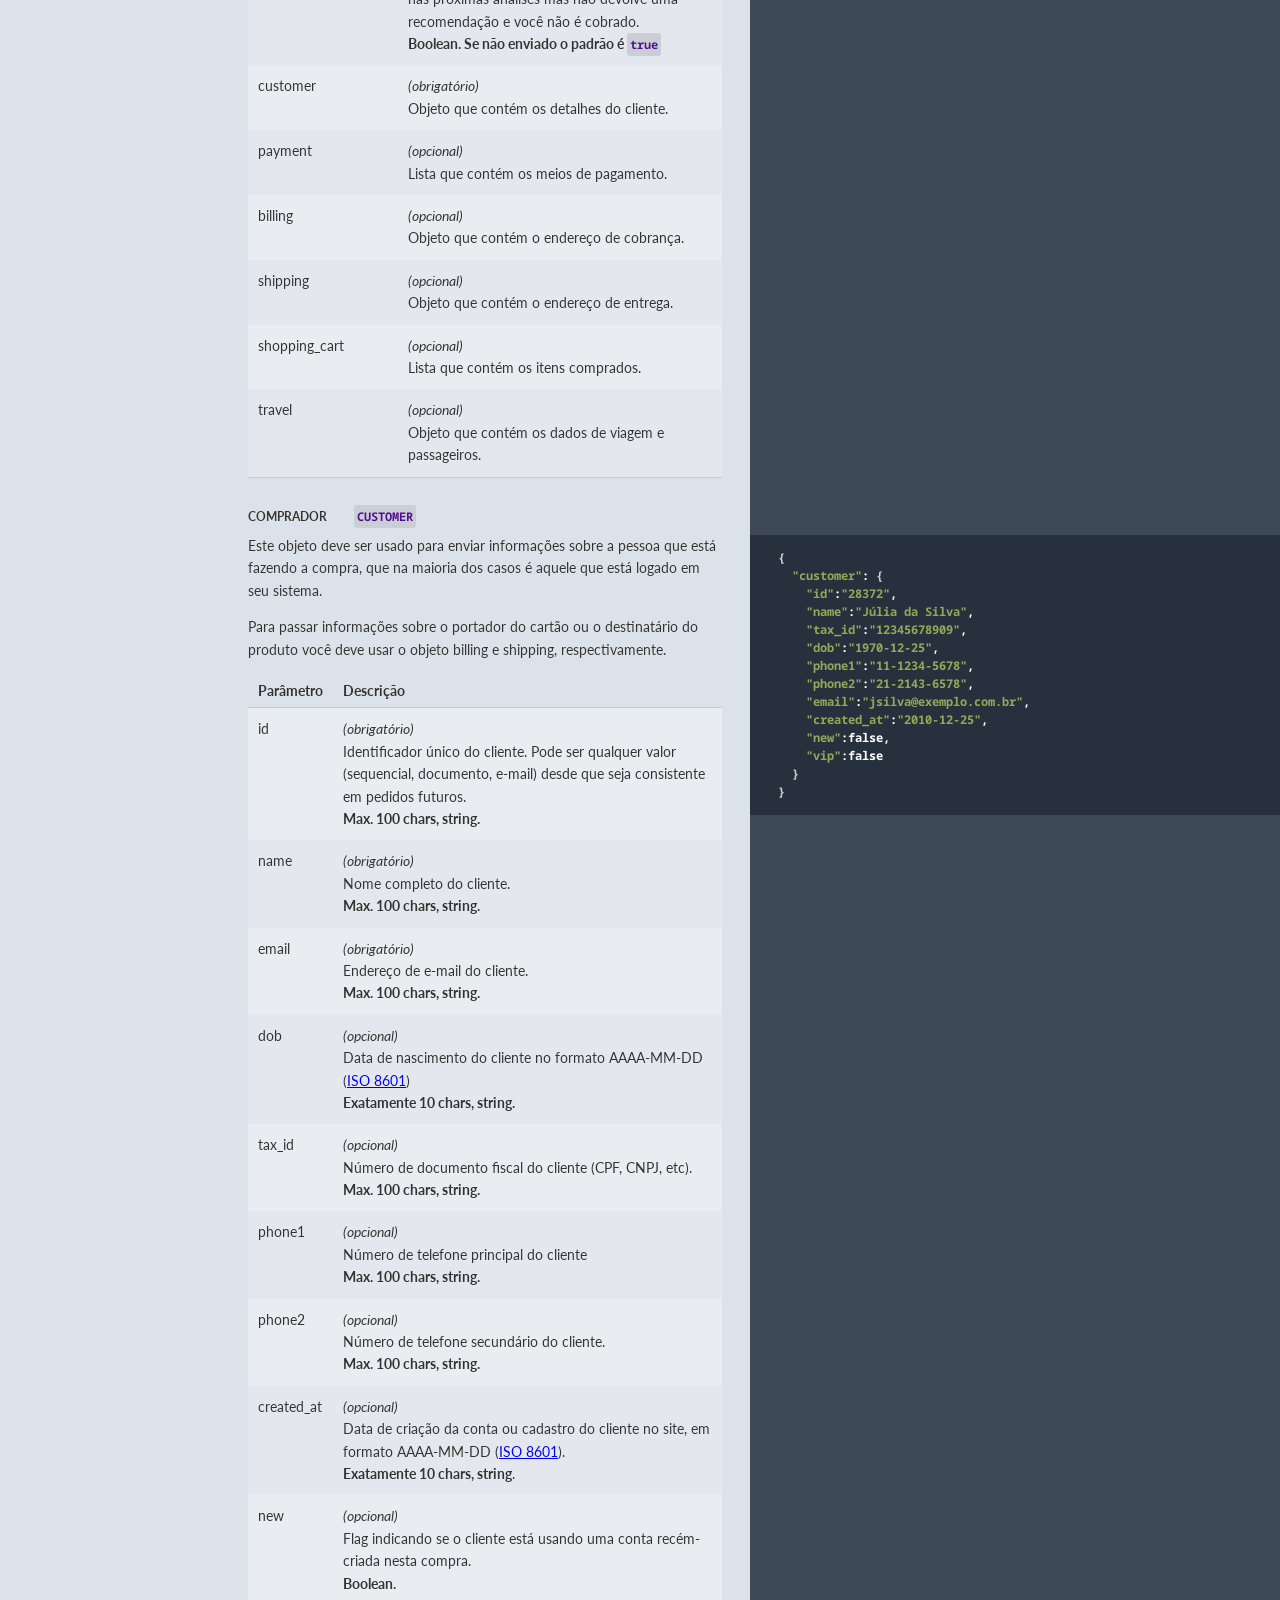
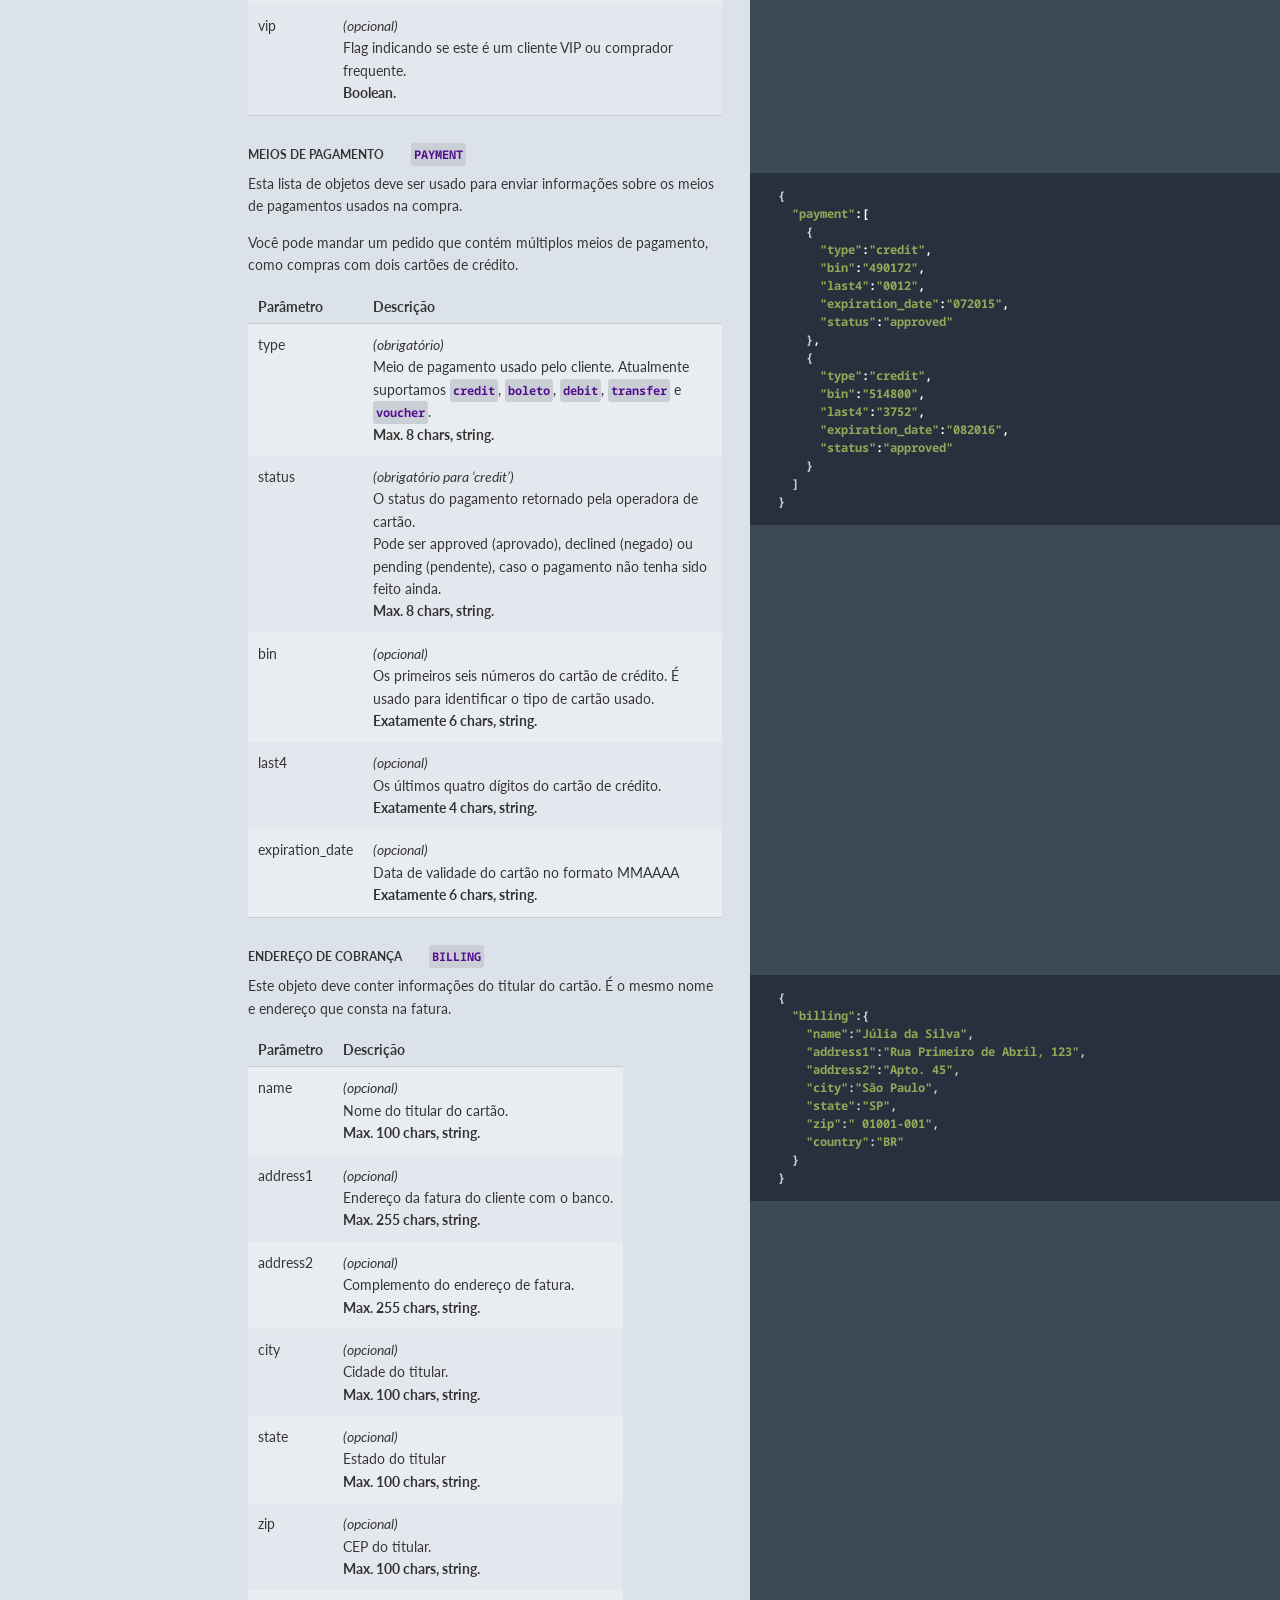
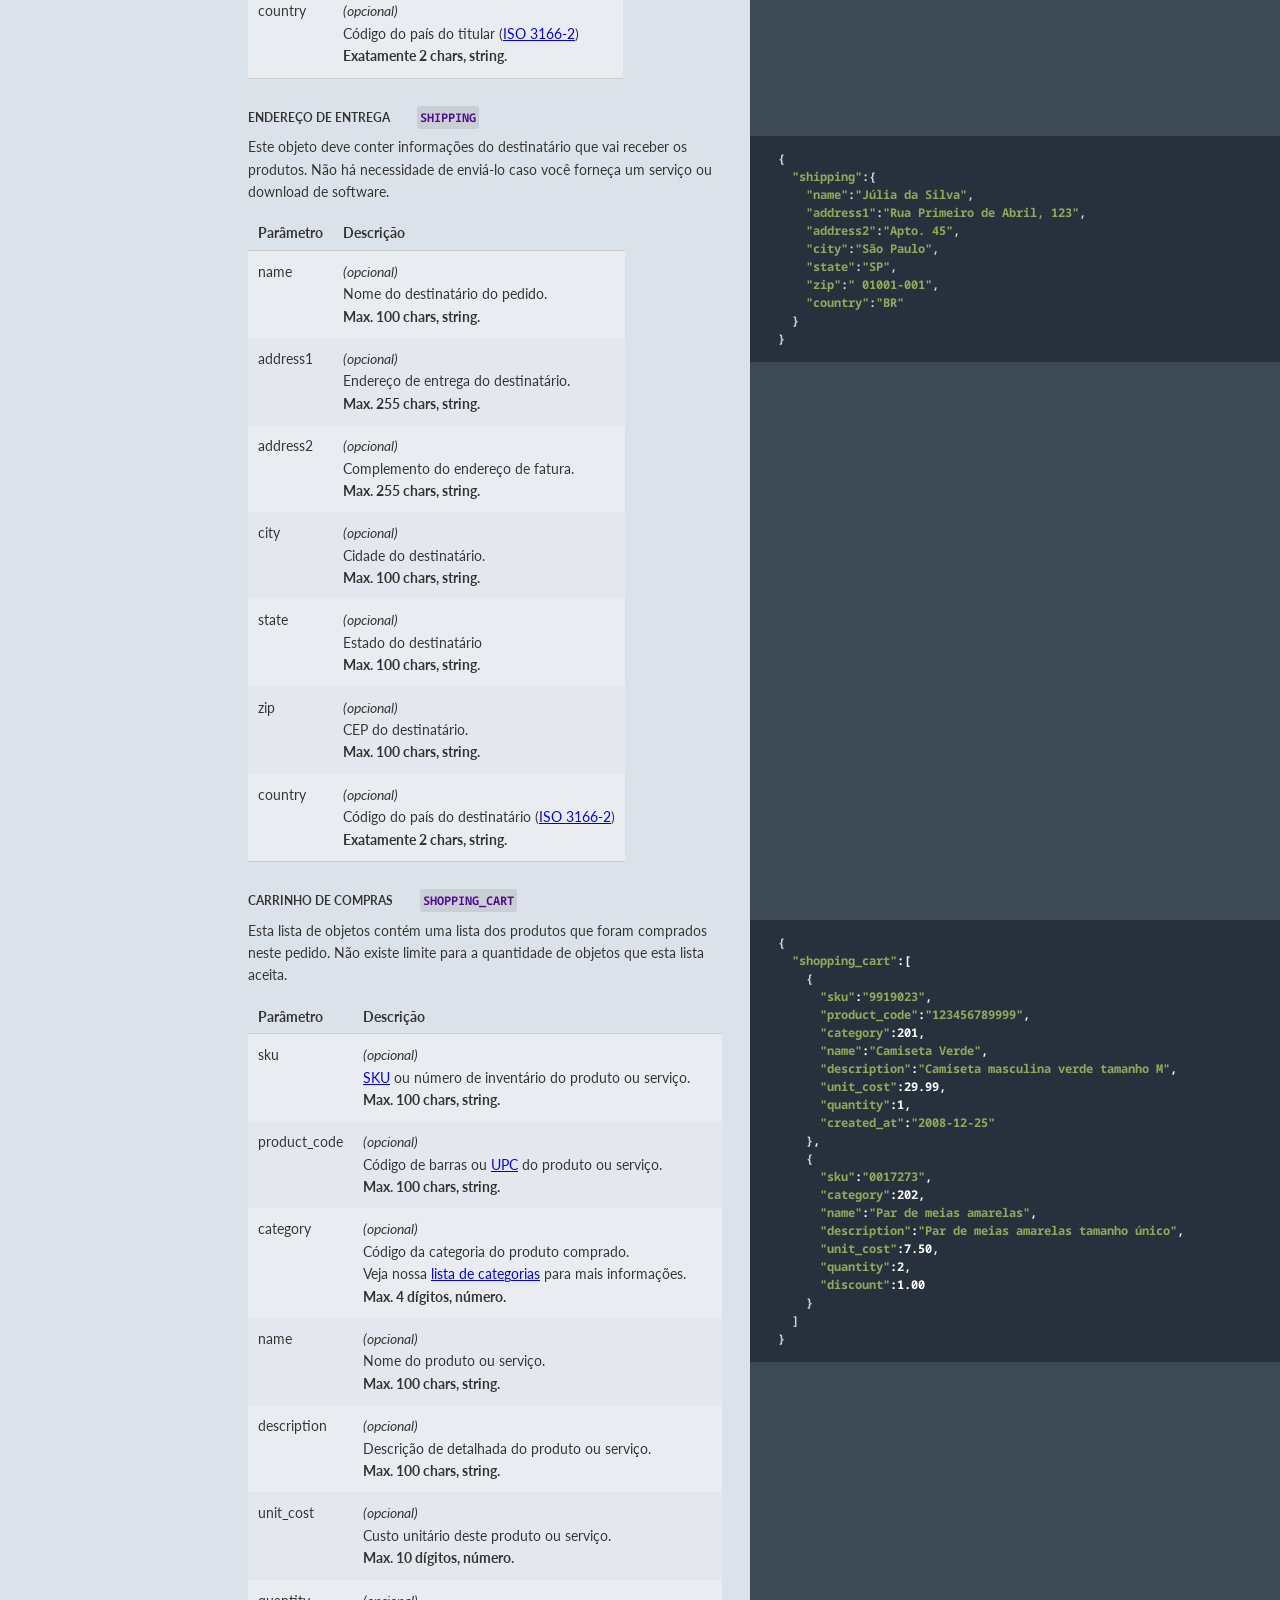
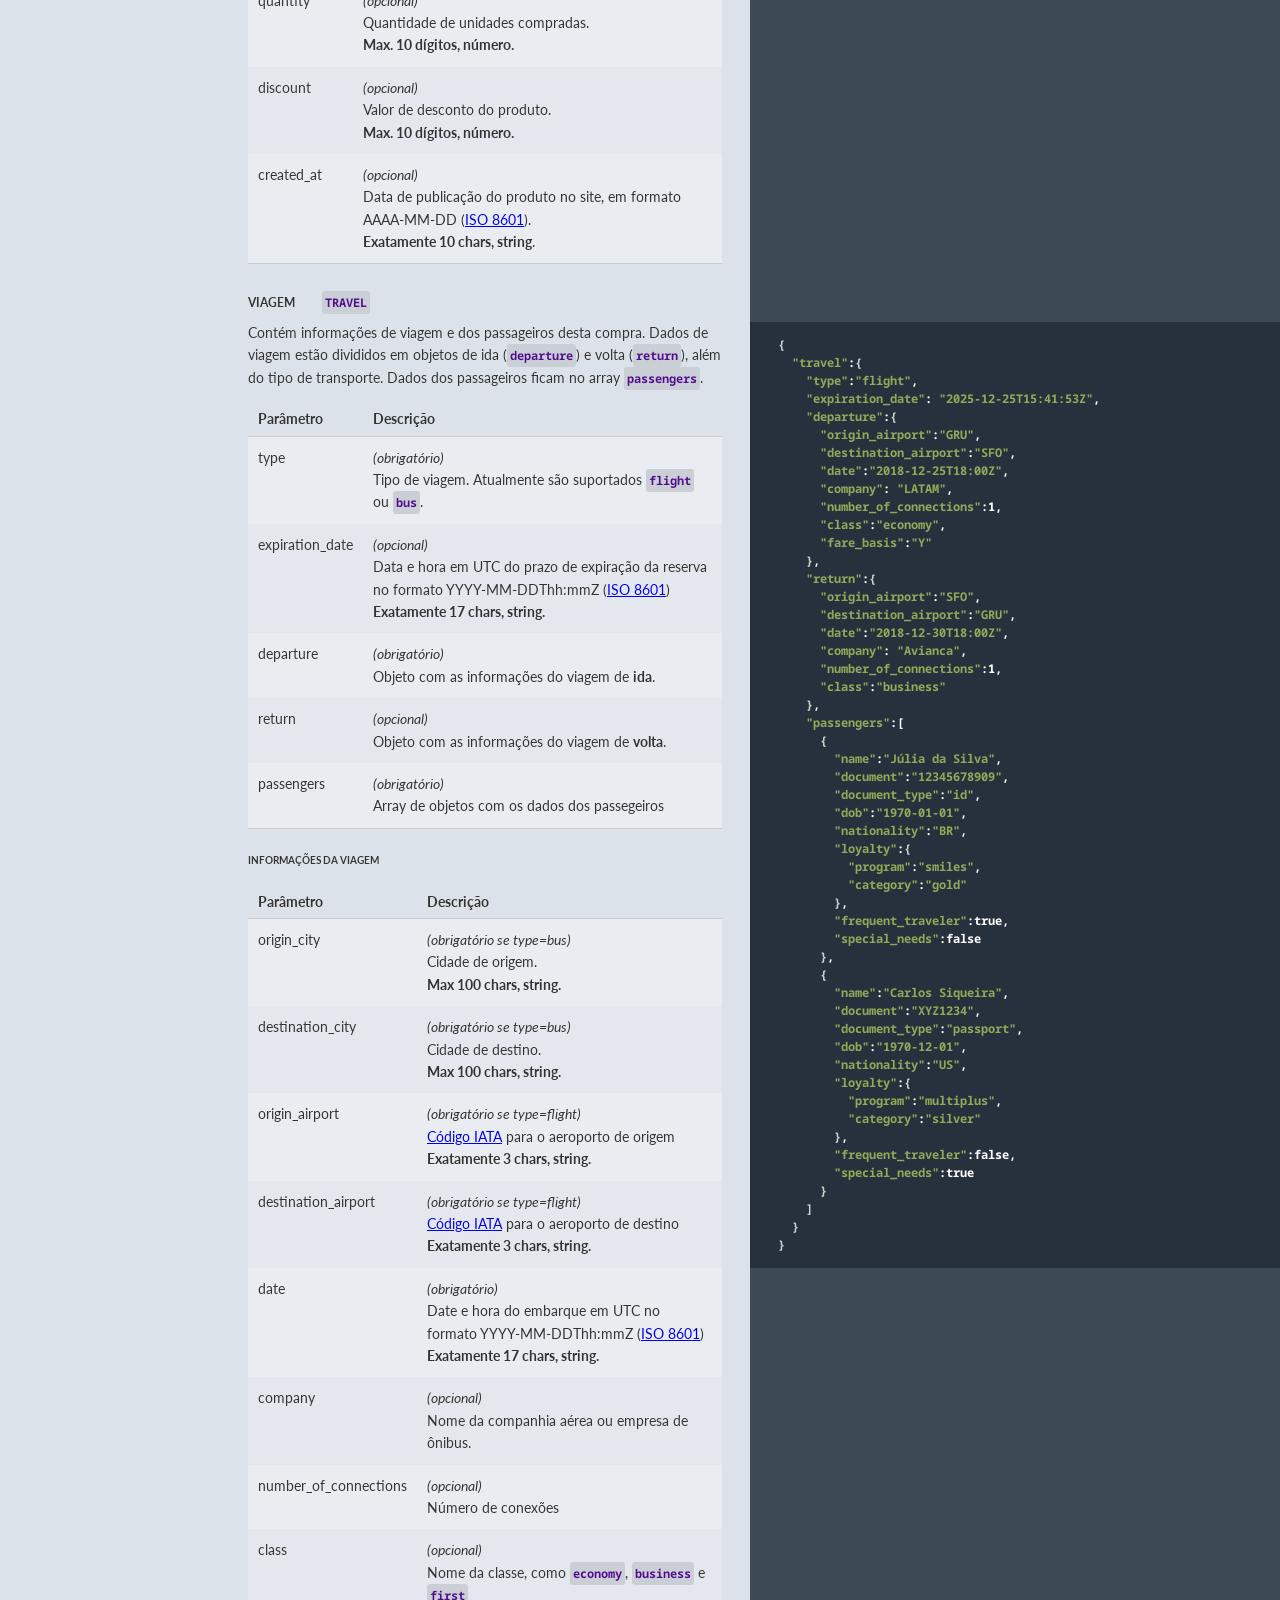
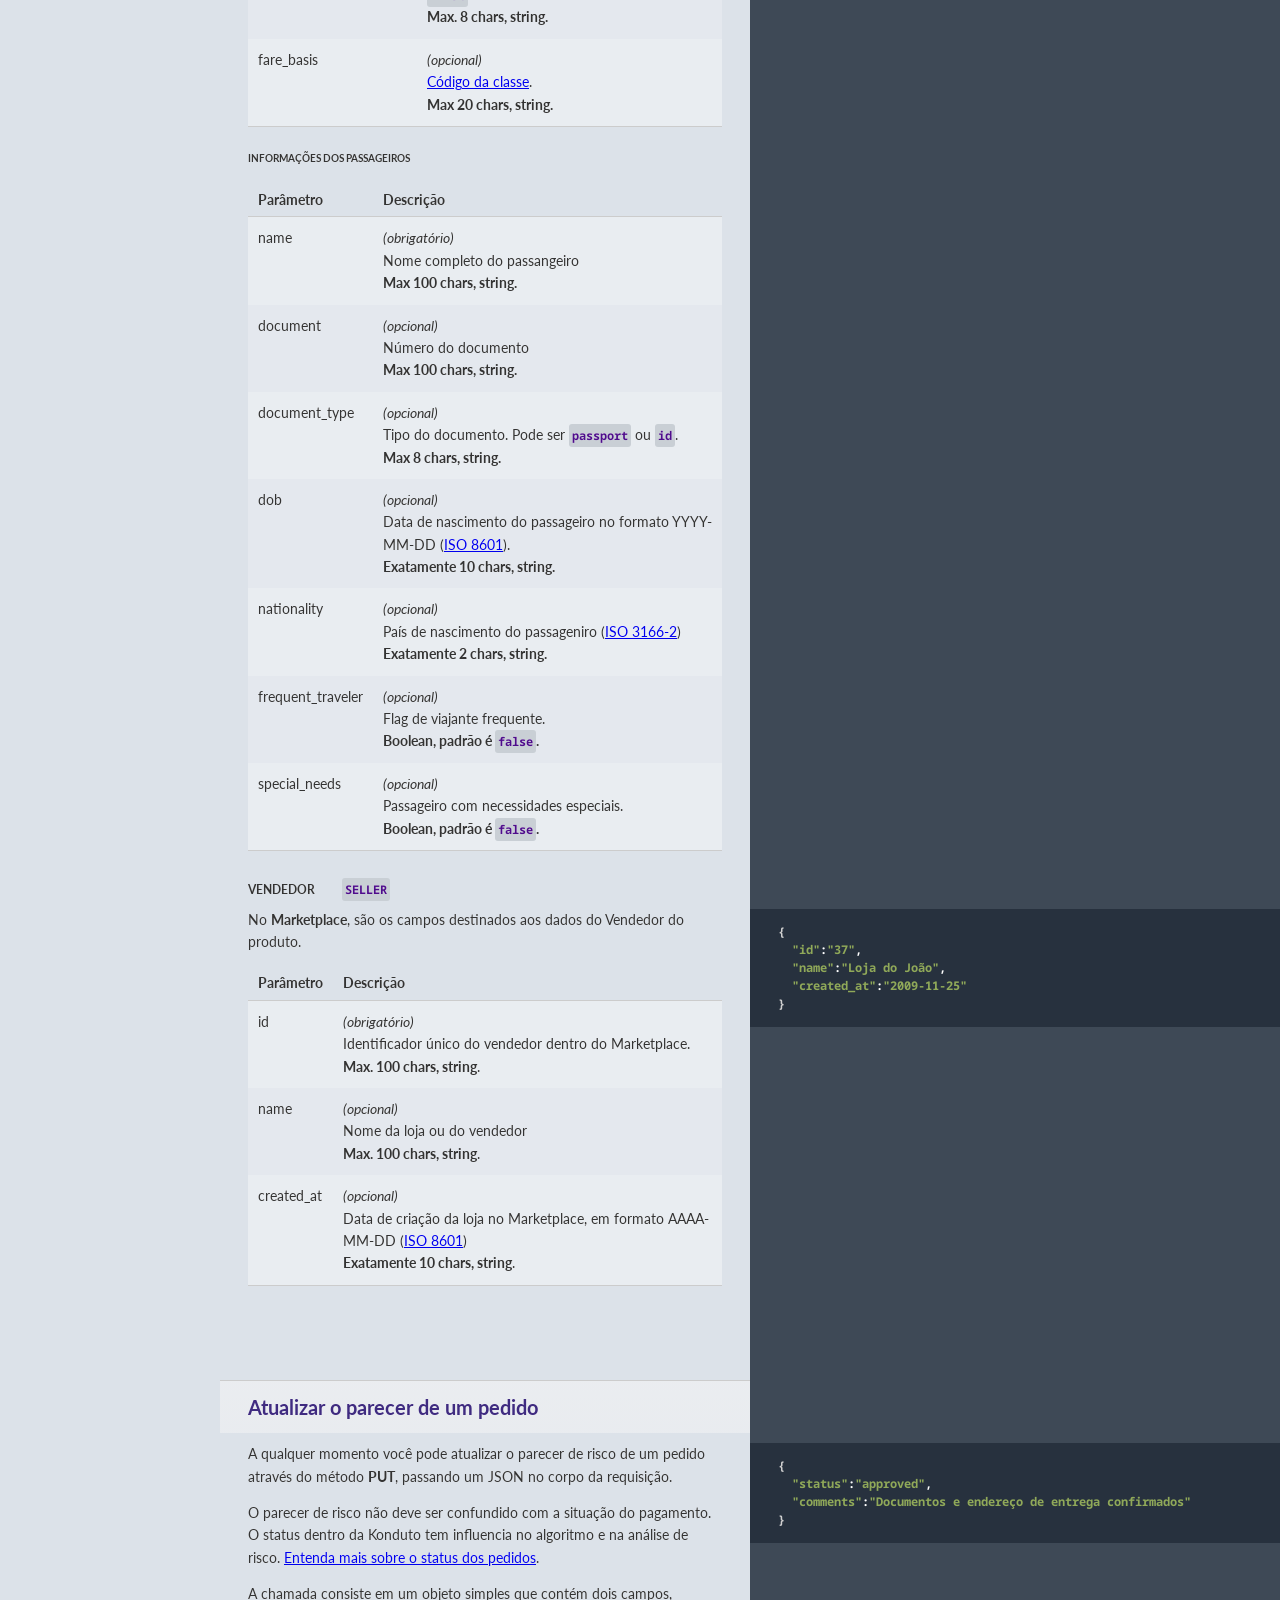
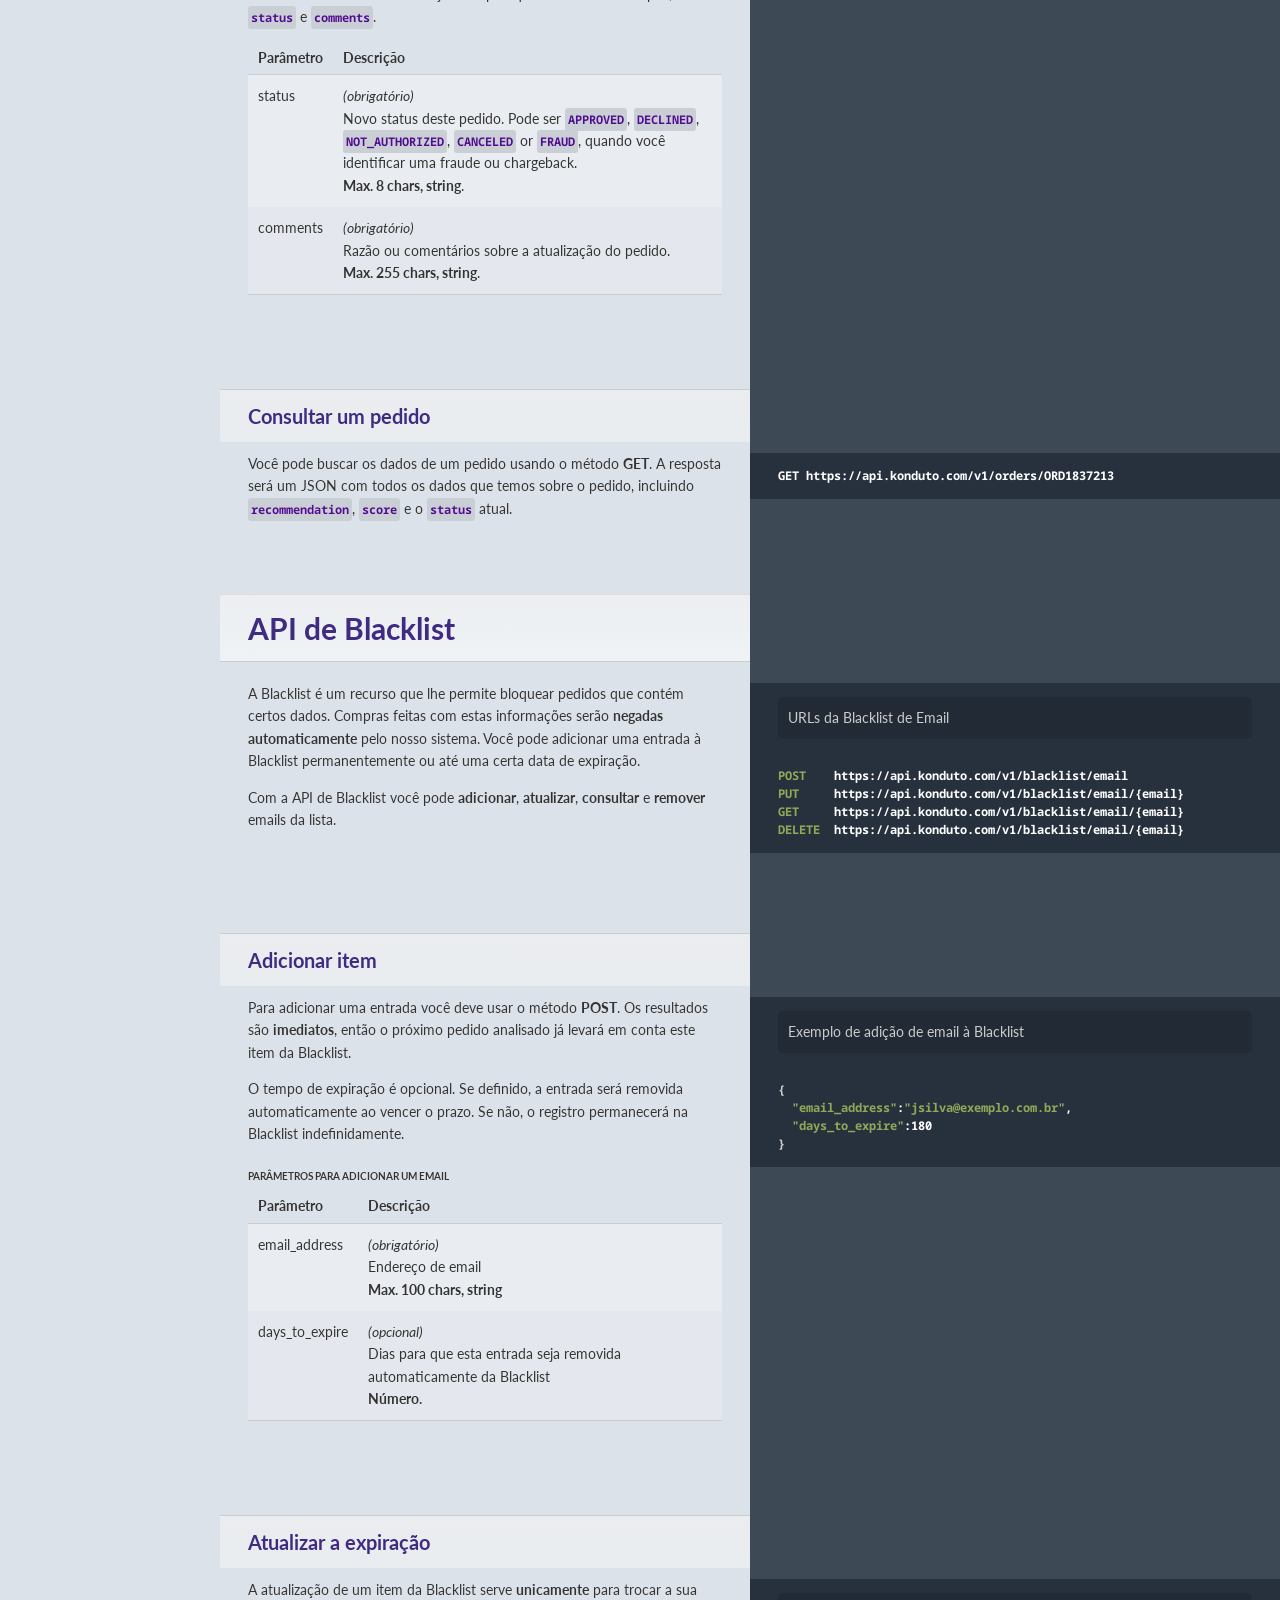
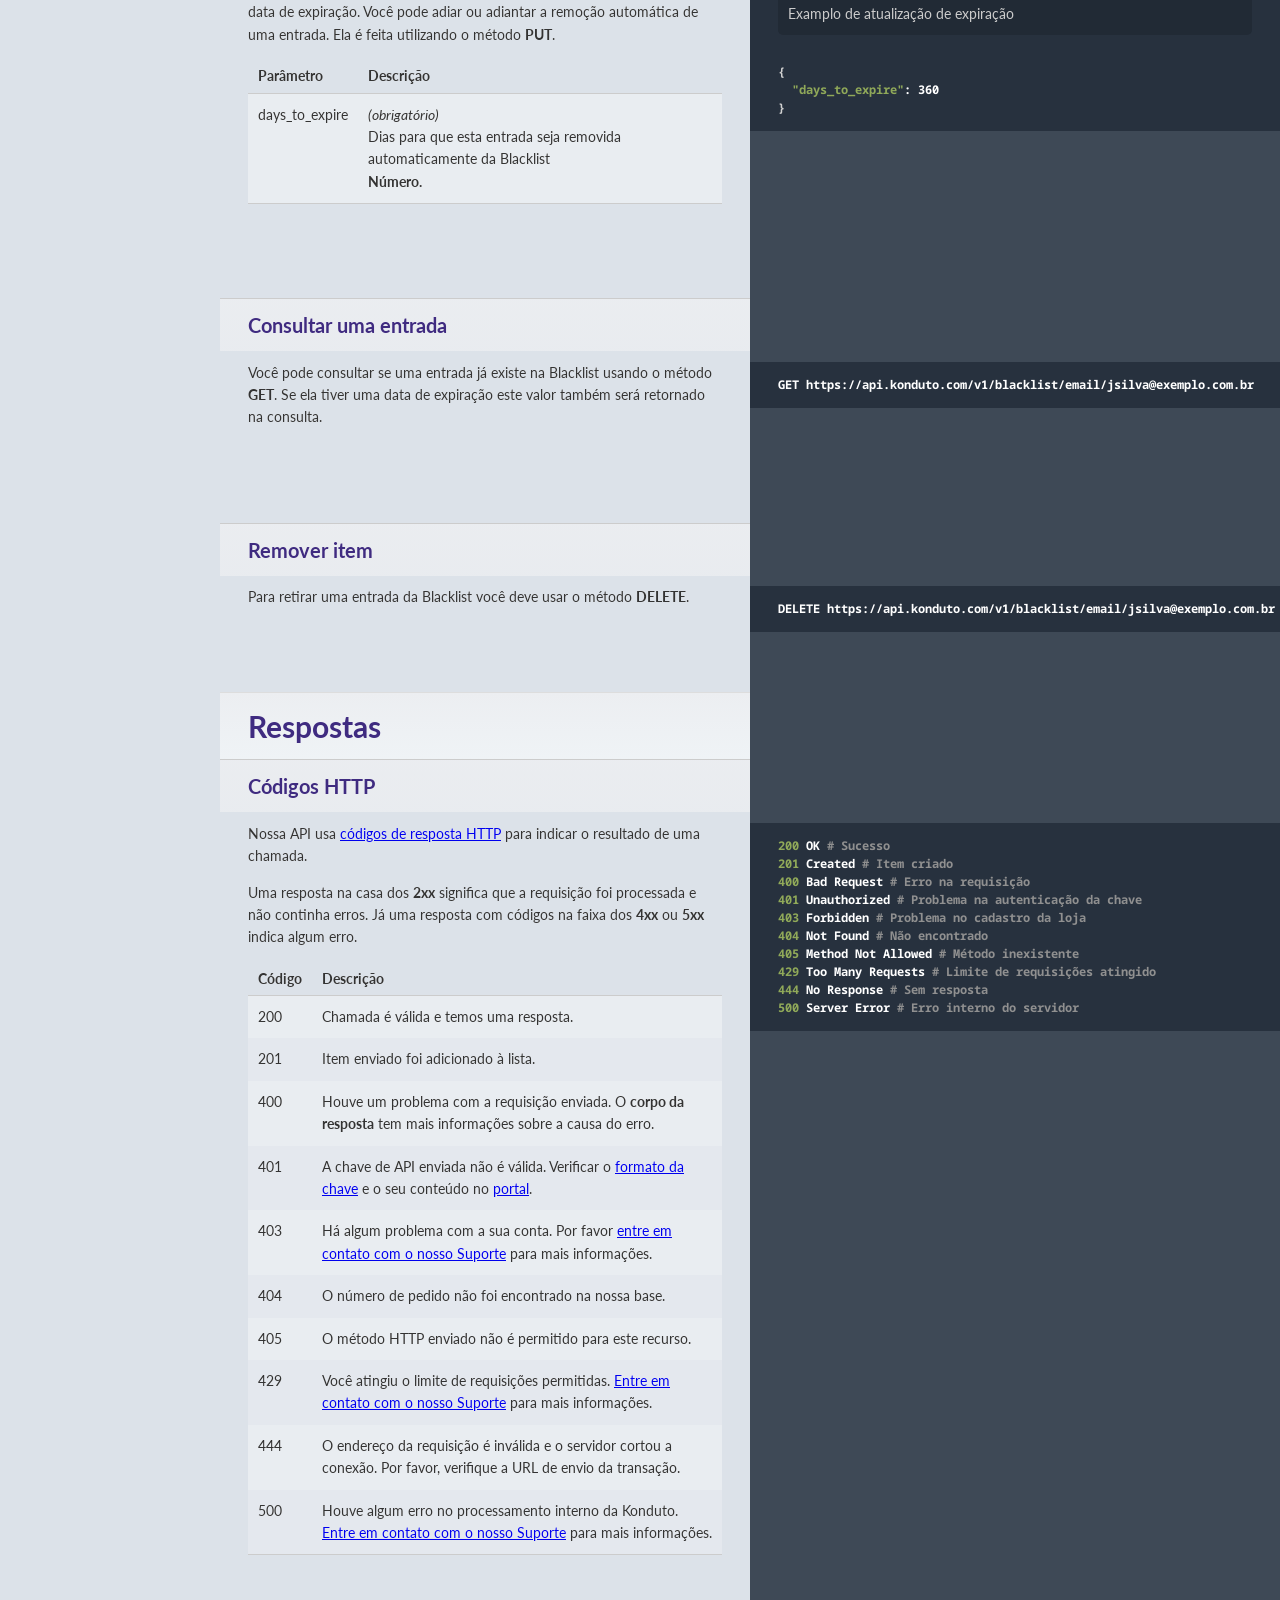
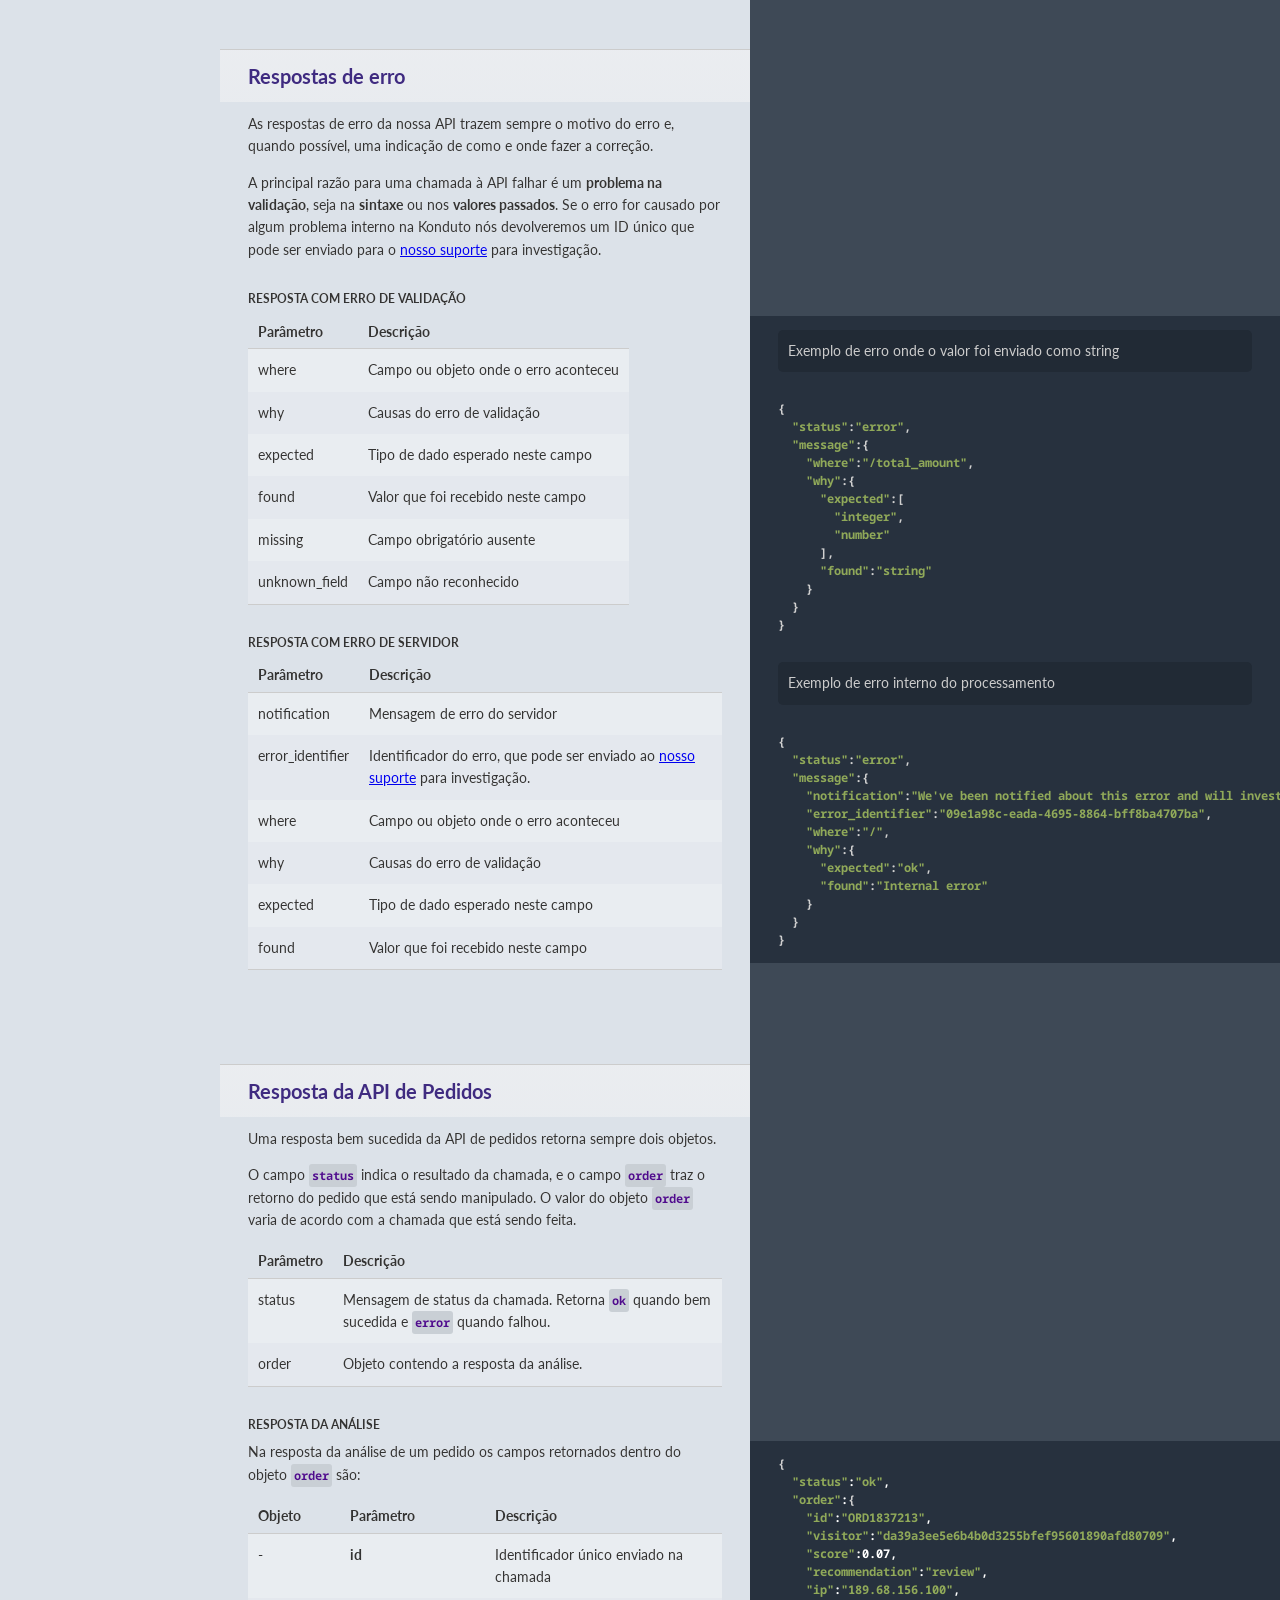
<file: pt/index.html>
<!doctype html>
<html>
  <head>
    <meta charset="utf-8">
    <meta content="IE=edge,chrome=1" http-equiv="X-UA-Compatible">
    <meta name="viewport" content="width=device-width, initial-scale=1, maximum-scale=1">
    <title>API | Konduto</title>

    <link href="../stylesheets/screen.css" rel="stylesheet" type="text/css" media="screen" />
    <link href="../stylesheets/print.css" rel="stylesheet" type="text/css" media="print" />
    <link rel="icon" type="image/png" href="/favicon.ico" />
    <link href="https://fonts.googleapis.com/css?family=Lato:400,700|Droid+Sans+Mono|Droid+Sans:400,700" rel="stylesheet" type="text/css">
    <script src="https://ajax.googleapis.com/ajax/libs/jquery/2.1.3/jquery.min.js"></script>
    <script src="../javascripts/all.js" type="text/javascript"></script>

  </head>

  <body class="pt pt_index">
    <a href="#" id="nav-button">
      <span>
        NAV
        <img src="../images/navbar.png" />
      </span>
    </a>
    <div class="tocify-wrapper">
      <p align="center">
        <a href="https://www.konduto.com">
          <img src="../images/logo.png" />
        </a>
      </p>
      <div id="toc">
      </div>
        <ul class="toc-footer">
            <li><a href='https://www.konduto.com'>HOME</a></li>
            <li><a href='#'>-</a></li>
            <li><a href='/pt'>PORTUGUÊS</a></li>
            <li><a href='/en'>ENGLISH</a></li>
        </ul>
    </div>
    <div class="page-wrapper">
      <div class="dark-box"></div>
      <div class="content">
        <h1 id="introdução">Introdução</h1>

<p>Olá! Este documento explica como integrar com o serviço de antifraude da
Konduto para que você comece a detectar as fraudes no seu e-commerce.</p>

<p>Nosso serviço usa o comportamento do visitante para analisar padrões de
navegação e detectar fraudes. Você precisará adicionar um código
JavaScript ao seu site e marcar suas páginas, para que possamos ver os
seus visitantes, e deverá enviar pedidos para nossa API REST, para que
nós possamos fazer a análise.</p>

<p>Nessa documentação, você encontra todo embasamento técnico necessário
para encaminhar seus pedidos para nossa API, além de bibliotecas de
integração para as principais linguagens.</p>

<p>Todo o contexto técnico voltado para os padrões de navegação podem ser
encontrados <a href="http://ajuda.konduto.com" target="_blank">acessando
nosso portal de ajuda</a>. Nele você encontrará as informações para
implementar o JavaScript, coletar eventos de navegação e as formas de
identificação do visitante em sua página.</p>

<p>Nós estamos melhorando constantemente este documento e agradecemos
qualquer sugestão enviada. Você pode mandar uma mensagem para
suporte@konduto.com com suas perguntas e sugestões de como melhora-lo.</p>

<h1 id="bibliotecas-de-integração">Bibliotecas de integração</h1>

<blockquote>
<p><a href="https://github.com/konduto/php-sdk">php-sdk</a> - PHP helper<br>
<a href="https://github.com/konduto/java-sdk">java-sdk</a> - Java helper<br>
<a href="https://github.com/konduto/dotnet-sdk">dotnet-sdk</a> - .NET helper  </p>
</blockquote>

<p>Nós disponibilizamos bibliotecas para ajudar com o desenvolvimento, bem
como plugins para as plataformas mais comuns de e-commerce. Você
encontrará ao lado uma lista com as integrações disponíveis até o
momento, que estão hospedadas em nosso <a href="https://github.com/konduto">Github</a>.</p>

<p>Se você não vê a biblioteca da sua linguagem ou o seu plugin, por favor
entre em contato através do email <a href="mailto:oi@konduto.com">oi@konduto.com</a>.</p>

<h1 id="autenticação-da-api">Autenticação da API</h1>
<pre class="highlight conf"><code><span class="c"># Como montar
</span><span class="n">Authorization</span>: <span class="n">Basic</span> <span class="n">BASE64</span>(<span class="n">T00000111112222233333</span>:)

<span class="c"># Resultado
</span><span class="n">Authorization</span>: <span class="n">Basic</span> <span class="n">VDAwMDAwMTExMTEyMjIyMjMzMzMzOg</span>==
</code></pre>

<p>Nós usamos padrão <a href="https://en.wikipedia.org/wiki/Basic_access_authentication">HTTP Basic Auth</a>
para autenticar os lojistas na nossa API.</p>

<p>Neste tipo de autenticação, você deve enviar um header HTTP chamado
<code class="prettyprint">Authorization</code> cujo valor é a palavra <strong>Basic</strong> seguida de um Base64 da
sua chave privada.</p>

<p>Se você utiliza um de nossos helpers então a própria biblioteca já faz
este passo, e você precisa apenas definir a sua chave.</p>

<h1 id="api-de-pedidos">API de Pedidos</h1>

<blockquote>
<p>URLs da API de Pedidos</p>
</blockquote>
<pre class="highlight apache"><code><span class="ss">POST</span> https://api.konduto.com/v1/orders
<span class="ss">PUT</span>  https://api.konduto.com/v1/orders/{order_id}
<span class="ss">GET</span>  https://api.konduto.com/v1/orders/{order_id}
</code></pre>

<p>Quando o cliente faz a compra você deve nos enviar os dados do pedido
para nossa API REST para que possamos analisa-la. Nós fazemos uma análise
em tempo real e devolvemos uma <strong>recomendação</strong> do que fazer com o
pedido e um score, que é o grau de confiança que temos do pedido.</p>

<p>Apesar de muitos dos parâmetros que aceitamos na API serem opcionais,
nós recomendamos que você envie o quanto puder, pois cada ponto de dado
faz diferença na análise.</p>

<p>O endereço de cobrança e as informações de cartão de crédito são
especialmente importantes, mas entendemos que há casos onde você não tem
esta informação em seu sistema.</p>

<h2 id="enviar-um-pedido">Enviar um pedido</h2>

<p>Você pode mandar pedidos usando o método <strong>POST</strong> e passando um JSON no
corpo da requisição.</p>

<p>A chamada consiste em um objeto raiz que contém informações
relacionadas ao pedido, bem como os objetos <code class="prettyprint">customer</code>, <code class="prettyprint">billing</code>,
<code class="prettyprint">shipping</code> e <code class="prettyprint">travel</code> e as listas <code class="prettyprint">payment</code> e <code class="prettyprint">shopping_cart</code>.</p>

<h3 id="pedido-&nbsp;-&nbsp;-&nbsp;-&nbsp;-order">Pedido &nbsp; &nbsp; &nbsp; &nbsp; <code class="prettyprint">order</code></h3>
<pre class="highlight shell"><code><span class="o">{</span>
  <span class="s2">"id"</span>:<span class="s2">"10000000001"</span>,
  <span class="s2">"visitor"</span>:<span class="s2">"da39a3ee5e6b4b0d3255bfef95601890afd80709"</span>,
  <span class="s2">"total_amount"</span>:100.00,
  <span class="s2">"shipping_amount"</span>:20.00,
  <span class="s2">"tax_amount"</span>:3.45,
  <span class="s2">"currency"</span>:<span class="s2">"BRL"</span>,
  <span class="s2">"installments"</span>:2,
  <span class="s2">"ip"</span>:<span class="s2">"189.68.156.100"</span>,
  <span class="s2">"first_message"</span>:<span class="s2">"2018-12-20T15:59:01Z"</span>,
  <span class="s2">"messages_exchanged"</span>:30,
  <span class="s2">"purchased_at"</span>:<span class="s2">"2018-12-25T12:00:25Z"</span>,
  <span class="s2">"analyze"</span>:true,
  <span class="s2">"customer"</span>:<span class="o">{</span> <span class="o">}</span>,
  <span class="s2">"payment"</span>:[ <span class="o">]</span>,
  <span class="s2">"billing"</span>:<span class="o">{</span> <span class="o">}</span>,
  <span class="s2">"shipping"</span>:<span class="o">{</span>  <span class="o">}</span>,
  <span class="s2">"shopping_cart"</span>:[ <span class="o">]</span>,
  <span class="s2">"travel"</span>:<span class="o">{</span> <span class="o">}</span>,
  <span class="s2">"seller"</span>:<span class="o">{</span> <span class="o">}</span>
<span class="o">}</span>
</code></pre>

<p>A raíz do objeto contém os dados básicos do pedido, como número,
valor e moeda.</p>

<table><thead>
<tr>
<th>Parâmetro</th>
<th>Descrição</th>
</tr>
</thead><tbody>
<tr>
<td>id</td>
<td><em>(obrigatório)</em> <br /> Identificador único para cada pedido.<br /> <strong>Max. 100 chars, alpha-numérico</strong></td>
</tr>
<tr>
<td>visitor</td>
<td><em>(opcional)</em> <br /> Identificador do visitante obtido do nosso JavaScript.<br /> <strong>Exatamente 40 chars, alpha-numérico</strong></td>
</tr>
<tr>
<td>total_amount</td>
<td><em>(obrigatório)</em> <br /> Valor total do pedido.<br><strong>Max. 10 dígitos, número</strong></td>
</tr>
<tr>
<td>shipping_amount</td>
<td><em>(opcional)</em> <br /> Valor do frete<br><strong>Max. 10 dígitos, número</strong></td>
</tr>
<tr>
<td>tax_amount</td>
<td><em>(opcional)</em> <br /> Valor dos impostos.<br><strong>Max. 10 dígitos, número</strong></td>
</tr>
<tr>
<td>currency</td>
<td><em>(opcional)</em> <br /> Código da moeda com 3 letras (<a href="https://pt.wikipedia.org/wiki/ISO_4217">ISO-4712</a>). <br /><strong>Exatamente 3 chars, string</strong></td>
</tr>
<tr>
<td>installments</td>
<td><em>(opcional)</em> <br /> Número de parcelas do pagamento.<br /> <strong>Max. 3 dígitos, número</strong></td>
</tr>
<tr>
<td>ip</td>
<td><em>(opcional)</em> <br /> Endereço IPv4 do cliente<br><strong>Max. 15 chars, string</strong></td>
</tr>
<tr>
<td>first_message</td>
<td><em>(opcional)</em> <br /> No <strong>Marketplace</strong>, traz a data e hora da primeira mensagem trocada entre comprador e vendedor. Formato AAAA-MM-DDTHH:mm:ssZ (<a href="https://pt.wikipedia.org/wiki/ISO_8601">ISO 8601</a>)<br /> <strong>Exatamente 20 chars, string</strong>.</td>
</tr>
<tr>
<td>messages_exchanged</td>
<td><em>(opcional)</em> <br /> No <strong>Marketplace</strong>, deve trazer o número de mensagens trocadas entre comprador e vendedor até o momento da transação.<br /> <strong>Número</strong>.</td>
</tr>
<tr>
<td>purchased_at</td>
<td><em>(opcional)</em> <br /> No <strong>Marketplace</strong>, traz a data e hora do fechamento do pedido no site. Formato AAAA-MM-DDTHH:mm:ssZ (<a href="https://pt.wikipedia.org/wiki/ISO_8601">ISO 8601</a>)<br /> <strong>Exatamente 20 chars, string</strong>.</td>
</tr>
<tr>
<td>analyze</td>
<td><em>(opcional)</em> <br /> Se <code class="prettyprint">false</code> o sistema levará em conta a transação nas próximas análises mas não devolve uma recomendação e você não é cobrado. <br /><strong>Boolean. Se não enviado o padrão é <code class="prettyprint">true</code></strong></td>
</tr>
<tr>
<td>customer</td>
<td><em>(obrigatório)</em> <br /> Objeto que contém os detalhes do cliente.</td>
</tr>
<tr>
<td>payment</td>
<td><em>(opcional)</em> <br /> Lista que contém os meios de pagamento.</td>
</tr>
<tr>
<td>billing</td>
<td><em>(opcional)</em> <br /> Objeto que contém o endereço de cobrança.</td>
</tr>
<tr>
<td>shipping</td>
<td><em>(opcional)</em> <br /> Objeto que contém o endereço de entrega.</td>
</tr>
<tr>
<td>shopping_cart</td>
<td><em>(opcional)</em> <br /> Lista que contém os itens comprados.</td>
</tr>
<tr>
<td>travel</td>
<td><em>(opcional)</em> <br /> Objeto que contém os dados de viagem e passageiros.</td>
</tr>
</tbody></table>

<h3 id="comprador-&nbsp;-&nbsp;-&nbsp;-&nbsp;-customer">Comprador &nbsp; &nbsp; &nbsp; &nbsp; <code class="prettyprint">customer</code></h3>
<pre class="highlight shell"><code><span class="o">{</span>
  <span class="s2">"customer"</span>: <span class="o">{</span>
    <span class="s2">"id"</span>:<span class="s2">"28372"</span>,
    <span class="s2">"name"</span>:<span class="s2">"Júlia da Silva"</span>,
    <span class="s2">"tax_id"</span>:<span class="s2">"12345678909"</span>,
    <span class="s2">"dob"</span>:<span class="s2">"1970-12-25"</span>,
    <span class="s2">"phone1"</span>:<span class="s2">"11-1234-5678"</span>,
    <span class="s2">"phone2"</span>:<span class="s2">"21-2143-6578"</span>,
    <span class="s2">"email"</span>:<span class="s2">"jsilva@exemplo.com.br"</span>,
    <span class="s2">"created_at"</span>:<span class="s2">"2010-12-25"</span>,
    <span class="s2">"new"</span>:false,
    <span class="s2">"vip"</span>:false
  <span class="o">}</span>
<span class="o">}</span>
</code></pre>

<p>Este objeto deve ser usado para enviar informações sobre a pessoa que
está fazendo a compra, que na maioria dos casos é aquele que está
logado em seu sistema.</p>

<p>Para passar informações sobre o portador do cartão ou o destinatário
do produto você deve usar o objeto billing e shipping,
respectivamente.</p>

<table><thead>
<tr>
<th>Parâmetro</th>
<th>Descrição</th>
</tr>
</thead><tbody>
<tr>
<td>id</td>
<td><em>(obrigatório)</em> <br /> Identificador único do cliente. Pode ser qualquer valor (sequencial, documento, e-mail) desde que seja consistente em pedidos futuros.<br /><strong>Max. 100 chars, string.</strong></td>
</tr>
<tr>
<td>name</td>
<td><em>(obrigatório)</em> <br /> Nome completo do cliente.<br><strong>Max. 100 chars, string.</strong></td>
</tr>
<tr>
<td>email</td>
<td><em>(obrigatório)</em> <br /> Endereço de e-mail do cliente.<br /><strong>Max. 100 chars, string.</strong></td>
</tr>
<tr>
<td>dob</td>
<td><em>(opcional)</em> <br /> Data de nascimento do cliente no formato AAAA-MM-DD (<a href="https://pt.wikipedia.org/wiki/ISO_8601">ISO 8601</a>) <br /><strong>Exatamente 10 chars, string.</strong></td>
</tr>
<tr>
<td>tax_id</td>
<td><em>(opcional)</em> <br /> Número de documento fiscal do cliente (CPF, CNPJ, etc). <br /><strong>Max. 100 chars, string.</strong></td>
</tr>
<tr>
<td>phone1</td>
<td><em>(opcional)</em> <br /> Número de telefone principal do cliente <br /><strong>Max. 100 chars, string.</strong></td>
</tr>
<tr>
<td>phone2</td>
<td><em>(opcional)</em> <br /> Número de telefone secundário do cliente. <br /><strong>Max. 100 chars, string.</strong></td>
</tr>
<tr>
<td>created_at</td>
<td><em>(opcional)</em> <br /> Data de criação da conta ou cadastro do cliente no site, em formato AAAA-MM-DD (<a href="https://pt.wikipedia.org/wiki/ISO_8601">ISO 8601</a>).<br /> <strong>Exatamente 10 chars, string</strong>.</td>
</tr>
<tr>
<td>new</td>
<td><em>(opcional)</em> <br /> Flag indicando se o cliente está usando uma conta recém-criada nesta compra.<br /><strong>Boolean.</strong></td>
</tr>
<tr>
<td>vip</td>
<td><em>(opcional)</em> <br /> Flag indicando se este é um cliente VIP ou comprador frequente. <br /><strong>Boolean.</strong></td>
</tr>
</tbody></table>

<h3 id="meios-de-pagamento-&nbsp;-&nbsp;-&nbsp;-&nbsp;-payment">Meios de Pagamento &nbsp; &nbsp; &nbsp; &nbsp; <code class="prettyprint">payment</code></h3>
<pre class="highlight shell"><code><span class="o">{</span>  
  <span class="s2">"payment"</span>:[  
    <span class="o">{</span>  
      <span class="s2">"type"</span>:<span class="s2">"credit"</span>,
      <span class="s2">"bin"</span>:<span class="s2">"490172"</span>,
      <span class="s2">"last4"</span>:<span class="s2">"0012"</span>,
      <span class="s2">"expiration_date"</span>:<span class="s2">"072015"</span>,
      <span class="s2">"status"</span>:<span class="s2">"approved"</span>
    <span class="o">}</span>,
    <span class="o">{</span>  
      <span class="s2">"type"</span>:<span class="s2">"credit"</span>,
      <span class="s2">"bin"</span>:<span class="s2">"514800"</span>,
      <span class="s2">"last4"</span>:<span class="s2">"3752"</span>,
      <span class="s2">"expiration_date"</span>:<span class="s2">"082016"</span>,
      <span class="s2">"status"</span>:<span class="s2">"approved"</span>
    <span class="o">}</span>
  <span class="o">]</span>
<span class="o">}</span>
</code></pre>

<p>Esta lista de objetos deve ser usado para enviar informações sobre os
meios de pagamentos usados na compra.</p>

<p>Você pode mandar um pedido que contém múltiplos meios de pagamento,
como compras com dois cartões de crédito.</p>

<table><thead>
<tr>
<th>Parâmetro</th>
<th>Descrição</th>
</tr>
</thead><tbody>
<tr>
<td>type</td>
<td><em>(obrigatório)</em> <br /> Meio de pagamento usado pelo cliente. Atualmente suportamos <code class="prettyprint">credit</code>, <code class="prettyprint">boleto</code>, <code class="prettyprint">debit</code>, <code class="prettyprint">transfer</code> e <code class="prettyprint">voucher</code>. <br /><strong>Max. 8 chars, string.</strong></td>
</tr>
<tr>
<td>status</td>
<td><em>(obrigatório para &lsquo;credit&rsquo;)</em> <br /> O status do pagamento retornado pela operadora de cartão. <br />Pode ser approved (aprovado), declined (negado) ou pending (pendente), caso o pagamento não tenha sido feito ainda. <br /><strong>Max. 8 chars, string.</strong></td>
</tr>
<tr>
<td>bin</td>
<td><em>(opcional)</em> <br /> Os primeiros seis números do cartão de crédito. É usado para identificar o tipo de cartão usado. <br /><strong>Exatamente 6 chars, string.</strong></td>
</tr>
<tr>
<td>last4</td>
<td><em>(opcional)</em> <br /> Os últimos quatro dígitos do cartão de crédito. <br /><strong>Exatamente 4 chars, string.</strong></td>
</tr>
<tr>
<td>expiration_date</td>
<td><em>(opcional)</em> <br /> Data de validade do cartão no formato MMAAAA <br /><strong>Exatamente 6 chars, string.</strong></td>
</tr>
</tbody></table>

<h3 id="endereço-de-cobrança-&nbsp;-&nbsp;-&nbsp;-&nbsp;-billing">Endereço de Cobrança &nbsp; &nbsp; &nbsp; &nbsp; <code class="prettyprint">billing</code></h3>
<pre class="highlight json"><code><span class="p">{</span><span class="w">  
  </span><span class="s2">"billing"</span><span class="p">:{</span><span class="w">  
    </span><span class="s2">"name"</span><span class="p">:</span><span class="s2">"Júlia da Silva"</span><span class="p">,</span><span class="w">
    </span><span class="s2">"address1"</span><span class="p">:</span><span class="s2">"Rua Primeiro de Abril, 123"</span><span class="p">,</span><span class="w">
    </span><span class="s2">"address2"</span><span class="p">:</span><span class="s2">"Apto. 45"</span><span class="p">,</span><span class="w">
    </span><span class="s2">"city"</span><span class="p">:</span><span class="s2">"São Paulo"</span><span class="p">,</span><span class="w">
    </span><span class="s2">"state"</span><span class="p">:</span><span class="s2">"SP"</span><span class="p">,</span><span class="w">
    </span><span class="s2">"zip"</span><span class="p">:</span><span class="s2">" 01001-001"</span><span class="p">,</span><span class="w">
    </span><span class="s2">"country"</span><span class="p">:</span><span class="s2">"BR"</span><span class="w">
  </span><span class="p">}</span><span class="w">
</span><span class="p">}</span><span class="w">
</span></code></pre>

<p>Este objeto deve conter informações do titular do cartão. É o mesmo
nome e endereço que consta na fatura.</p>

<table><thead>
<tr>
<th>Parâmetro</th>
<th>Descrição</th>
</tr>
</thead><tbody>
<tr>
<td>name</td>
<td><em>(opcional)</em> <br /> Nome do titular do cartão.<br><strong>Max. 100 chars, string.</strong></td>
</tr>
<tr>
<td>address1</td>
<td><em>(opcional)</em> <br /> Endereço da fatura do cliente com o banco. <br /><strong>Max. 255 chars, string.</strong></td>
</tr>
<tr>
<td>address2</td>
<td><em>(opcional)</em> <br /> Complemento do endereço de fatura. <br /><strong>Max. 255 chars, string.</strong></td>
</tr>
<tr>
<td>city</td>
<td><em>(opcional)</em> <br /> Cidade do titular.<br><strong>Max. 100 chars, string.</strong></td>
</tr>
<tr>
<td>state</td>
<td><em>(opcional)</em> <br /> Estado do titular<br><strong>Max. 100 chars, string.</strong></td>
</tr>
<tr>
<td>zip</td>
<td><em>(opcional)</em> <br /> CEP do titular.<br><strong>Max. 100 chars, string.</strong></td>
</tr>
<tr>
<td>country</td>
<td><em>(opcional)</em> <br /> Código do país do titular (<a href="https://pt.wikipedia.org/wiki/ISO_3166-2">ISO 3166-2</a>) <br /><strong>Exatamente 2 chars, string.</strong></td>
</tr>
</tbody></table>

<h3 id="endereço-de-entrega-&nbsp;-&nbsp;-&nbsp;-&nbsp;-shipping">Endereço de Entrega &nbsp; &nbsp; &nbsp; &nbsp; <code class="prettyprint">shipping</code></h3>
<pre class="highlight json"><code><span class="p">{</span><span class="w">  
  </span><span class="s2">"shipping"</span><span class="p">:{</span><span class="w">  
    </span><span class="s2">"name"</span><span class="p">:</span><span class="s2">"Júlia da Silva"</span><span class="p">,</span><span class="w">
    </span><span class="s2">"address1"</span><span class="p">:</span><span class="s2">"Rua Primeiro de Abril, 123"</span><span class="p">,</span><span class="w">
    </span><span class="s2">"address2"</span><span class="p">:</span><span class="s2">"Apto. 45"</span><span class="p">,</span><span class="w">
    </span><span class="s2">"city"</span><span class="p">:</span><span class="s2">"São Paulo"</span><span class="p">,</span><span class="w">
    </span><span class="s2">"state"</span><span class="p">:</span><span class="s2">"SP"</span><span class="p">,</span><span class="w">
    </span><span class="s2">"zip"</span><span class="p">:</span><span class="s2">" 01001-001"</span><span class="p">,</span><span class="w">
    </span><span class="s2">"country"</span><span class="p">:</span><span class="s2">"BR"</span><span class="w">
  </span><span class="p">}</span><span class="w">
</span><span class="p">}</span><span class="w">
</span></code></pre>

<p>Este objeto deve conter informações do destinatário que vai receber
os produtos. Não há necessidade de enviá-lo caso você forneça um
serviço ou download de software.</p>

<table><thead>
<tr>
<th>Parâmetro</th>
<th>Descrição</th>
</tr>
</thead><tbody>
<tr>
<td>name</td>
<td><em>(opcional)</em> <br /> Nome do destinatário do pedido.<br /><strong>Max. 100 chars, string.</strong></td>
</tr>
<tr>
<td>address1</td>
<td><em>(opcional)</em> <br /> Endereço de entrega do destinatário. <br /><strong>Max. 255 chars, string.</strong></td>
</tr>
<tr>
<td>address2</td>
<td><em>(opcional)</em> <br /> Complemento do endereço de fatura. <br /><strong>Max. 255 chars, string.</strong></td>
</tr>
<tr>
<td>city</td>
<td><em>(opcional)</em> <br /> Cidade do destinatário.<br><strong>Max. 100 chars, string.</strong></td>
</tr>
<tr>
<td>state</td>
<td><em>(opcional)</em> <br /> Estado do destinatário<br><strong>Max. 100 chars, string.</strong></td>
</tr>
<tr>
<td>zip</td>
<td><em>(opcional)</em> <br /> CEP do destinatário.<br><strong>Max. 100 chars, string.</strong></td>
</tr>
<tr>
<td>country</td>
<td><em>(opcional)</em> <br /> Código do país do destinatário (<a href="https://pt.wikipedia.org/wiki/ISO_3166-2">ISO 3166-2</a>) <br /><strong>Exatamente 2 chars, string.</strong></td>
</tr>
</tbody></table>

<h3 id="carrinho-de-compras-&nbsp;-&nbsp;-&nbsp;-&nbsp;-shopping_cart">Carrinho de Compras &nbsp; &nbsp; &nbsp; &nbsp; <code class="prettyprint">shopping_cart</code></h3>
<pre class="highlight shell"><code><span class="o">{</span>  
  <span class="s2">"shopping_cart"</span>:[  
    <span class="o">{</span>  
      <span class="s2">"sku"</span>:<span class="s2">"9919023"</span>,
      <span class="s2">"product_code"</span>:<span class="s2">"123456789999"</span>,
      <span class="s2">"category"</span>:201,
      <span class="s2">"name"</span>:<span class="s2">"Camiseta Verde"</span>,
      <span class="s2">"description"</span>:<span class="s2">"Camiseta masculina verde tamanho M"</span>,
      <span class="s2">"unit_cost"</span>:29.99,
      <span class="s2">"quantity"</span>:1,
      <span class="s2">"created_at"</span>:<span class="s2">"2008-12-25"</span>
    <span class="o">}</span>,
    <span class="o">{</span>  
      <span class="s2">"sku"</span>:<span class="s2">"0017273"</span>,
      <span class="s2">"category"</span>:202,
      <span class="s2">"name"</span>:<span class="s2">"Par de meias amarelas"</span>,
      <span class="s2">"description"</span>:<span class="s2">"Par de meias amarelas tamanho único"</span>,
      <span class="s2">"unit_cost"</span>:7.50,
      <span class="s2">"quantity"</span>:2,
      <span class="s2">"discount"</span>:1.00
    <span class="o">}</span>
  <span class="o">]</span>
<span class="o">}</span>
</code></pre>

<p>Esta lista de objetos contém uma lista dos produtos que foram
comprados neste pedido. Não existe limite para a quantidade de
objetos que esta lista aceita.</p>

<table><thead>
<tr>
<th>Parâmetro</th>
<th>Descrição</th>
</tr>
</thead><tbody>
<tr>
<td>sku</td>
<td><em>(opcional)</em> <br /> <a href="https://pt.wikipedia.org/wiki/Stock_Keeping_Unit">SKU</a> ou número de inventário do produto ou serviço. <br /><strong>Max. 100 chars, string.</strong></td>
</tr>
<tr>
<td>product_code</td>
<td><em>(opcional)</em> <br /> Código de barras ou <a href="https://pt.wikipedia.org/wiki/C%C3%B3digo_de_barras">UPC</a> do produto ou serviço.<br /><strong>Max. 100 chars, string.</strong></td>
</tr>
<tr>
<td>category</td>
<td><em>(opcional)</em> <br /> Código da categoria do produto comprado.<br />Veja nossa <a href="http://docs.konduto.com/pt/#categorias-de-produtos">lista de categorias</a> para mais informações. <br /><strong>Max. 4 dígitos, número.</strong></td>
</tr>
<tr>
<td>name</td>
<td><em>(opcional)</em> <br /> Nome do produto ou serviço.<br><strong>Max. 100 chars, string.</strong></td>
</tr>
<tr>
<td>description</td>
<td><em>(opcional)</em> <br /> Descrição de detalhada do produto ou serviço. <br /><strong>Max. 100 chars, string.</strong></td>
</tr>
<tr>
<td>unit_cost</td>
<td><em>(opcional)</em> <br /> Custo unitário deste produto ou serviço. <br /><strong>Max. 10 dígitos, número.</strong></td>
</tr>
<tr>
<td>quantity</td>
<td><em>(opcional)</em> <br /> Quantidade de unidades compradas. <br /><strong>Max. 10 dígitos, número.</strong></td>
</tr>
<tr>
<td>discount</td>
<td><em>(opcional)</em> <br /> Valor de desconto do produto.<br /><strong>Max. 10 dígitos, número.</strong></td>
</tr>
<tr>
<td>created_at</td>
<td><em>(opcional)</em> <br /> Data de publicação do produto no site, em formato AAAA-MM-DD (<a href="https://pt.wikipedia.org/wiki/ISO_8601">ISO 8601</a>).<br /> <strong>Exatamente 10 chars, string</strong>.</td>
</tr>
</tbody></table>

<h3 id="viagem-&nbsp;-&nbsp;-&nbsp;-&nbsp;-travel">Viagem &nbsp; &nbsp; &nbsp; &nbsp; <code class="prettyprint">travel</code></h3>
<pre class="highlight shell"><code><span class="o">{</span>  
  <span class="s2">"travel"</span>:<span class="o">{</span>  
    <span class="s2">"type"</span>:<span class="s2">"flight"</span>,
    <span class="s2">"expiration_date"</span>: <span class="s2">"2025-12-25T15:41:53Z"</span>,
    <span class="s2">"departure"</span>:<span class="o">{</span>  
      <span class="s2">"origin_airport"</span>:<span class="s2">"GRU"</span>,
      <span class="s2">"destination_airport"</span>:<span class="s2">"SFO"</span>,
      <span class="s2">"date"</span>:<span class="s2">"2018-12-25T18:00Z"</span>,
      <span class="s2">"company"</span>: <span class="s2">"LATAM"</span>,
      <span class="s2">"number_of_connections"</span>:1,
      <span class="s2">"class"</span>:<span class="s2">"economy"</span>,
      <span class="s2">"fare_basis"</span>:<span class="s2">"Y"</span>
    <span class="o">}</span>,
    <span class="s2">"return"</span>:<span class="o">{</span>  
      <span class="s2">"origin_airport"</span>:<span class="s2">"SFO"</span>,
      <span class="s2">"destination_airport"</span>:<span class="s2">"GRU"</span>,
      <span class="s2">"date"</span>:<span class="s2">"2018-12-30T18:00Z"</span>,
      <span class="s2">"company"</span>: <span class="s2">"Avianca"</span>,
      <span class="s2">"number_of_connections"</span>:1,
      <span class="s2">"class"</span>:<span class="s2">"business"</span>
    <span class="o">}</span>,
    <span class="s2">"passengers"</span>:[  
      <span class="o">{</span>  
        <span class="s2">"name"</span>:<span class="s2">"Júlia da Silva"</span>,
        <span class="s2">"document"</span>:<span class="s2">"12345678909"</span>,
        <span class="s2">"document_type"</span>:<span class="s2">"id"</span>,
        <span class="s2">"dob"</span>:<span class="s2">"1970-01-01"</span>,
        <span class="s2">"nationality"</span>:<span class="s2">"BR"</span>,
        <span class="s2">"loyalty"</span>:<span class="o">{</span>  
          <span class="s2">"program"</span>:<span class="s2">"smiles"</span>,
          <span class="s2">"category"</span>:<span class="s2">"gold"</span>
        <span class="o">}</span>,
        <span class="s2">"frequent_traveler"</span>:true,
        <span class="s2">"special_needs"</span>:false
      <span class="o">}</span>,
      <span class="o">{</span>  
        <span class="s2">"name"</span>:<span class="s2">"Carlos Siqueira"</span>,
        <span class="s2">"document"</span>:<span class="s2">"XYZ1234"</span>,
        <span class="s2">"document_type"</span>:<span class="s2">"passport"</span>,
        <span class="s2">"dob"</span>:<span class="s2">"1970-12-01"</span>,
        <span class="s2">"nationality"</span>:<span class="s2">"US"</span>,
        <span class="s2">"loyalty"</span>:<span class="o">{</span>  
          <span class="s2">"program"</span>:<span class="s2">"multiplus"</span>,
          <span class="s2">"category"</span>:<span class="s2">"silver"</span>
        <span class="o">}</span>,
        <span class="s2">"frequent_traveler"</span>:false,
        <span class="s2">"special_needs"</span>:true
      <span class="o">}</span>
    <span class="o">]</span>
  <span class="o">}</span>
<span class="o">}</span>
</code></pre>

<p>Contém informações de viagem e dos passageiros desta compra. Dados de
viagem estão divididos em objetos de ida (<code class="prettyprint">departure</code>) e volta
(<code class="prettyprint">return</code>), além do tipo de transporte. Dados dos passageiros ficam
no array <code class="prettyprint">passengers</code>.</p>

<table><thead>
<tr>
<th>Parâmetro</th>
<th>Descrição</th>
</tr>
</thead><tbody>
<tr>
<td>type</td>
<td><em>(obrigatório)</em> <br /> Tipo de viagem. Atualmente são suportados <code class="prettyprint">flight</code> ou <code class="prettyprint">bus</code>.</td>
</tr>
<tr>
<td>expiration_date</td>
<td><em>(opcional)</em> <br /> Data e hora em UTC do prazo de expiração da reserva no formato YYYY-MM-DDThh:mmZ (<a href="https://pt.wikipedia.org/wiki/ISO_8601">ISO 8601</a>) <br /><strong>Exatamente 17 chars, string.</strong></td>
</tr>
<tr>
<td>departure</td>
<td><em>(obrigatório)</em> <br /> Objeto com as informações do viagem de <strong>ida</strong>.</td>
</tr>
<tr>
<td>return</td>
<td><em>(opcional)</em> <br /> Objeto com as informações do viagem de <strong>volta</strong>.</td>
</tr>
<tr>
<td>passengers</td>
<td><em>(obrigatório)</em> <br /> Array de objetos com os dados dos passegeiros</td>
</tr>
</tbody></table>

<h4 id="informações-da-viagem">Informações da viagem<br /><br /></h4>

<table><thead>
<tr>
<th>Parâmetro</th>
<th>Descrição</th>
</tr>
</thead><tbody>
<tr>
<td>origin_city</td>
<td><em>(obrigatório se type=bus)</em> <br /> Cidade de origem.<br/><strong>Max 100 chars, string.</strong></td>
</tr>
<tr>
<td>destination_city</td>
<td><em>(obrigatório se type=bus)</em> <br /> Cidade de destino.<br/><strong>Max 100 chars, string.</strong></td>
</tr>
<tr>
<td>origin_airport</td>
<td><em>(obrigatório se type=flight)</em> <br /> <a href="https://pt.wikipedia.org/wiki/C%C3%B3digo_aeroportu%C3%A1rio_IATA">Código IATA</a> para o aeroporto de origem<br /><strong>Exatamente 3 chars, string.</strong></td>
</tr>
<tr>
<td>destination_airport</td>
<td><em>(obrigatório se type=flight)</em> <br /> <a href="https://pt.wikipedia.org/wiki/C%C3%B3digo_aeroportu%C3%A1rio_IATA">Código IATA</a> para o aeroporto de destino<br /><strong>Exatamente 3 chars, string.</strong></td>
</tr>
<tr>
<td>date</td>
<td><em>(obrigatório)</em> <br /> Date e hora do embarque em UTC no formato YYYY-MM-DDThh:mmZ (<a href="https://pt.wikipedia.org/wiki/ISO_8601">ISO 8601</a>) <br /><strong>Exatamente 17 chars, string.</strong></td>
</tr>
<tr>
<td>company</td>
<td><em>(opcional)</em> <br /> Nome da companhia aérea ou empresa de ônibus.</td>
</tr>
<tr>
<td>number_of_connections</td>
<td><em>(opcional)</em> <br /> Número de conexões</td>
</tr>
<tr>
<td>class</td>
<td><em>(opcional)</em> <br /> Nome da classe, como <code class="prettyprint">economy</code>, <code class="prettyprint">business</code> e <code class="prettyprint">first</code> <br /><strong>Max. 8 chars, string.</strong></td>
</tr>
<tr>
<td>fare_basis</td>
<td><em>(opcional)</em> <br /> <a href="https://pt.wikipedia.org/wiki/C%C3%B3digos_de_classes_da_IATA">Código da classe</a>. <br /><strong>Max 20 chars, string.</strong></td>
</tr>
</tbody></table>

<h4 id="informações-dos-passageiros">Informações dos passageiros<br /><br /></h4>

<table><thead>
<tr>
<th>Parâmetro</th>
<th>Descrição</th>
</tr>
</thead><tbody>
<tr>
<td>name</td>
<td><em>(obrigatório)</em> <br /> Nome completo do passangeiro<br><strong>Max 100 chars, string.</strong></td>
</tr>
<tr>
<td>document</td>
<td><em>(opcional)</em> <br /> Número do documento<br><strong>Max 100 chars, string.</strong></td>
</tr>
<tr>
<td>document_type</td>
<td><em>(opcional)</em> <br /> Tipo do documento. Pode ser <code class="prettyprint">passport</code> ou <code class="prettyprint">id</code>. <br /><strong>Max 8 chars, string.</strong></td>
</tr>
<tr>
<td>dob</td>
<td><em>(opcional)</em> <br /> Data de nascimento do passageiro no formato YYYY-MM-DD (<a href="https://en.wikipedia.org/wiki/ISO_8601">ISO 8601</a>). <br /><strong>Exatamente 10 chars, string.</strong></td>
</tr>
<tr>
<td>nationality</td>
<td><em>(opcional)</em> <br /> País de nascimento do passageniro (<a href="https://en.wikipedia.org/wiki/ISO_3166-2">ISO 3166-2</a>) <br /><strong>Exatamente 2 chars, string.</strong></td>
</tr>
<tr>
<td>frequent_traveler</td>
<td><em>(opcional)</em> <br /> Flag de viajante frequente.<br /><strong>Boolean, padrão é <code class="prettyprint">false</code>.</strong></td>
</tr>
<tr>
<td>special_needs</td>
<td><em>(opcional)</em> <br /> Passageiro com necessidades especiais. <br /><strong>Boolean, padrão é <code class="prettyprint">false</code>.</strong></td>
</tr>
</tbody></table>

<h3 id="vendedor-&nbsp;-&nbsp;-&nbsp;-&nbsp;-seller">Vendedor &nbsp; &nbsp; &nbsp; &nbsp; <code class="prettyprint">seller</code></h3>
<pre class="highlight shell"><code><span class="o">{</span> 
  <span class="s2">"id"</span>:<span class="s2">"37"</span>,
  <span class="s2">"name"</span>:<span class="s2">"Loja do João"</span>,
  <span class="s2">"created_at"</span>:<span class="s2">"2009-11-25"</span>
<span class="o">}</span>
</code></pre>

<p>No <strong>Marketplace</strong>, são os campos destinados aos dados do Vendedor do
produto.</p>

<table><thead>
<tr>
<th>Parâmetro</th>
<th>Descrição</th>
</tr>
</thead><tbody>
<tr>
<td>id</td>
<td><em>(obrigatório)</em> <br /> Identificador único do vendedor dentro do Marketplace.<br /> <strong>Max. 100 chars, string</strong>.</td>
</tr>
<tr>
<td>name</td>
<td><em>(opcional)</em> <br /> Nome da loja ou do vendedor<br /> <strong>Max. 100 chars, string</strong>.</td>
</tr>
<tr>
<td>created_at</td>
<td><em>(opcional)</em> <br /> Data de criação da loja no Marketplace, em formato AAAA-MM-DD (<a href="https://pt.wikipedia.org/wiki/ISO_8601">ISO 8601</a>)<br /> <strong>Exatamente 10 chars, string</strong>.</td>
</tr>
</tbody></table>

<h2 id="atualizar-o-parecer-de-um-pedido">Atualizar o parecer de um pedido</h2>
<pre class="highlight shell"><code><span class="o">{</span>  
  <span class="s2">"status"</span>:<span class="s2">"approved"</span>,
  <span class="s2">"comments"</span>:<span class="s2">"Documentos e endereço de entrega confirmados"</span>
<span class="o">}</span>
</code></pre>

<p>A qualquer momento você pode atualizar o parecer de risco de um pedido
através do método <strong>PUT</strong>, passando um JSON no corpo da requisição. </p>

<p>O parecer de risco não deve ser confundido com a situação do pagamento.
O status dentro da Konduto tem influencia no algoritmo e na análise de
risco. <a href="http://ajuda.konduto.com/article/114-entendendo-os-status-dos-pedidos" target="_blank">Entenda mais sobre o status dos pedidos</a>.      </p>

<p>A chamada consiste em um objeto simples que contém dois campos,
<code class="prettyprint">status</code> e <code class="prettyprint">comments</code>.</p>

<table><thead>
<tr>
<th>Parâmetro</th>
<th>Descrição</th>
</tr>
</thead><tbody>
<tr>
<td>status</td>
<td><em>(obrigatório)</em> <br /> Novo status deste pedido. Pode ser <code class="prettyprint">APPROVED</code>, <code class="prettyprint">DECLINED</code>, <code class="prettyprint">NOT_AUTHORIZED</code>, <code class="prettyprint">CANCELED</code> or <code class="prettyprint">FRAUD</code>, quando você identificar uma fraude ou chargeback. <br /><strong>Max. 8 chars, string</strong>.</td>
</tr>
<tr>
<td>comments</td>
<td><em>(obrigatório)</em> <br /> Razão ou comentários sobre a atualização do pedido. <br /><strong>Max. 255 chars, string</strong>.</td>
</tr>
</tbody></table>

<h2 id="consultar-um-pedido">Consultar um pedido</h2>
<pre class="highlight shell"><code>GET https://api.konduto.com/v1/orders/ORD1837213
</code></pre>

<p>Você pode buscar os dados de um pedido usando o método <strong>GET</strong>. A
resposta será um JSON com todos os dados que temos sobre o pedido,
incluindo <code class="prettyprint">recommendation</code>, <code class="prettyprint">score</code> e o <code class="prettyprint">status</code> atual.</p>

<h1 id="api-de-blacklist">API de Blacklist</h1>

<blockquote>
<p>URLs da Blacklist de Email</p>
</blockquote>
<pre class="highlight apache"><code><span class="ss">POST</span>    https://api.konduto.com/v1/blacklist/email
<span class="ss">PUT</span>     https://api.konduto.com/v1/blacklist/email/{email}
<span class="ss">GET</span>     https://api.konduto.com/v1/blacklist/email/{email}
<span class="ss">DELETE</span>  https://api.konduto.com/v1/blacklist/email/{email}
</code></pre>

<p>A Blacklist é um recurso que lhe permite bloquear pedidos que contém
certos dados. Compras feitas com estas informações serão <strong>negadas
automaticamente</strong> pelo nosso sistema. Você pode adicionar uma entrada à
Blacklist permanentemente ou até uma certa data de expiração.</p>

<p>Com a API de Blacklist você pode <strong>adicionar</strong>, <strong>atualizar</strong>,
<strong>consultar</strong> e <strong>remover</strong> emails da lista.</p>

<h2 id="adicionar-item">Adicionar item</h2>

<blockquote>
<p>Exemplo de adição de email à Blacklist</p>
</blockquote>
<pre class="highlight shell"><code><span class="o">{</span>  
  <span class="s2">"email_address"</span>:<span class="s2">"jsilva@exemplo.com.br"</span>,
  <span class="s2">"days_to_expire"</span>:180
<span class="o">}</span>
</code></pre>

<p>Para adicionar uma entrada você deve usar o método <strong>POST</strong>. Os
resultados são <strong>imediatos</strong>, então o próximo pedido analisado já
levará em conta este item da Blacklist.</p>

<p>O tempo de expiração é opcional. Se definido, a entrada será removida
automaticamente ao vencer o prazo. Se não, o registro permanecerá na
Blacklist indefinidamente.</p>

<h4 id="parâmetros-para-adicionar-um-email">Parâmetros para adicionar um email</h4>

<table><thead>
<tr>
<th>Parâmetro</th>
<th>Descrição</th>
</tr>
</thead><tbody>
<tr>
<td>email_address</td>
<td><em>(obrigatório)</em> <br /> Endereço de email<br /><strong>Max. 100 chars, string</strong></td>
</tr>
<tr>
<td>days_to_expire</td>
<td><em>(opcional)</em> <br /> Dias para que esta entrada seja removida automaticamente da Blacklist<br /><strong>Número.</strong></td>
</tr>
</tbody></table>

<h2 id="atualizar-a-expiração">Atualizar a expiração</h2>

<blockquote>
<p>Examplo de atualização de expiração</p>
</blockquote>
<pre class="highlight shell"><code><span class="o">{</span>
  <span class="s2">"days_to_expire"</span>: 360
<span class="o">}</span>
</code></pre>

<p>A atualização de um item da Blacklist serve <strong>unicamente</strong> para trocar
a sua data de expiração. Você pode adiar ou adiantar a remoção
automática de uma entrada. Ela é feita utilizando o método <strong>PUT</strong>.</p>

<table><thead>
<tr>
<th>Parâmetro</th>
<th>Descrição</th>
</tr>
</thead><tbody>
<tr>
<td>days_to_expire</td>
<td><em>(obrigatório)</em> <br /> Dias para que esta entrada seja removida automaticamente da Blacklist<br /><strong>Número.</strong></td>
</tr>
</tbody></table>

<h2 id="consultar-uma-entrada">Consultar uma entrada</h2>
<pre class="highlight shell"><code>GET https://api.konduto.com/v1/blacklist/email/jsilva@exemplo.com.br
</code></pre>

<p>Você pode consultar se uma entrada já existe na Blacklist usando o
método <strong>GET</strong>. Se ela tiver uma data de expiração este valor também
será retornado na consulta.</p>

<h2 id="remover-item">Remover item</h2>
<pre class="highlight shell"><code>DELETE https://api.konduto.com/v1/blacklist/email/jsilva@exemplo.com.br
</code></pre>

<p>Para retirar uma entrada da Blacklist você deve usar o método
<strong>DELETE</strong>.</p>

<h1 id="respostas">Respostas</h1>

<h2 id="códigos-http">Códigos HTTP</h2>
<pre class="highlight conf"><code><span class="m">200</span> <span class="n">OK</span> <span class="c"># Sucesso
</span><span class="m">201</span> <span class="n">Created</span> <span class="c"># Item criado
</span><span class="m">400</span> <span class="n">Bad</span> <span class="n">Request</span> <span class="c"># Erro na requisição
</span><span class="m">401</span> <span class="n">Unauthorized</span> <span class="c"># Problema na autenticação da chave
</span><span class="m">403</span> <span class="n">Forbidden</span> <span class="c"># Problema no cadastro da loja
</span><span class="m">404</span> <span class="n">Not</span> <span class="n">Found</span> <span class="c"># Não encontrado
</span><span class="m">405</span> <span class="n">Method</span> <span class="n">Not</span> <span class="n">Allowed</span> <span class="c"># Método inexistente
</span><span class="m">429</span> <span class="n">Too</span> <span class="n">Many</span> <span class="n">Requests</span> <span class="c"># Limite de requisições atingido
</span><span class="m">444</span> <span class="n">No</span> <span class="n">Response</span> <span class="c"># Sem resposta
</span><span class="m">500</span> <span class="n">Server</span> <span class="n">Error</span> <span class="c"># Erro interno do servidor
</span></code></pre>

<p>Nossa API usa <a href="https://pt.wikipedia.org/wiki/Anexo:Lista_de_c%C3%B3digos_de_status_HTTP">códigos de resposta HTTP</a>
para indicar o resultado de uma chamada.</p>

<p>Uma resposta na casa dos <strong>2xx</strong> significa que a requisição foi
processada e não continha erros. Já uma resposta com códigos na faixa
dos <strong>4xx</strong> ou <strong>5xx</strong> indica algum erro.</p>

<table><thead>
<tr>
<th>Código</th>
<th>Descrição</th>
</tr>
</thead><tbody>
<tr>
<td>200</td>
<td>Chamada é válida e temos uma resposta.</td>
</tr>
<tr>
<td>201</td>
<td>Item enviado foi adicionado à lista.</td>
</tr>
<tr>
<td>400</td>
<td>Houve um problema com a requisição enviada. O <strong>corpo da resposta</strong> tem mais informações sobre a causa do erro.</td>
</tr>
<tr>
<td>401</td>
<td>A chave de API enviada não é válida. Verificar o <a href="#autenticação-da-api">formato da chave</a> e o seu conteúdo no <a href="https://sandbox.konduto.com">portal</a>.</td>
</tr>
<tr>
<td>403</td>
<td>Há algum problema com a sua conta. Por favor <a href="mailto:oi@konduto.com">entre em contato com o nosso Suporte</a> para mais informações.</td>
</tr>
<tr>
<td>404</td>
<td>O número de pedido não foi encontrado na nossa base.</td>
</tr>
<tr>
<td>405</td>
<td>O método HTTP enviado não é permitido para este recurso.</td>
</tr>
<tr>
<td>429</td>
<td>Você atingiu o limite de requisições permitidas. <a href="mailto:oi@konduto.com">Entre em contato com o nosso Suporte</a> para mais informações.</td>
</tr>
<tr>
<td>444</td>
<td>O endereço da requisição é inválida e o servidor cortou a conexão. Por favor, verifique a URL de envio da transação.</td>
</tr>
<tr>
<td>500</td>
<td>Houve algum erro no processamento interno da Konduto. <a href="mailto:oi@konduto.com">Entre em contato com o nosso Suporte</a> para mais informações.</td>
</tr>
</tbody></table>

<h2 id="respostas-de-erro">Respostas de erro</h2>

<p>As respostas de erro da nossa API trazem sempre o motivo do erro e,
quando possível, uma indicação de como e onde fazer a correção.</p>

<p>A principal razão para uma chamada à API falhar é um <strong>problema na
validação</strong>, seja na <strong>sintaxe</strong> ou nos <strong>valores passados</strong>. Se o
erro for causado por algum problema interno na Konduto nós
devolveremos um ID único que pode ser enviado para o <a href="mailto:oi@konduto.com">nosso suporte</a> para investigação.</p>

<h3 id="resposta-com-erro-de-validação">Resposta com erro de validação</h3>

<blockquote>
<p>Exemplo de erro onde o valor foi enviado como string</p>
</blockquote>
<pre class="highlight json"><code><span class="p">{</span><span class="w">  
  </span><span class="s2">"status"</span><span class="p">:</span><span class="s2">"error"</span><span class="p">,</span><span class="w">
  </span><span class="s2">"message"</span><span class="p">:{</span><span class="w">  
    </span><span class="s2">"where"</span><span class="p">:</span><span class="s2">"/total_amount"</span><span class="p">,</span><span class="w">
    </span><span class="s2">"why"</span><span class="p">:{</span><span class="w">  
      </span><span class="s2">"expected"</span><span class="p">:[</span><span class="w">  
        </span><span class="s2">"integer"</span><span class="p">,</span><span class="w">
        </span><span class="s2">"number"</span><span class="w">
      </span><span class="p">],</span><span class="w">
      </span><span class="s2">"found"</span><span class="p">:</span><span class="s2">"string"</span><span class="w">
    </span><span class="p">}</span><span class="w">
  </span><span class="p">}</span><span class="w">
</span><span class="p">}</span><span class="w">
</span></code></pre>

<table><thead>
<tr>
<th>Parâmetro</th>
<th>Descrição</th>
</tr>
</thead><tbody>
<tr>
<td>where</td>
<td>Campo ou objeto onde o erro aconteceu</td>
</tr>
<tr>
<td>why</td>
<td>Causas do erro de validação</td>
</tr>
<tr>
<td>expected</td>
<td>Tipo de dado esperado neste campo</td>
</tr>
<tr>
<td>found</td>
<td>Valor que foi recebido neste campo</td>
</tr>
<tr>
<td>missing</td>
<td>Campo obrigatório ausente</td>
</tr>
<tr>
<td>unknown_field</td>
<td>Campo não reconhecido</td>
</tr>
</tbody></table>

<blockquote>
<p>Exemplo de erro interno do processamento</p>
</blockquote>
<pre class="highlight json"><code><span class="p">{</span><span class="w">  
  </span><span class="s2">"status"</span><span class="p">:</span><span class="s2">"error"</span><span class="p">,</span><span class="w">
  </span><span class="s2">"message"</span><span class="p">:{</span><span class="w">  
    </span><span class="s2">"notification"</span><span class="p">:</span><span class="s2">"We've been notified about this error and will investigate it. Please keep this error identifier"</span><span class="p">,</span><span class="w">
    </span><span class="s2">"error_identifier"</span><span class="p">:</span><span class="s2">"09e1a98c-eada-4695-8864-bff8ba4707ba"</span><span class="p">,</span><span class="w">
    </span><span class="s2">"where"</span><span class="p">:</span><span class="s2">"/"</span><span class="p">,</span><span class="w">
    </span><span class="s2">"why"</span><span class="p">:{</span><span class="w">  
      </span><span class="s2">"expected"</span><span class="p">:</span><span class="s2">"ok"</span><span class="p">,</span><span class="w">
      </span><span class="s2">"found"</span><span class="p">:</span><span class="s2">"Internal error"</span><span class="w">
    </span><span class="p">}</span><span class="w">
  </span><span class="p">}</span><span class="w">
</span><span class="p">}</span><span class="w">
</span></code></pre>

<h3 id="resposta-com-erro-de-servidor">Resposta com erro de servidor</h3>

<table><thead>
<tr>
<th>Parâmetro</th>
<th>Descrição</th>
</tr>
</thead><tbody>
<tr>
<td>notification</td>
<td>Mensagem de erro do servidor</td>
</tr>
<tr>
<td>error_identifier</td>
<td>Identificador do erro, que pode ser enviado ao <a href="mailto:oi@konduto.com">nosso suporte</a> para investigação.</td>
</tr>
<tr>
<td>where</td>
<td>Campo ou objeto onde o erro aconteceu</td>
</tr>
<tr>
<td>why</td>
<td>Causas do erro de validação</td>
</tr>
<tr>
<td>expected</td>
<td>Tipo de dado esperado neste campo</td>
</tr>
<tr>
<td>found</td>
<td>Valor que foi recebido neste campo</td>
</tr>
</tbody></table>

<h2 id="resposta-da-api-de-pedidos">Resposta da API de Pedidos</h2>

<p>Uma resposta bem sucedida da API de pedidos retorna sempre dois
objetos.</p>

<p>O campo <code class="prettyprint">status</code> indica o resultado da chamada, e o campo <code class="prettyprint">order</code> traz
o retorno do pedido que está sendo manipulado. O valor do objeto
<code class="prettyprint">order</code> varia de acordo com a chamada que está sendo feita.</p>

<table><thead>
<tr>
<th>Parâmetro</th>
<th>Descrição</th>
</tr>
</thead><tbody>
<tr>
<td>status</td>
<td>Mensagem de status da chamada. Retorna <code class="prettyprint">ok</code> quando bem sucedida e <code class="prettyprint">error</code> quando falhou.</td>
</tr>
<tr>
<td>order</td>
<td>Objeto contendo a resposta da análise.</td>
</tr>
</tbody></table>

<h3 id="resposta-da-análise">Resposta da análise</h3>
<pre class="highlight shell"><code><span class="o">{</span>  
  <span class="s2">"status"</span>:<span class="s2">"ok"</span>,
  <span class="s2">"order"</span>:<span class="o">{</span>  
    <span class="s2">"id"</span>:<span class="s2">"ORD1837213"</span>,
    <span class="s2">"visitor"</span>:<span class="s2">"da39a3ee5e6b4b0d3255bfef95601890afd80709"</span>,
    <span class="s2">"score"</span>:0.07,
    <span class="s2">"recommendation"</span>:<span class="s2">"review"</span>,
    <span class="s2">"ip"</span>:<span class="s2">"189.68.156.100"</span>,
    <span class="s2">"device"</span>:<span class="o">{</span>  
      <span class="s2">"user_id"</span>: <span class="s2">"405961fab293600daeed93ae561"</span>,
      <span class="s2">"fingerprint"</span>: <span class="s2">"e4f2c690951038a8f77aa583847"</span>,
      <span class="s2">"platform"</span>: <span class="s2">"MacIntel"</span>,
      <span class="s2">"browser"</span>: <span class="s2">"Chrome"</span>,
      <span class="s2">"language"</span>: <span class="s2">"pt_BR"</span>,
      <span class="s2">"timezone"</span>: <span class="s2">"GMT -3"</span>,
      <span class="s2">"cookie"</span>: <span class="nb">true</span>,
      <span class="s2">"javascript"</span>:  <span class="nb">true</span>,
      <span class="s2">"flash"</span>: <span class="nb">true</span>
    <span class="o">}</span>,
    <span class="s2">"geolocation"</span>:<span class="o">{</span>  
      <span class="s2">"city"</span>:<span class="s2">"São Paulo"</span>,
      <span class="s2">"state"</span>:<span class="s2">"SP"</span>,
      <span class="s2">"country"</span>:<span class="s2">"BR"</span>
    <span class="o">}</span>,
    <span class="s2">"navigation"</span>:<span class="o">{</span>  
      <span class="s2">"time_site_7d"</span>:15.0,
      <span class="s2">"time_per_page_7d"</span>:2.0,
      <span class="s2">"new_accounts_7d"</span>:0,
      <span class="s2">"password_resets_7d"</span>:1,
      <span class="s2">"checkout_count_7d"</span>:0,
      <span class="s2">"sales_declined_7d"</span>:0,
      <span class="s2">"sessions_7d"</span>:3,
      <span class="s2">"time_site_1d"</span>:45.0,
      <span class="s2">"new_accounts_1d"</span>:0,
      <span class="s2">"password_resets_1d"</span>:0,
      <span class="s2">"sales_declined_1d"</span>:0,
      <span class="s2">"sessions_1d"</span>:1,
      <span class="s2">"session_time"</span>:45.0,
      <span class="s2">"time_since_last_sale"</span>:121.0,
      <span class="s2">"referrer"</span>: <span class="s2">"http://www.google.com/"</span>
    <span class="o">}</span>
  <span class="o">}</span>
<span class="o">}</span>
</code></pre>

<p>Na resposta da análise de um pedido os campos retornados dentro do
objeto <code class="prettyprint">order</code> são:</p>

<table><thead>
<tr>
<th>Objeto</th>
<th>Parâmetro</th>
<th>Descrição</th>
</tr>
</thead><tbody>
<tr>
<td>-</td>
<td><strong>id</strong></td>
<td>Identificador único enviado na chamada</td>
</tr>
<tr>
<td>-</td>
<td><strong>visitor</strong></td>
<td>Identificador do visitante enviado na chamada</td>
</tr>
<tr>
<td>-</td>
<td><strong>score</strong></td>
<td>Score da transação entre <code class="prettyprint">0</code> e <code class="prettyprint">1</code>.<br/><br/> Para transações que não foram analisadas o valor <code class="prettyprint">-1</code> é retornado (ver parâmetro <strong>order.analyze</strong>).</td>
</tr>
<tr>
<td>-</td>
<td><strong>recommendation</strong></td>
<td>Ação recomendada para este pedido. Pode ser <code class="prettyprint">APPROVE</code>, <code class="prettyprint">REVIEW</code> ou <code class="prettyprint">DECLINE</code>.<br/><br/> Para transações que não foram analisadas o valor <code class="prettyprint">NONE</code> é retornado (ver parâmetro <strong>order.analyze</strong>).</td>
</tr>
<tr>
<td>-</td>
<td><strong>status</strong></td>
<td>Status atual do pedido. <br /> Pode ser <code class="prettyprint">APPROVED</code>, <code class="prettyprint">PENDING</code>, <code class="prettyprint">DECLINED</code>, <code class="prettyprint">CANCELED</code>, <code class="prettyprint">NOT_AUTHORIZED</code>, <code class="prettyprint">NOT_ANALYZED</code> e <code class="prettyprint">FRAUD</code>.</td>
</tr>
<tr>
<td>-</td>
<td><strong>device</strong></td>
<td>Objeto contendo os dados coletados da máquina</td>
</tr>
<tr>
<td>device</td>
<td><strong>user_id</strong></td>
<td>Identificador único do visitante</td>
</tr>
<tr>
<td>device</td>
<td><strong>fingerprint</strong></td>
<td>Identificação do navegador</td>
</tr>
<tr>
<td>device</td>
<td><strong>platform</strong></td>
<td>Tipo de dispositivo pelo cliente</td>
</tr>
<tr>
<td>device</td>
<td><strong>browser</strong></td>
<td>Navegador do cliente</td>
</tr>
<tr>
<td>device</td>
<td><strong>language</strong></td>
<td>Idioma do navegador do cliente</td>
</tr>
<tr>
<td>device</td>
<td><strong>timezone</strong></td>
<td>Fuso horário do cliente em GMT</td>
</tr>
<tr>
<td>device</td>
<td><strong>cookie</strong></td>
<td>Flag indicando se o cliente tem Cookies habilitados</td>
</tr>
<tr>
<td>device</td>
<td><strong>javascript</strong></td>
<td>Flag indicando se o cliente tem JavaScript habilitados</td>
</tr>
<tr>
<td>device</td>
<td><strong>flash</strong></td>
<td>Flag indicando se o cliente tem Flash habilitados</td>
</tr>
<tr>
<td>device</td>
<td><strong>ip</strong></td>
<td>Endereço de IP do cliente</td>
</tr>
<tr>
<td>-</td>
<td><strong>geolocation</strong></td>
<td>Objeto contendo os dados de geolocalização do cliente</td>
</tr>
<tr>
<td>geolocation</td>
<td><strong>city</strong></td>
<td>Cidade detectada</td>
</tr>
<tr>
<td>geolocation</td>
<td><strong>state</strong></td>
<td>Estado detectado</td>
</tr>
<tr>
<td>geolocation</td>
<td><strong>country</strong></td>
<td>País detectado</td>
</tr>
<tr>
<td>-</td>
<td><strong>navigation</strong></td>
<td>Objeto contento os resumo de navegação do cliente</td>
</tr>
<tr>
<td>navigation</td>
<td><strong>session_time</strong></td>
<td>Tempo da última sessão, em minutos.</td>
</tr>
<tr>
<td>navigation</td>
<td><strong>referrer</strong></td>
<td>Origem da visita.</td>
</tr>
<tr>
<td>navigation</td>
<td><strong>time_site_1d</strong></td>
<td>Tempo gasto no site pelo usuário no último dia, em minutos.</td>
</tr>
<tr>
<td>navigation</td>
<td><strong>new_accounts_1d</strong></td>
<td>Quantidade de contas criadas pelo usuário no último dia.</td>
</tr>
<tr>
<td>navigation</td>
<td><strong>password_resets_1d</strong></td>
<td>Quantidade de redefinições de senha do usuário no último dia.</td>
</tr>
<tr>
<td>navigation</td>
<td><strong>sales_declined_1d</strong></td>
<td>Quantidade de pedidos negados feitos pelo cliente no último dia.</td>
</tr>
<tr>
<td>navigation</td>
<td><strong>sessions_1d</strong></td>
<td>Número de visitas do usuário no último dia.</td>
</tr>
<tr>
<td>navigation</td>
<td><strong>time_since_last_sale</strong></td>
<td>Tempo desde a última compra do usuário, em minutos.</td>
</tr>
<tr>
<td>navigation</td>
<td><strong>time_site_7d</strong></td>
<td>Tempo gasto no site pelo usuário nos últimos 7 dias, em minutos.</td>
</tr>
<tr>
<td>navigation</td>
<td><strong>time_per_page_7d</strong></td>
<td>Tempo médio por página gasto pelo usuário nos últimos 7 dias, em minutos</td>
</tr>
<tr>
<td>navigation</td>
<td><strong>new_accounts_7d</strong></td>
<td>Quantidade de contas criadas pelo usuário na última semana.</td>
</tr>
<tr>
<td>navigation</td>
<td><strong>password_resets_7d</strong></td>
<td>Quantidade de redefinições de senha do usuário na última semana.</td>
</tr>
<tr>
<td>navigation</td>
<td><strong>checkout_count_7d</strong></td>
<td>Visualizações do carrinho de compras feitas pelo usuário na última semana.</td>
</tr>
<tr>
<td>navigation</td>
<td><strong>sales_declined_7d</strong></td>
<td>Quantidade de pedidos negados feitos pelo cliente na última semana.</td>
</tr>
<tr>
<td>navigation</td>
<td><strong>sessions_7d</strong></td>
<td>Número de visitas do usuário na última semana.</td>
</tr>
</tbody></table>

<h3 id="resposta-da-atualização">Resposta da atualização</h3>
<pre class="highlight shell"><code><span class="o">{</span>
  <span class="s2">"status"</span>: <span class="s2">"ok"</span>,
  <span class="s2">"order"</span>: <span class="o">{</span>
    <span class="s2">"old_status"</span>: <span class="s2">"pending"</span>,
    <span class="s2">"new_status"</span>: <span class="s2">"approved"</span>
  <span class="o">}</span>
<span class="o">}</span>
</code></pre>

<p>A resposta da atualização de status sempre retorna o status anterior
e o status atual, o que acabou de ser mudado. Isto acontece mesmo
quando o status antigo e o novo são o mesmo, ou seja, quando não
houve atualização.</p>

<table><thead>
<tr>
<th>Parâmetro</th>
<th>Descrição</th>
</tr>
</thead><tbody>
<tr>
<td>old_status</td>
<td>Antigo status da transação.</td>
</tr>
<tr>
<td>new_status</td>
<td>Novo status da transação.</td>
</tr>
</tbody></table>

<h3 id="resposta-da-consulta">Resposta da consulta</h3>
<pre class="highlight shell"><code><span class="o">{</span>  
  <span class="s2">"status"</span>:<span class="s2">"ok"</span>,
  <span class="s2">"order"</span>:<span class="o">{</span>  
    <span class="s2">"id"</span>:<span class="s2">"ORD1837213"</span>,
    <span class="s2">"visitor"</span>:<span class="s2">"da39a3ee5e6b4b0d3255bfef95601890afd80709"</span>,
    <span class="s2">"created_at"</span>:<span class="s2">"2028-03-13T21:48:30Z"</span>,
    <span class="s2">"updated_at"</span>:<span class="s2">"2028-03-15T08:09:26Z"</span>,
    <span class="s2">"score"</span>:0.07,
    <span class="s2">"recommendation"</span>:<span class="s2">"approve"</span>,
    <span class="s2">"status"</span>:<span class="s2">"approved"</span>,
    <span class="s2">"ip"</span>:<span class="s2">"189.68.156.100"</span>,
    <span class="s2">"total_amount"</span>:159.61,
    <span class="s2">"tax_amount"</span>:3.04,
    <span class="s2">"shipping_amount"</span>:6.57,
    <span class="s2">"currency"</span>:<span class="s2">"BRL"</span>,
    <span class="s2">"first_message"</span>:<span class="s2">"2018-12-20T15:59:01Z"</span>,
    <span class="s2">"messages_exchanged"</span>:30,
    <span class="s2">"purchased_at"</span>:<span class="s2">"2018-12-25T12:00:25Z"</span>,
    <span class="s2">"device"</span>:<span class="o">{</span>  
      <span class="s2">"user_id"</span>: <span class="s2">"405961fab293600daeed93ae561"</span>,
      <span class="s2">"fingerprint"</span>: <span class="s2">"e4f2c690951038a8f77aa583847"</span>,
      <span class="s2">"platform"</span>: <span class="s2">"MacIntel"</span>,
      <span class="s2">"browser"</span>: <span class="s2">"Chrome"</span>,
      <span class="s2">"language"</span>: <span class="s2">"pt_BR"</span>,
      <span class="s2">"timezone"</span>: <span class="s2">"GMT -3"</span>,
      <span class="s2">"cookie"</span>: <span class="nb">true</span>,
      <span class="s2">"javascript"</span>:  <span class="nb">true</span>,
      <span class="s2">"flash"</span>: <span class="nb">true</span>
    <span class="o">}</span>,
    <span class="s2">"geolocation"</span>:<span class="o">{</span>  
      <span class="s2">"city"</span>:<span class="s2">"São Paulo"</span>,
      <span class="s2">"state"</span>:<span class="s2">"SP"</span>,
      <span class="s2">"country"</span>:<span class="s2">"BR"</span>
    <span class="o">}</span>,
    <span class="s2">"billing"</span>:<span class="o">{</span>  
      <span class="s2">"name"</span>:<span class="s2">"Júlia da Silva"</span>,
      <span class="s2">"address1"</span>:<span class="s2">"Rua Primeiro de Abril, 123"</span>,
      <span class="s2">"address2"</span>:<span class="s2">"Apto. 45"</span>,
      <span class="s2">"city"</span>:<span class="s2">"São Paulo"</span>,
      <span class="s2">"state"</span>:<span class="s2">"SP"</span>,
      <span class="s2">"zip"</span>:<span class="s2">" 01001-001"</span>,
      <span class="s2">"country"</span>:<span class="s2">"BR"</span>
    <span class="o">}</span>,
    <span class="s2">"shipping"</span>:<span class="o">{</span>  
      <span class="s2">"name"</span>:<span class="s2">"Júlia da Silva"</span>,
      <span class="s2">"address1"</span>:<span class="s2">"Rua Primeiro de Abril, 123"</span>,
      <span class="s2">"address2"</span>:<span class="s2">"Apto. 45"</span>,
      <span class="s2">"city"</span>:<span class="s2">"São Paulo"</span>,
      <span class="s2">"state"</span>:<span class="s2">"SP"</span>,
      <span class="s2">"zip"</span>:<span class="s2">" 01001-001"</span>,
      <span class="s2">"country"</span>:<span class="s2">"BR"</span>
    <span class="o">}</span>,
    <span class="s2">"customer"</span>:<span class="o">{</span>  
      <span class="s2">"id"</span>:<span class="s2">"28372"</span>,
      <span class="s2">"name"</span>:<span class="s2">"Júlia da Silva"</span>,
      <span class="s2">"tax_id"</span>:<span class="s2">"12345678909"</span>,
      <span class="s2">"dob"</span>:<span class="s2">"1970-12-25"</span>,
      <span class="s2">"phone1"</span>:<span class="s2">"11-1234-5678"</span>,
      <span class="s2">"phone2"</span>:<span class="s2">"21-2143-6578"</span>,
      <span class="s2">"email"</span>:<span class="s2">"jsilva@exemplo.com.br"</span>,
      <span class="s2">"new"</span>:false,
      <span class="s2">"vip"</span>:false
    <span class="o">}</span>,
    <span class="s2">"navigation"</span>:<span class="o">{</span>  
      <span class="s2">"time_site_7d"</span>:15.0,
      <span class="s2">"time_per_page_7d"</span>:2.0,
      <span class="s2">"new_accounts_7d"</span>:0,
      <span class="s2">"password_resets_7d"</span>:1,
      <span class="s2">"checkout_count_7d"</span>:0,
      <span class="s2">"sales_declined_7d"</span>:0,
      <span class="s2">"sessions_7d"</span>:3,
      <span class="s2">"time_site_1d"</span>:45.0,
      <span class="s2">"new_accounts_1d"</span>:0,
      <span class="s2">"password_resets_1d"</span>:0,
      <span class="s2">"sales_declined_1d"</span>:0,
      <span class="s2">"sessions_1d"</span>:1,
      <span class="s2">"session_time"</span>:45.0,
      <span class="s2">"time_since_last_sale"</span>:121.0,
      <span class="s2">"referrer"</span>: <span class="s2">"http://www.google.com/"</span>
    <span class="o">}</span>,
    <span class="s2">"payment"</span>:[  
      <span class="o">{</span>  
        <span class="s2">"type"</span>:<span class="s2">"credit"</span>,
        <span class="s2">"bin"</span>:<span class="s2">"490172"</span>,
        <span class="s2">"last4"</span>:<span class="s2">"0012"</span>,
        <span class="s2">"expiration_date"</span>:<span class="s2">"072015"</span>,
        <span class="s2">"status"</span>:<span class="s2">"approved"</span>
      <span class="o">}</span>,
      <span class="o">{</span>  
        <span class="s2">"type"</span>:<span class="s2">"credit"</span>,
        <span class="s2">"bin"</span>:<span class="s2">"514800"</span>,
        <span class="s2">"last4"</span>:<span class="s2">"3752"</span>,
        <span class="s2">"expiration_date"</span>:<span class="s2">"082016"</span>,
        <span class="s2">"status"</span>:<span class="s2">"approved"</span>
      <span class="o">}</span>
    <span class="o">]</span>,
    <span class="s2">"shopping_cart"</span>:[  
      <span class="o">{</span>  
        <span class="s2">"sku"</span>:<span class="s2">"9919023"</span>,
        <span class="s2">"product_code"</span>:<span class="s2">"123456789999"</span>,
        <span class="s2">"category"</span>:201,
        <span class="s2">"name"</span>:<span class="s2">"Camiseta Verde"</span>,
        <span class="s2">"description"</span>:<span class="s2">"Camiseta masculina verde tamanho M"</span>,
        <span class="s2">"unit_cost"</span>:29.99,
        <span class="s2">"quantity"</span>:1
      <span class="o">}</span>,
      <span class="o">{</span>  
        <span class="s2">"sku"</span>:<span class="s2">"0017273"</span>,
        <span class="s2">"category"</span>:202,
        <span class="s2">"name"</span>:<span class="s2">"Par de meias amarelas"</span>,
        <span class="s2">"description"</span>:<span class="s2">"Par de meias amarelas tamanho único"</span>,
        <span class="s2">"unit_cost"</span>:7.50,
        <span class="s2">"quantity"</span>:2,
        <span class="s2">"discount"</span>:1.00
      <span class="o">}</span>
    <span class="o">]</span>,
    <span class="s2">"travel"</span>:<span class="o">{</span>  
      <span class="s2">"type"</span>:<span class="s2">"flight"</span>,
      <span class="s2">"departure"</span>:<span class="o">{</span>  
        <span class="s2">"origin_airport"</span>:<span class="s2">"GRU"</span>,
        <span class="s2">"destination_airport"</span>:<span class="s2">"SFO"</span>,
        <span class="s2">"date"</span>:<span class="s2">"2018-12-25T18:00Z"</span>,
        <span class="s2">"number_of_connections"</span>:1,
        <span class="s2">"class"</span>:<span class="s2">"economy"</span>,
        <span class="s2">"fare_basis"</span>:<span class="s2">"Y"</span>
      <span class="o">}</span>,
      <span class="s2">"return"</span>:<span class="o">{</span>  
        <span class="s2">"origin_airport"</span>:<span class="s2">"SFO"</span>,
        <span class="s2">"destination_airport"</span>:<span class="s2">"GRU"</span>,
        <span class="s2">"date"</span>:<span class="s2">"2018-12-30T18:00Z"</span>,
        <span class="s2">"number_of_connections"</span>:1,
        <span class="s2">"class"</span>:<span class="s2">"business"</span>
      <span class="o">}</span>,
      <span class="s2">"passengers"</span>:[  
        <span class="o">{</span>  
          <span class="s2">"name"</span>:<span class="s2">"Júlia da Silva"</span>,
          <span class="s2">"document"</span>:<span class="s2">"12345678909"</span>,
          <span class="s2">"document_type"</span>:<span class="s2">"id"</span>,
          <span class="s2">"dob"</span>:<span class="s2">"1970-01-01"</span>,
          <span class="s2">"nationality"</span>:<span class="s2">"BR"</span>,
          <span class="s2">"loyalty"</span>:<span class="o">{</span>  
            <span class="s2">"program"</span>:<span class="s2">"smiles"</span>,
            <span class="s2">"category"</span>:<span class="s2">"gold"</span>
          <span class="o">}</span>,
          <span class="s2">"frequent_traveler"</span>:true,
          <span class="s2">"special_needs"</span>:false
        <span class="o">}</span>,
        <span class="o">{</span>  
          <span class="s2">"name"</span>:<span class="s2">"Carlos Siqueira"</span>,
          <span class="s2">"document"</span>:<span class="s2">"XYZ1234"</span>,
          <span class="s2">"document_type"</span>:<span class="s2">"passport"</span>,
          <span class="s2">"dob"</span>:<span class="s2">"1970-12-01"</span>,
          <span class="s2">"nationality"</span>:<span class="s2">"US"</span>,
          <span class="s2">"loyalty"</span>:<span class="o">{</span>  
            <span class="s2">"program"</span>:<span class="s2">"multiplus"</span>,
            <span class="s2">"category"</span>:<span class="s2">"silver"</span>
          <span class="o">}</span>,
          <span class="s2">"frequent_traveler"</span>:false,
          <span class="s2">"special_needs"</span>:true
        <span class="o">}</span>
      <span class="o">]</span>
    <span class="o">}</span>
  <span class="o">}</span>
<span class="o">}</span>
</code></pre>

<p>A consulta de um pedido traz <strong>todos</strong> os dados relacionados aquela
venda, que incluem tanto informações enviadas pela loja quanto da
nossa análise.</p>

<table><thead>
<tr>
<th>Objeto</th>
<th>Parâmetro</th>
<th>Descrição</th>
</tr>
</thead><tbody>
<tr>
<td>-</td>
<td><strong>id</strong></td>
<td>Identificador único enviado na chamada</td>
</tr>
<tr>
<td>-</td>
<td><strong>created_at</strong></td>
<td>Date e hora do envio da transação, em formato YYYY-MM-DDThh:mmZ (<a href="https://pt.wikipedia.org/wiki/ISO_8601">ISO 8601</a>).</td>
</tr>
<tr>
<td>-</td>
<td><strong>updated_at</strong></td>
<td>Date e hora da última atualização da transação, em formato YYYY-MM-DDThh:mmZ (<a href="https://pt.wikipedia.org/wiki/ISO_8601">ISO 8601</a>).</td>
</tr>
<tr>
<td>-</td>
<td><strong>visitor</strong></td>
<td>Identificador do visitante enviado na chamada</td>
</tr>
<tr>
<td>-</td>
<td><strong>score</strong></td>
<td>Score da transação entre <code class="prettyprint">0</code> e <code class="prettyprint">1</code>.<br/><br/> Para transações que não foram analisadas o valor <code class="prettyprint">-1</code> é retornado.</td>
</tr>
<tr>
<td>-</td>
<td><strong>recommendation</strong></td>
<td>Ação recomendada para este pedido. Pode ser <code class="prettyprint">APPROVE</code>, <code class="prettyprint">REVIEW</code> ou <code class="prettyprint">DECLINE</code>.<br/><br/> Para transações que não foram analisadas o valor <code class="prettyprint">NONE</code> é retornado.</td>
</tr>
<tr>
<td>-</td>
<td><strong>status</strong></td>
<td>Mensagem de status da chamada. Retorna <code class="prettyprint">ok</code> quando bem sucedida e <code class="prettyprint">error</code> quando falhou.</td>
</tr>
<tr>
<td>-</td>
<td><strong>ip</strong></td>
<td>Customer&rsquo;s IP address.</td>
</tr>
<tr>
<td>-</td>
<td><strong>total_amount</strong></td>
<td>Valor total do pedido.</td>
</tr>
<tr>
<td>-</td>
<td><strong>tax_amount</strong></td>
<td>Valor dos impostos.</td>
</tr>
<tr>
<td>-</td>
<td><strong>shipping_amount</strong></td>
<td>Valor do frete.</td>
</tr>
<tr>
<td>-</td>
<td><strong>installments</strong></td>
<td>Número de parcelas do pagamento.</td>
</tr>
<tr>
<td>-</td>
<td><strong>currency</strong></td>
<td>Código da moeda.</td>
</tr>
<tr>
<td>-</td>
<td><strong>payment</strong></td>
<td>Lista que contém os meios de pagamento.</td>
</tr>
<tr>
<td>payment</td>
<td><strong>type</strong></td>
<td>Lista que contém os meios de pagamento.</td>
</tr>
<tr>
<td>payment</td>
<td><strong>bin</strong></td>
<td>Lista que contém os meios de pagamento.</td>
</tr>
<tr>
<td>payment</td>
<td><strong>last4</strong></td>
<td>Lista que contém os meios de pagamento.</td>
</tr>
<tr>
<td>payment</td>
<td><strong>expiration_date</strong></td>
<td>Lista que contém os meios de pagamento.</td>
</tr>
<tr>
<td>payment</td>
<td><strong>status</strong></td>
<td>Lista que contém os meios de pagamento.</td>
</tr>
<tr>
<td>-</td>
<td><strong>customer</strong></td>
<td>Objeto que contém os detalhes do cliente.</td>
</tr>
<tr>
<td>customer</td>
<td><strong>id</strong></td>
<td>Identificador único do cliente.</td>
</tr>
<tr>
<td>customer</td>
<td><strong>name</strong></td>
<td>Nome completo do cliente.</td>
</tr>
<tr>
<td>customer</td>
<td><strong>email</strong></td>
<td>Endereço de e-mail do cliente.</td>
</tr>
<tr>
<td>customer</td>
<td><strong>dob</strong></td>
<td>Data de nascimento do cliente no formato AAAA-MM-DD</td>
</tr>
<tr>
<td>customer</td>
<td><strong>tax_id</strong></td>
<td>Número de documento fiscal do cliente (CPF, CNPJ, etc).</td>
</tr>
<tr>
<td>customer</td>
<td><strong>phone1</strong></td>
<td>Número de telefone principal do cliente.</td>
</tr>
<tr>
<td>customer</td>
<td><strong>phone2</strong></td>
<td>Número de telefone secundário do cliente.</td>
</tr>
<tr>
<td>customer</td>
<td><strong>new</strong></td>
<td>Flag indicando se o cliente usou uma conta recém-criada.</td>
</tr>
<tr>
<td>customer</td>
<td><strong>vip</strong></td>
<td>Flag indicando se é um cliente VIP ou comprador frequente.</td>
</tr>
<tr>
<td>-</td>
<td><strong>billing</strong></td>
<td>Objeto que contém o endereço de cobrança.</td>
</tr>
<tr>
<td>billing</td>
<td><strong>name</strong></td>
<td>Nome do titular do cartão.</td>
</tr>
<tr>
<td>billing</td>
<td><strong>address1</strong></td>
<td>Endereço da fatura do cliente com o banco.</td>
</tr>
<tr>
<td>billing</td>
<td><strong>address2</strong></td>
<td>Complemento do endereço de fatura.</td>
</tr>
<tr>
<td>billing</td>
<td><strong>city</strong></td>
<td>Cidade do titular do cartão.</td>
</tr>
<tr>
<td>billing</td>
<td><strong>state</strong></td>
<td>Estado do titular do cartão.</td>
</tr>
<tr>
<td>billing</td>
<td><strong>zip</strong></td>
<td>CEP do titular do cartão.</td>
</tr>
<tr>
<td>billing</td>
<td><strong>country</strong></td>
<td>Código do país do titular do cartão.</td>
</tr>
<tr>
<td>-</td>
<td><strong>shipping</strong></td>
<td>Objeto que contém o endereço de entrega.</td>
</tr>
<tr>
<td>shipping</td>
<td><strong>name</strong></td>
<td>Nome do destinatário do cartão.</td>
</tr>
<tr>
<td>shipping</td>
<td><strong>address1</strong></td>
<td>Endereço de entrega do destinatário.</td>
</tr>
<tr>
<td>shipping</td>
<td><strong>address2</strong></td>
<td>Complemento do endereço de fatura.</td>
</tr>
<tr>
<td>shipping</td>
<td><strong>city</strong></td>
<td>Cidade do destinatário.</td>
</tr>
<tr>
<td>shipping</td>
<td><strong>state</strong></td>
<td>Estado do destinatário.</td>
</tr>
<tr>
<td>shipping</td>
<td><strong>zip</strong></td>
<td>CEP do destinatário.</td>
</tr>
<tr>
<td>shipping</td>
<td><strong>country</strong></td>
<td>Código do país do destinatário.</td>
</tr>
<tr>
<td>-</td>
<td><strong>shopping_cart</strong></td>
<td>Lista que contém os itens comprados.</td>
</tr>
<tr>
<td>shopping_cart</td>
<td><strong>sku</strong></td>
<td><a href="https://pt.wikipedia.org/wiki/Stock_Keeping_Unit">SKU</a> ou número de inventário do produto ou serviço.</td>
</tr>
<tr>
<td>shopping_cart</td>
<td><strong>product_code</strong></td>
<td>Código de barras ou <a href="https://pt.wikipedia.org/wiki/C%C3%B3digo_de_barras">UPC</a> do produto ou serviço.</td>
</tr>
<tr>
<td>shopping_cart</td>
<td><strong>category</strong></td>
<td>Código da categoria do produto comprado.<br />Veja nossa <a href="#">lista de categorias</a> para mais informações.</td>
</tr>
<tr>
<td>shopping_cart</td>
<td><strong>name</strong></td>
<td>Nome do produto ou serviço.<br><strong>Max. 100 chars, string.</strong></td>
</tr>
<tr>
<td>shopping_cart</td>
<td><strong>description</strong></td>
<td>Descrição de detalhada do produto ou serviço.</td>
</tr>
<tr>
<td>shopping_cart</td>
<td><strong>unit_cost</strong></td>
<td>Custo unitário deste produto ou serviço.</td>
</tr>
<tr>
<td>shopping_cart</td>
<td><strong>quantity</strong></td>
<td>Quantidade de unidades compradas.</td>
</tr>
<tr>
<td>shopping_cart</td>
<td><strong>discount</strong></td>
<td>Valor de desconto do produto.</td>
</tr>
<tr>
<td>-</td>
<td><strong>device</strong></td>
<td>Objeto contendo os dados coletados da máquina.</td>
</tr>
<tr>
<td>device</td>
<td><strong>user_id</strong></td>
<td>Identificador único do visitante.</td>
</tr>
<tr>
<td>device</td>
<td><strong>fingerprint</strong></td>
<td>Identificação do navegador.</td>
</tr>
<tr>
<td>device</td>
<td><strong>platform</strong></td>
<td>Tipo de dispositivo pelo cliente.</td>
</tr>
<tr>
<td>device</td>
<td><strong>browser</strong></td>
<td>Navegador do cliente.</td>
</tr>
<tr>
<td>device</td>
<td><strong>language</strong></td>
<td>Idioma do navegador do cliente.</td>
</tr>
<tr>
<td>device</td>
<td><strong>timezone</strong></td>
<td>Fuso horário do cliente em GMT.</td>
</tr>
<tr>
<td>device</td>
<td><strong>cookie</strong></td>
<td>Flag indicando se o cliente tem Cookies habilitados.</td>
</tr>
<tr>
<td>device</td>
<td><strong>javascript</strong></td>
<td>Flag indicando se o cliente tem JavaScript habilitados.</td>
</tr>
<tr>
<td>device</td>
<td><strong>flash</strong></td>
<td>Flag indicando se o cliente tem Flash habilitados.</td>
</tr>
<tr>
<td>device</td>
<td><strong>ip</strong></td>
<td>Endereço de IP do cliente.</td>
</tr>
<tr>
<td>-</td>
<td><strong>geolocation</strong></td>
<td>Objeto contendo os dados de geolocalização do cliente.</td>
</tr>
<tr>
<td>geolocation</td>
<td><strong>city</strong></td>
<td>Cidade detectada na geolocalização.</td>
</tr>
<tr>
<td>geolocation</td>
<td><strong>state</strong></td>
<td>Estado detectado na geolocalização.</td>
</tr>
<tr>
<td>geolocation</td>
<td><strong>country</strong></td>
<td>País detectado na geolocalização.</td>
</tr>
<tr>
<td>-</td>
<td><strong>navigation</strong></td>
<td>Objeto contento os resumo de navegação do cliente.</td>
</tr>
<tr>
<td>navigation</td>
<td><strong>session_time</strong></td>
<td>Tempo da última sessão, em minutos.</td>
</tr>
<tr>
<td>navigation</td>
<td><strong>referrer</strong></td>
<td>Origem da visita.</td>
</tr>
<tr>
<td>navigation</td>
<td><strong>time_site_1d</strong></td>
<td>Tempo gasto no site pelo usuário no último dia, em minutos.</td>
</tr>
<tr>
<td>navigation</td>
<td><strong>new_accounts_1d</strong></td>
<td>Quantidade de contas criadas pelo usuário no último dia.</td>
</tr>
<tr>
<td>navigation</td>
<td><strong>password_resets_1d</strong></td>
<td>Quantidade de redefinições de senha do usuário no último dia.</td>
</tr>
<tr>
<td>navigation</td>
<td><strong>sales_declined_1d</strong></td>
<td>Quantidade de pedidos negados feitos pelo cliente no último dia.</td>
</tr>
<tr>
<td>navigation</td>
<td><strong>sessions_1d</strong></td>
<td>Número de visitas do usuário no último dia.</td>
</tr>
<tr>
<td>navigation</td>
<td><strong>time_since_last_sale</strong></td>
<td>Tempo desde a última compra do usuário, em minutos.</td>
</tr>
<tr>
<td>navigation</td>
<td><strong>time_site_7d</strong></td>
<td>Tempo gasto no site pelo usuário nos últimos 7 dias, em minutos.</td>
</tr>
<tr>
<td>navigation</td>
<td><strong>time_per_page_7d</strong></td>
<td>Tempo médio por página gasto pelo usuário nos últimos 7 dias, em minutos</td>
</tr>
<tr>
<td>navigation</td>
<td><strong>new_accounts_7d</strong></td>
<td>Quantidade de contas criadas pelo usuário na última semana.</td>
</tr>
<tr>
<td>navigation</td>
<td><strong>password_resets_7d</strong></td>
<td>Quantidade de redefinições de senha do usuário na última semana.</td>
</tr>
<tr>
<td>navigation</td>
<td><strong>checkout_count_7d</strong></td>
<td>Visualizações do carrinho de compras feitas pelo usuário na última semana.</td>
</tr>
<tr>
<td>navigation</td>
<td><strong>sales_declined_7d</strong></td>
<td>Quantidade de pedidos negados feitos pelo cliente na última semana.</td>
</tr>
<tr>
<td>navigation</td>
<td><strong>sessions_7d</strong></td>
<td>Número de visitas do usuário na última semana.</td>
</tr>
<tr>
<td>-</td>
<td><strong>travel</strong></td>
<td>Objeto que contém os dados de viagem e passageiros.</td>
</tr>
<tr>
<td>travel</td>
<td><strong>type</strong></td>
<td>Tipo de viagem.</td>
</tr>
<tr>
<td>travel</td>
<td><strong>departure</strong></td>
<td>Objeto com as informações do viagem de <strong>ida</strong>.</td>
</tr>
<tr>
<td>travel</td>
<td><strong>return</strong></td>
<td>Objeto com as informações do viagem de <strong>volta</strong>.</td>
</tr>
<tr>
<td>travel</td>
<td><strong>passengers</strong></td>
<td>Array de objetos com os dados dos passegeiros</td>
</tr>
<tr>
<td>travel</td>
<td><strong>departure</strong>/<strong>return</strong></td>
<td>Objeto que contém os dados de viagem (cada trecho)</td>
</tr>
<tr>
<td>departure<br />return</td>
<td><strong>origin_city</strong></td>
<td>Cidade de origem.</td>
</tr>
<tr>
<td>departure<br />return</td>
<td><strong>destination_city</strong></td>
<td>Cidade de destino.</td>
</tr>
<tr>
<td>departure<br />return</td>
<td><strong>origin_airport</strong></td>
<td><a href="https://pt.wikipedia.org/wiki/C%C3%B3digo_aeroportu%C3%A1rio_IATA">Código IATA</a> para o aeroporto de origem.</td>
</tr>
<tr>
<td>departure<br />return</td>
<td><strong>destination_airport</strong></td>
<td><a href="https://pt.wikipedia.org/wiki/C%C3%B3digo_aeroportu%C3%A1rio_IATA">Código IATA</a> para o aeroporto de destino.</td>
</tr>
<tr>
<td>departure<br />return</td>
<td><strong>date</strong></td>
<td>Date e hora do embarque em UTC no formato YYYY-MM-DDThh:mmZ (<a href="https://pt.wikipedia.org/wiki/ISO_8601">ISO 8601</a>)</td>
</tr>
<tr>
<td>departure<br />return</td>
<td><strong>number_of_connections</strong></td>
<td>Número de conexões</td>
</tr>
<tr>
<td>departure<br />return</td>
<td><strong>class</strong></td>
<td>Nome da classe, como <code class="prettyprint">economy</code>, <code class="prettyprint">business</code> e <code class="prettyprint">first</code></td>
</tr>
<tr>
<td>departure<br />return</td>
<td><strong>fare_basis</strong></td>
<td><a href="https://pt.wikipedia.org/wiki/C%C3%B3digos_de_classes_da_IATA">Código da classe</a>.</td>
</tr>
<tr>
<td>travel</td>
<td><strong>passenger</strong></td>
<td>Objeto que contém os dados dos passageiros.</td>
</tr>
<tr>
<td>passengers</td>
<td><strong>name</strong></td>
<td>Nome completo do passangeiro.</td>
</tr>
<tr>
<td>passengers</td>
<td><strong>document</strong></td>
<td>Número do documento.</td>
</tr>
<tr>
<td>passengers</td>
<td><strong>document_type</strong></td>
<td>Tipo do documento. Pode ser <code class="prettyprint">passport</code> ou <code class="prettyprint">id</code>.</td>
</tr>
<tr>
<td>passengers</td>
<td><strong>dob</strong></td>
<td>Data de nascimento do passageiro no formato YYYY-MM-DD (<a href="https://en.wikipedia.org/wiki/ISO_8601">ISO 8601</a>).</td>
</tr>
<tr>
<td>passengers</td>
<td><strong>nationality</strong></td>
<td>País de nascimento do passageniro (<a href="https://en.wikipedia.org/wiki/ISO_3166-2">ISO 3166-2</a>)</td>
</tr>
<tr>
<td>passengers</td>
<td><strong>frequent_traveler</strong></td>
<td>Flag de viajante frequente.</td>
</tr>
<tr>
<td>passengers</td>
<td><strong>special_needs</strong></td>
<td>Passageiro com necessidades especiais.</td>
</tr>
</tbody></table>

<h2 id="resposta-da-api-de-blacklist">Resposta da API de Blacklist</h2>

<p>A resposta da API de Blacklist traz a confirmação da operação feita
naquele registro, seja ela uma <strong>inserção</strong>, <strong>atualização</strong>,
<strong>consulta</strong> ou <strong>remoção</strong>. Abaixo temos os detalhes de cada resposta.</p>

<h3 id="resposta-da-inserção">Resposta da inserção</h3>
<pre class="highlight shell"><code><span class="o">{</span>
  <span class="s2">"status"</span>: <span class="s2">"ok"</span>,
  <span class="s2">"uri"</span>: <span class="s2">"/v1/blacklist/email/tom@tom.com"</span>,
  <span class="s2">"expires_at"</span>: <span class="s2">"2015-11-21"</span>
<span class="o">}</span>
</code></pre>

<table><thead>
<tr>
<th>Parâmetro</th>
<th>Descrição</th>
</tr>
</thead><tbody>
<tr>
<td>status</td>
<td>Status da solicitação. Pode ser <code class="prettyprint">ok</code> ou <code class="prettyprint">error</code>.</td>
</tr>
<tr>
<td>uri</td>
<td>Endereço do recurso que foi criado na Blacklist, para uso futuro.</td>
</tr>
<tr>
<td>expires_at</td>
<td>Data em que a entrada será removida da Blacklist.</td>
</tr>
</tbody></table>

<h3 id="resposta-da-atualização">Resposta da atualização</h3>
<pre class="highlight shell"><code><span class="o">{</span>
  <span class="s2">"status"</span>: <span class="s2">"ok"</span>,
  <span class="s2">"expires_at"</span>: <span class="s2">"2015-11-22"</span>
<span class="o">}</span>
</code></pre>

<table><thead>
<tr>
<th>Parâmetro</th>
<th>Descrição</th>
</tr>
</thead><tbody>
<tr>
<td>status</td>
<td>Status da solicitação. Pode ser <code class="prettyprint">ok</code> ou <code class="prettyprint">error</code>.</td>
</tr>
<tr>
<td>expires_at</td>
<td>Data em que a entrada será removida da Blacklist.</td>
</tr>
</tbody></table>

<h3 id="resposta-da-consulta">Resposta da consulta</h3>

<blockquote>
<p>Exemplo de resposta de consulta de email</p>
</blockquote>
<pre class="highlight shell"><code><span class="o">{</span>
  <span class="s2">"email_address"</span>: <span class="s2">"tom@tom.com"</span>,
  <span class="s2">"expires_at"</span>: <span class="s2">"2015-11-21"</span>
<span class="o">}</span>
</code></pre>

<table><thead>
<tr>
<th>Parâmetro</th>
<th>Descrição</th>
</tr>
</thead><tbody>
<tr>
<td>status</td>
<td>Status da solicitação. Pode ser <code class="prettyprint">ok</code> ou <code class="prettyprint">error</code>.</td>
</tr>
<tr>
<td>expires_at</td>
<td>Data em que a entrada será removida da Blacklist.</td>
</tr>
<tr>
<td>email_address</td>
<td>Endereço de email.</td>
</tr>
</tbody></table>

<h3 id="resposta-da-remoção">Resposta da remoção</h3>
<pre class="highlight shell"><code><span class="o">{</span>
  <span class="s2">"status"</span>: <span class="s2">"ok"</span>,
  <span class="s2">"message"</span>: <span class="s2">"deleted tom@tom.com from email blacklist"</span>
<span class="o">}</span>
</code></pre>

<table><thead>
<tr>
<th>Parâmetro</th>
<th>Descrição</th>
</tr>
</thead><tbody>
<tr>
<td>status</td>
<td>Status da solicitação. Pode ser <code class="prettyprint">ok</code> ou <code class="prettyprint">error</code>.</td>
</tr>
<tr>
<td>message</td>
<td>Mensagem de confirmação de remoção do registro.</td>
</tr>
</tbody></table>

<h1 id="como-fazer-os-seus-testes">Como fazer os seus testes</h1>

<p>Nosso ambiente de teste permite que você integre com a nossa API e
obtenha respostas previsíveis, podendo assim <strong>simular</strong> todos os
cenários de uma operação real.</p>

<p>A <code class="prettyprint">recommendation</code> do ambiente de teste varia de acordo com os
<strong>centavos</strong> do valor da transação (campo <code class="prettyprint">total_amount</code>), seguindo a
tabela abaixo. Já o <code class="prettyprint">score</code> retornado será o valor dos centavos.</p>

<p><strong>Atenção: estas regras se aplicam <u>somente para o nosso ambiente de testes.</u></strong>. Em Produção use o campo <code class="prettyprint">recommendation</code>.</p>

<table><thead>
<tr>
<th>Centavos do valor</th>
<th>Resposta simulada</th>
</tr>
</thead><tbody>
<tr>
<td>*.00 - *.29</td>
<td>APPROVE</td>
</tr>
<tr>
<td>*.30 - *.60</td>
<td>REVIEW</td>
</tr>
<tr>
<td>*.61 - *.99</td>
<td>DECLINE</td>
</tr>
</tbody></table>

<h1 id="notificações-(webhooks)">Notificações (Webhooks)</h1>

<p>A notificação (<em>webhook</em>) é um serviço auxiliar que permite automatizar
fluxos que dependem de mudanças no status de um pedido. Sempre que o
pedido muda de status nós enviaremos um <strong>POST</strong> para uma URL
especificada pela loja.</p>

<p>A partir desta notificação a loja pode seguir com o seu fluxo
operacional, sem a necessidade de consultar um a um o status de pedidos
pendentes.</p>

<p>Esta automação é feita para integrar o nosso sistema com a sua aplicação.
As notificações por email podem ser configuradas diretamente no nosso
Portal.</p>

<h2 id="parâmetros-da-notificação">Parâmetros da notificação</h2>

<p>O <em>webhook</em> envia um <strong>JSON</strong> que contém o número do pedido, a hora da
mudança de status, o novo status que o pedido entrou e uma assinatura
de validação.</p>
<pre class="highlight json"><code><span class="p">{</span><span class="w">
  </span><span class="s2">"order_id"</span><span class="p">:</span><span class="w"> </span><span class="s2">"ORD1837213"</span><span class="p">,</span><span class="w">
  </span><span class="s2">"timestamp"</span><span class="p">:</span><span class="w"> </span><span class="mi">1608898332000</span><span class="p">,</span><span class="w">
  </span><span class="s2">"status"</span><span class="p">:</span><span class="w"> </span><span class="s2">"APPROVED"</span><span class="p">,</span><span class="w">
  </span><span class="s2">"signature"</span><span class="p">:</span><span class="w"> </span><span class="s2">"e1b27d01bc75780c791f057ce99615fcca07003cbc8029e1d8330bac7a273a57"</span><span class="w">
</span><span class="p">}</span><span class="w">
</span></code></pre>

<table><thead>
<tr>
<th>Parâmetro</th>
<th>Descrição</th>
</tr>
</thead><tbody>
<tr>
<td>order_id</td>
<td>Identificador único do pedido, enviado pelo lojista.</td>
</tr>
<tr>
<td>timestamp</td>
<td>Date e hora da notificação em milisegundos (<a href="https://pt.wikipedia.org/wiki/Era_Unix">Era Unix</a>).</td>
</tr>
<tr>
<td>status</td>
<td>Novo status do pedido, ao qual a notificação está se referindo. <br /> Pode ser <code class="prettyprint">APPROVED</code>, <code class="prettyprint">PENDING</code>, <code class="prettyprint">DECLINED</code>, <code class="prettyprint">CANCELED</code>, <code class="prettyprint">NOT_AUTHORIZED</code> e <code class="prettyprint">NOT_ANALYZED</code>.</td>
</tr>
<tr>
<td>signature</td>
<td>Assinatura de validação da notificação. É um <a href="https://pt.wikipedia.org/wiki/HMAC">HMAC-SHA-256</a> dos campos da notificação. <br /><em><strong>Veja abaixo como calcular a assinatura do webhook</strong></em>.</td>
</tr>
</tbody></table>

<h2 id="recibo-da-notificação">Recibo da notificação</h2>
<pre class="highlight json"><code><span class="p">{</span><span class="w">
  </span><span class="s2">"status"</span><span class="p">:</span><span class="s2">"ok"</span><span class="w">
</span><span class="p">}</span><span class="w">
</span></code></pre>

<p>Nós esperamos que a resposta da notificação confirme que o evento foi
recebido. Caso este recibo não seja enviado, nós tentaremos entregar o
<em>webhook</em> novamente.</p>

<p>Você deve imprimir um <strong>JSON</strong> no corpo da resposta <code class="prettyprint">HTTP 200</code> que
contém apenas um valor: <code class="prettyprint">{&quot;status&quot;:&quot;ok&quot;}</code>.</p>

<p>Ao ver esta mensagem nós entenderemos que a
notificação foi recebida corretamente e não tentaremos outras entregas.</p>

<h2 id="calculando-a-assinatura">Calculando a assinatura</h2>
<pre class="highlight php"><code><span class="cp">&lt;?php</span> 
<span class="c1">// Define a chave privada
</span><span class="nv">$private_key</span> <span class="o">=</span> <span class="s2">"T00000111112222233333"</span><span class="p">;</span>

<span class="c1">// JSON original recebido no webhook
</span><span class="nv">$webhook</span> <span class="o">=</span> <span class="s1">'{
  "order_id": "ORD1837213",
  "timestamp": 1608898332000,
  "status": "APPROVED",
  "signature": "e1b27d01bc75780c791f057ce99615fcca07003cbc8029e1d8330bac7a273a57"
}'</span><span class="p">;</span>

<span class="c1">// Transforma JSON em array
</span><span class="nv">$arr</span> <span class="o">=</span> <span class="nb">json_decode</span><span class="p">(</span><span class="nv">$webhook</span><span class="p">,</span> <span class="kc">true</span><span class="p">);</span>

<span class="c1">// Passa assinatura do webhook para variável $signature
</span><span class="nv">$signature</span> <span class="o">=</span> <span class="nv">$arr</span><span class="p">[</span><span class="s2">"signature"</span><span class="p">];</span>

<span class="c1">// Remove a assinatura do array
</span><span class="nb">unset</span><span class="p">(</span><span class="nv">$arr</span><span class="p">[</span><span class="s2">"signature"</span><span class="p">]);</span>

<span class="c1">// Transforma o array em string concatenada por #
// ORD1837213#1608898332000#APPROVED
</span><span class="nv">$to_hash</span> <span class="o">=</span> <span class="nb">implode</span><span class="p">(</span><span class="s2">"#"</span><span class="p">,</span> <span class="nv">$arr</span><span class="p">);</span>

<span class="c1">// Calcula o HMAC com os dados do webhook
</span><span class="nv">$my_hash</span> <span class="o">=</span> <span class="nb">hash_hmac</span><span class="p">(</span><span class="s2">"sha256"</span><span class="p">,</span> <span class="nv">$to_hash</span><span class="p">,</span> <span class="nv">$private_key</span><span class="p">);</span>

<span class="c1">// e1b27d01bc75780c791f057ce99615fcca07003cbc8029e1d8330bac7a273a57
</span><span class="k">echo</span> <span class="nv">$my_hash</span><span class="p">;</span>

<span class="c1">// true
</span><span class="k">echo</span> <span class="p">(</span><span class="nv">$my_hash</span> <span class="o">===</span> <span class="nv">$signature</span><span class="p">)</span> <span class="o">?</span> <span class="kc">true</span> <span class="o">:</span> <span class="kc">false</span><span class="p">;</span>
<span class="cp">?&gt;</span>
</code></pre>

<p>A assinatura de validação do webhook serve para garantir a integridade
da mensagem, evitando casos de <em>spoofing</em>. É <strong>altamente recomendado</strong>
que você calcule e valide a assinatura de cada webhook recebido.</p>

<p>Cada webhook contém um <a href="https://pt.wikipedia.org/wiki/HMAC">HMAC-SHA-256</a> no campo <code class="prettyprint">signature</code>, formado pela
concatenação dos campos enviados na notificação, e usando a chave
privada da API como segredo.</p>

<p>Os campos devem ser concatenados da seguinte forma:<br />
<strong>order_id</strong> + <strong>#</strong> + <strong>timestamp</strong> + <strong>#</strong> + <strong>status</strong></p>

<h1 id="tabelas-de-referência">Tabelas de referência</h1>

<p>Abaixo você encontrará as tabelas de referência que contém informações
adicionais sobre a lista de moedas (campo <code class="prettyprint">currency</code>) a de categorias de
produtos (<code class="prettyprint">category</code>).</p>

<h2 id="moedas-mais-comuns">Moedas mais comuns</h2>

<blockquote>
<h3 id="lista-completa-de-moedas">Lista completa de moedas<br /><br /></h3>

<p>Aqui nós listamos apenas as moedas mais usadas. Você pode encontrar a <a href="https://pt.wikipedia.org/wiki/ISO_4217">lista completa de códigos de moeda aqui</a></p>
</blockquote>

<table><thead>
<tr>
<th>Código</th>
<th>Moeda</th>
</tr>
</thead><tbody>
<tr>
<td>USD</td>
<td>Dólar Americano ($)</td>
</tr>
<tr>
<td>BRL</td>
<td>Real Brasileiro (R$)</td>
</tr>
<tr>
<td>ARS</td>
<td>Peso Argentino ($)</td>
</tr>
<tr>
<td>AUD</td>
<td>Dólar Australiano ($)</td>
</tr>
<tr>
<td>CAD</td>
<td>Dólar Canadense ($)</td>
</tr>
<tr>
<td>CLP</td>
<td>Peso Chileno ($)</td>
</tr>
<tr>
<td>EUR</td>
<td>Euro (€)</td>
</tr>
<tr>
<td>GBP</td>
<td>Libra Esterlina (£)</td>
</tr>
<tr>
<td>JPY</td>
<td>Iene Japonês (¥)</td>
</tr>
<tr>
<td>MXP</td>
<td>Peso Mexicano ($)</td>
</tr>
</tbody></table>

<h2 id="categorias-de-produtos">Categorias de produtos</h2>

<blockquote>
<h3 id="o-que-são-as-categorias?">O que são as categorias?<br /><br /></h3>

<p>Categorias de produto são importantes pois elas nos dizem o tipo de produto que está sendo comprado (sapatos, jóias ou um GPS). Comprar uma TV é muito diferente de comprar um livro, então as categorias fazem diferença para nós. <br /><br /> Esta lista foi baseada na <a href="https://support.google.com/merchants/answer/160081">taxonomia de produtos do Google</a> e elas representam os principais agrupamentos de produtos. <br /><br /> Se você acha que há alguma categoria faltando fique à vontade para nos contactar no <a href="mailto:oi@konduto.com">oi@konduto.com</a> e nos avisar!</p>
</blockquote>

<table><thead>
<tr>
<th>Descrição</th>
<th>Código</th>
</tr>
</thead><tbody>
<tr>
<td><strong>Animais &amp; Bichos de Estimação</strong></td>
<td>100</td>
</tr>
<tr>
<td><strong>Roupas e Acessórios</strong></td>
<td></td>
</tr>
<tr>
<td>Roupas em Geral</td>
<td>201</td>
</tr>
<tr>
<td>Accessórios em Geral</td>
<td>202</td>
</tr>
<tr>
<td>Fantasias e Acessórios</td>
<td>203</td>
</tr>
<tr>
<td>Acessórios para Bolsas e Carteiras</td>
<td>204</td>
</tr>
<tr>
<td>Bolsas, Carteiras e Malas</td>
<td>205</td>
</tr>
<tr>
<td>Joias</td>
<td>206</td>
</tr>
<tr>
<td>Acessórios para Sapatos</td>
<td>207</td>
</tr>
<tr>
<td>Sapatos</td>
<td>208</td>
</tr>
<tr>
<td>Outros</td>
<td>299</td>
</tr>
<tr>
<td>Arte e Entretenimento</td>
<td>300</td>
</tr>
<tr>
<td>Bebês e Recém-nascidos</td>
<td>400</td>
</tr>
<tr>
<td><strong>Negócios e Indústria</strong></td>
<td></td>
</tr>
<tr>
<td>Propaganda e Marketing</td>
<td>501</td>
</tr>
<tr>
<td>Agricultura</td>
<td>502</td>
</tr>
<tr>
<td>Construção</td>
<td>503</td>
</tr>
<tr>
<td>Filme e Televisão</td>
<td>504</td>
</tr>
<tr>
<td>Finanças e Seguros</td>
<td>505</td>
</tr>
<tr>
<td>Serviços de Alimentação</td>
<td>506</td>
</tr>
<tr>
<td>Madeireiras</td>
<td>507</td>
</tr>
<tr>
<td>Maquinário Pesado</td>
<td>508</td>
</tr>
<tr>
<td>Hotel e Hospedagem</td>
<td>509</td>
</tr>
<tr>
<td>Armazém Industrial</td>
<td>510</td>
</tr>
<tr>
<td>Equipamentos Militares</td>
<td>511</td>
</tr>
<tr>
<td>Manufatura</td>
<td>512</td>
</tr>
<tr>
<td>Movimentação de Material</td>
<td>513</td>
</tr>
<tr>
<td>Medicina</td>
<td>514</td>
</tr>
<tr>
<td>Mineração</td>
<td>515</td>
</tr>
<tr>
<td>Piercing e tatuagem</td>
<td>516</td>
</tr>
<tr>
<td>Varejo</td>
<td>517</td>
</tr>
<tr>
<td>Ciência e Laboratórios</td>
<td>518</td>
</tr>
<tr>
<td>Placas e Sinais</td>
<td>519</td>
</tr>
<tr>
<td>Equipamentos de Segurança do Trabalho</td>
<td>520</td>
</tr>
<tr>
<td>Outros</td>
<td>599</td>
</tr>
<tr>
<td><strong>Câmeras e Óticas</strong></td>
<td></td>
</tr>
<tr>
<td>Câmeras</td>
<td>601</td>
</tr>
<tr>
<td>Acessórios de câmeras</td>
<td>602</td>
</tr>
<tr>
<td>Fotografia</td>
<td>603</td>
</tr>
<tr>
<td>Outros</td>
<td>699</td>
</tr>
<tr>
<td><strong>Eletrônicos</strong></td>
<td></td>
</tr>
<tr>
<td>Impressoras 3D</td>
<td>701</td>
</tr>
<tr>
<td>Áudio</td>
<td>702</td>
</tr>
<tr>
<td>Componentes de Circuito</td>
<td>703</td>
</tr>
<tr>
<td>Comunicação</td>
<td>704</td>
</tr>
<tr>
<td>Componentes</td>
<td>705</td>
</tr>
<tr>
<td>Computadores</td>
<td>706</td>
</tr>
<tr>
<td>Acessórios Eletrônicos</td>
<td>707</td>
</tr>
<tr>
<td>Aparelho GPS</td>
<td>708</td>
</tr>
<tr>
<td>Acessórios de GPS</td>
<td>709</td>
</tr>
<tr>
<td>Redes</td>
<td>711</td>
</tr>
<tr>
<td>Impressão, Cópia, Scanner e Fax</td>
<td>712</td>
</tr>
<tr>
<td>Acessórios de Impressão, Cópia, Scanner e Fax</td>
<td>713</td>
</tr>
<tr>
<td>Vídeo</td>
<td>715</td>
</tr>
<tr>
<td>Consoles de Vídeo Game</td>
<td>716</td>
</tr>
<tr>
<td>Acessórios de Vídeo Game</td>
<td>717</td>
</tr>
<tr>
<td>Outros</td>
<td>799</td>
</tr>
<tr>
<td><strong>Comidas, Bebidas e Cigarro</strong></td>
<td>800</td>
</tr>
<tr>
<td><strong>Móveis</strong></td>
<td>900</td>
</tr>
<tr>
<td><strong>Ferramentas</strong></td>
<td>1000</td>
</tr>
<tr>
<td><strong>Saúde e Beleza</strong></td>
<td>1100</td>
</tr>
<tr>
<td><strong>Casa e Jardim</strong></td>
<td>1200</td>
</tr>
<tr>
<td><strong>Malas e Bagagens</strong></td>
<td>1300</td>
</tr>
<tr>
<td><strong>Adulto</strong></td>
<td>1400</td>
</tr>
<tr>
<td><strong>Armas e Munição</strong></td>
<td>1500</td>
</tr>
<tr>
<td><strong>Materiais de Escritório</strong></td>
<td>1600</td>
</tr>
<tr>
<td><strong>Religião e Cerimoniais</strong></td>
<td>1700</td>
</tr>
<tr>
<td><strong>Software</strong></td>
<td></td>
</tr>
<tr>
<td>Software de Computador</td>
<td>1801</td>
</tr>
<tr>
<td>Bens e Moedas Digitais</td>
<td>1802</td>
</tr>
<tr>
<td>Serviços Digitais</td>
<td>1803</td>
</tr>
<tr>
<td>Jogos de Vídeo Games</td>
<td>1804</td>
</tr>
<tr>
<td>Outros</td>
<td>1899</td>
</tr>
<tr>
<td><strong>Equipamento de Esporte</strong></td>
<td>1900</td>
</tr>
<tr>
<td><strong>Brinquedos e Jogos</strong></td>
<td>2000</td>
</tr>
<tr>
<td><strong>Veículos e Peças</strong></td>
<td>2100</td>
</tr>
<tr>
<td><strong>Livros</strong></td>
<td>2300</td>
</tr>
<tr>
<td><strong>DVDs e Vídeos</strong></td>
<td>2400</td>
</tr>
<tr>
<td><strong>Revistas e Jornais</strong></td>
<td>2500</td>
</tr>
<tr>
<td><strong>Música</strong></td>
<td></td>
</tr>
<tr>
<td>CDs e Vinil</td>
<td>2601</td>
</tr>
<tr>
<td>Instrumentos Musicais</td>
<td>2602</td>
</tr>
<tr>
<td>Música Digital</td>
<td>2603</td>
</tr>
<tr>
<td>Outros</td>
<td>2699</td>
</tr>
<tr>
<td><strong>Outras categorias não especificadas</strong></td>
<td>9999</td>
</tr>
</tbody></table>

      </div>
      <div class="dark-box">
      </div>
    </div>
  </body>
</html>
</file>
<file: stylesheets/screen.css>
/*! normalize.css v3.0.2 | MIT License | git.io/normalize */html{font-family:sans-serif;-ms-text-size-adjust:100%;-webkit-text-size-adjust:100%}body{margin:0}article,aside,details,figcaption,figure,footer,header,hgroup,main,menu,nav,section,summary{display:block}audio,canvas,progress,video{display:inline-block;vertical-align:baseline}audio:not([controls]){display:none;height:0}[hidden],template{display:none}a{background-color:transparent}a:active,a:hover{outline:0}abbr[title]{border-bottom:1px dotted}b,strong{font-weight:bold}dfn{font-style:italic}h1{font-size:2em;margin:0.67em 0}mark{background:#ff0;color:#000}small{font-size:80%}sub,sup{font-size:75%;line-height:0;position:relative;vertical-align:baseline}sup{top:-0.5em}sub{bottom:-0.25em}img{border:0}svg:not(:root){overflow:hidden}figure{margin:1em 40px}hr{-moz-box-sizing:content-box;box-sizing:content-box;height:0}pre{overflow:auto}code,kbd,pre,samp{font-family:monospace, monospace;font-size:1em}button,input,optgroup,select,textarea{color:inherit;font:inherit;margin:0}button{overflow:visible}button,select{text-transform:none}button,html input[type="button"],input[type="reset"],input[type="submit"]{-webkit-appearance:button;cursor:pointer}button[disabled],html input[disabled]{cursor:default}button::-moz-focus-inner,input::-moz-focus-inner{border:0;padding:0}input{line-height:normal}input[type="checkbox"],input[type="radio"]{box-sizing:border-box;padding:0}input[type="number"]::-webkit-inner-spin-button,input[type="number"]::-webkit-outer-spin-button{height:auto}input[type="search"]{-webkit-appearance:textfield;-moz-box-sizing:content-box;-webkit-box-sizing:content-box;box-sizing:content-box}input[type="search"]::-webkit-search-cancel-button,input[type="search"]::-webkit-search-decoration{-webkit-appearance:none}fieldset{border:1px solid #c0c0c0;margin:0 2px;padding:0.35em 0.625em 0.75em}legend{border:0;padding:0}textarea{overflow:auto}optgroup{font-weight:bold}table{border-collapse:collapse;border-spacing:0}td,th{padding:0}.content h1,.content h2,.content h3,.content h4,.content h5,.content h6,html,body{font-family:"Lato", Helvetica, Arial, sans-serif;font-size:14px}.content h1,.content h2,.content h3,.content h4,.content h5,.content h6{font-weight:bold}.content code,.content pre{font-family:"Droid Sans Mono", "Courier New", monospace, serif;font-size:12px;line-height:1.5}.content code{-ms-word-break:break-all;word-break:break-all;word-break:break-word;-webkit-hyphens:auto;-moz-hyphens:auto;hyphens:auto}.highlight table td{padding:5px}.highlight table pre{margin:0}.highlight,.highlight .w{color:#f8f8f2;background-color:#272822}.highlight .err{color:#151515;background-color:#ac4142}.highlight .c,.highlight .cd,.highlight .cm,.highlight .c1,.highlight .cs{color:#505050}.highlight .cp{color:#f4bf75}.highlight .nt{color:#f4bf75}.highlight .o,.highlight .ow{color:#d0d0d0}.highlight .p,.highlight .pi{color:#d0d0d0}.highlight .gi{color:#90a959}.highlight .gd{color:#ac4142}.highlight .gh{color:#6a9fb5;background-color:#151515;font-weight:bold}.highlight .k,.highlight .kn,.highlight .kp,.highlight .kr,.highlight .kv{color:#aa759f}.highlight .kc{color:#d28445}.highlight .kt{color:#d28445}.highlight .kd{color:#d28445}.highlight .s,.highlight .sb,.highlight .sc,.highlight .sd,.highlight .s2,.highlight .sh,.highlight .sx,.highlight .s1{color:#90a959}.highlight .sr{color:#75b5aa}.highlight .si{color:#8f5536}.highlight .se{color:#8f5536}.highlight .nn{color:#f4bf75}.highlight .nc{color:#f4bf75}.highlight .no{color:#f4bf75}.highlight .na{color:#6a9fb5}.highlight .m,.highlight .mf,.highlight .mh,.highlight .mi,.highlight .il,.highlight .mo,.highlight .mb,.highlight .mx{color:#90a959}.highlight .ss{color:#90a959}.highlight .c,.highlight .cm,.highlight .c1,.highlight .cs{color:#909090}.highlight,.highlight .w{background-color:#27313e}@font-face{font-family:'icomoon';src:url("../fonts/icomoon.eot");src:url("../fonts/icomoon.eot?#iefix") format("embedded-opentype"),url("../fonts/icomoon.ttf") format("truetype"),url("../fonts/icomoon.woff") format("woff"),url("../fonts/icomoon.svg#icomoon") format("svg");font-weight:normal;font-style:normal}.content aside.warning:before,.content aside.notice:before,.content aside.success:before,.tocify-wrapper>.search:before{font-family:'icomoon';speak:none;font-style:normal;font-weight:normal;font-variant:normal;text-transform:none;line-height:1}.content aside.warning:before{content:"\e600"}.content aside.notice:before{content:"\e602"}.content aside.success:before{content:"\e606"}.tocify-wrapper>.search:before{content:"\e607"}html,body{color:#333;padding:0;margin:0;-webkit-font-smoothing:antialiased;-moz-osx-font-smoothing:grayscale;background-color:#DCE2E9;height:100%;-webkit-text-size-adjust:none}#toc>ul>li>a>span{float:right;background-color:#2484FF;border-radius:40px;width:20px}.tocify-wrapper{-moz-transition:left 0.3s ease-in-out;-o-transition:left 0.3s ease-in-out;-webkit-transition:left 0.3s ease-in-out;transition:left 0.3s ease-in-out;overflow-y:auto;overflow-x:hidden;position:fixed;z-index:30;top:0;left:0;bottom:0;width:220px;background-color:#EFF3F6;font-size:13px;font-weight:bold;border-right:1px solid #C6C5FF}.tocify-wrapper .lang-selector{display:none}.tocify-wrapper .lang-selector a{padding-top:0.5em;padding-bottom:0.5em}.tocify-wrapper>img{display:block}.tocify-wrapper>.search{position:relative}.tocify-wrapper>.search input{background:#EFF3F6;border-width:0 0 1px 0;border-color:#666;padding:6px 0 6px 20px;-moz-box-sizing:border-box;-webkit-box-sizing:border-box;box-sizing:border-box;margin:10px 10px;width:190px;outline:none;color:#4E379C;border-radius:0}.tocify-wrapper>.search:before{position:absolute;top:17px;left:10px;color:#4E379C}.tocify-wrapper img+.tocify{margin-top:20px}.tocify-wrapper .search-results{margin-top:0;-moz-box-sizing:border-box;-webkit-box-sizing:border-box;box-sizing:border-box;height:0;overflow-y:auto;overflow-x:hidden;-moz-transition-property:height, margin;-o-transition-property:height, margin;-webkit-transition-property:height, margin;transition-property:height margin;-moz-transition-duration:180ms;-o-transition-duration:180ms;-webkit-transition-duration:180ms;transition-duration:180ms;-moz-transition-timing-function:ease-in-out;-o-transition-timing-function:ease-in-out;-webkit-transition-timing-function:ease-in-out;transition-timing-function:ease-in-out;background:url('[data-uri]'),url('[data-uri]'),url('[data-uri]'),url('[data-uri]'),#34246A;background:-webkit-gradient(linear, 50% 0%, 50% 8, color-stop(0%, rgba(0,0,0,0.2)), color-stop(100%, transparent)),-webkit-gradient(linear, 50% 100%, 50% 0%, color-stop(0%, rgba(0,0,0,0.2)), color-stop(100%, transparent)),-webkit-gradient(linear, 50% 0%, 50% 1.5, color-stop(0%, #000), color-stop(100%, transparent)),-webkit-gradient(linear, 50% 100%, 50% 0%, color-stop(0%, #939393), color-stop(100%, rgba(147,147,147,0))),#34246A;background:-moz-linear-gradient(top, rgba(0,0,0,0.2), transparent 8px),-moz-linear-gradient(bottom, rgba(0,0,0,0.2), transparent 8px),-moz-linear-gradient(top, #000, transparent 1.5px),-moz-linear-gradient(bottom, #939393, rgba(147,147,147,0) 1.5px),#34246A;background:-webkit-linear-gradient(top, rgba(0,0,0,0.2), transparent 8px),-webkit-linear-gradient(bottom, rgba(0,0,0,0.2), transparent 8px),-webkit-linear-gradient(top, #000, transparent 1.5px),-webkit-linear-gradient(bottom, #939393, rgba(147,147,147,0) 1.5px),#34246A;background:linear-gradient(to bottom, rgba(0,0,0,0.2), transparent 8px),linear-gradient(to top, rgba(0,0,0,0.2), transparent 8px),linear-gradient(to bottom, #000, transparent 1.5px),linear-gradient(to top, #939393, rgba(147,147,147,0) 1.5px),#34246A}.tocify-wrapper .search-results.visible{height:30%;margin-bottom:1em}.tocify-wrapper .search-results li{margin:1em 10px;line-height:1}.tocify-wrapper .search-results a{color:#4E379C;text-decoration:none}.tocify-wrapper .search-results a:hover{text-decoration:underline}.tocify-wrapper .tocify-item>a,.tocify-wrapper .toc-footer li{padding:0 10px 0 10px;display:block;overflow-x:hidden;white-space:nowrap;text-overflow:ellipsis}.tocify-wrapper ul,.tocify-wrapper li{list-style:none;margin:0;padding:1px 0;line-height:28px}.tocify-wrapper li{color:#4E379C;-moz-transition-property:"background";-o-transition-property:"background";-webkit-transition-property:"background";transition-property:"background";-moz-transition-timing-function:"linear";-o-transition-timing-function:"linear";-webkit-transition-timing-function:"linear";transition-timing-function:"linear";-moz-transition-duration:230ms;-o-transition-duration:230ms;-webkit-transition-duration:230ms;transition-duration:230ms}.tocify-wrapper .tocify-focus{-moz-box-shadow:0px 1px 0px #000;-webkit-box-shadow:0px 1px 0px #000;box-shadow:0px 1px 0px #000;background-color:#4E379C;color:#fff}.tocify-wrapper .tocify-subheader{display:none;background-color:#34246A;font-weight:500;background:url('[data-uri]'),url('[data-uri]'),url('[data-uri]'),url('[data-uri]'),#34246A;background:-webkit-gradient(linear, 50% 0%, 50% 8, color-stop(0%, rgba(0,0,0,0.2)), color-stop(100%, transparent)),-webkit-gradient(linear, 50% 100%, 50% 0%, color-stop(0%, rgba(0,0,0,0.2)), color-stop(100%, transparent)),-webkit-gradient(linear, 50% 0%, 50% 1.5, color-stop(0%, #000), color-stop(100%, transparent)),-webkit-gradient(linear, 50% 100%, 50% 0%, color-stop(0%, #939393), color-stop(100%, rgba(147,147,147,0))),#34246A;background:-moz-linear-gradient(top, rgba(0,0,0,0.2), transparent 8px),-moz-linear-gradient(bottom, rgba(0,0,0,0.2), transparent 8px),-moz-linear-gradient(top, #000, transparent 1.5px),-moz-linear-gradient(bottom, #939393, rgba(147,147,147,0) 1.5px),#34246A;background:-webkit-linear-gradient(top, rgba(0,0,0,0.2), transparent 8px),-webkit-linear-gradient(bottom, rgba(0,0,0,0.2), transparent 8px),-webkit-linear-gradient(top, #000, transparent 1.5px),-webkit-linear-gradient(bottom, #939393, rgba(147,147,147,0) 1.5px),#34246A;background:linear-gradient(to bottom, rgba(0,0,0,0.2), transparent 8px),linear-gradient(to top, rgba(0,0,0,0.2), transparent 8px),linear-gradient(to bottom, #000, transparent 1.5px),linear-gradient(to top, #939393, rgba(147,147,147,0) 1.5px),#34246A}.tocify-wrapper .tocify-subheader .tocify-item>a{padding-left:20px;font-size:12px;color:#fff}.tocify-wrapper .tocify-subheader>li:last-child{box-shadow:none}.tocify-wrapper .toc-footer{padding:1em 0;margin-top:1em;border-top:1px dashed #666}.tocify-wrapper .toc-footer li,.tocify-wrapper .toc-footer a{color:#4E379C;text-decoration:none}.tocify-wrapper .toc-footer a:hover{text-decoration:underline}.tocify-wrapper .toc-footer li{font-size:0.8em;line-height:1.7;text-decoration:none}#nav-button{padding:0 1.5em 5em 0;display:none;position:fixed;top:0;left:0;z-index:100;color:#000;text-decoration:none;font-weight:bold;opacity:0.7;line-height:16px;-moz-transition:left 0.3s ease-in-out;-o-transition:left 0.3s ease-in-out;-webkit-transition:left 0.3s ease-in-out;transition:left 0.3s ease-in-out}#nav-button span{display:block;padding:6px 6px 6px;background-color:rgba(220,226,233,0.7);-moz-transform-origin:0 0;-ms-transform-origin:0 0;-webkit-transform-origin:0 0;transform-origin:0 0;-moz-transform:rotate(-90deg) translate(-100%, 0);-ms-transform:rotate(-90deg) translate(-100%, 0);-webkit-transform:rotate(-90deg) translate(-100%, 0);transform:rotate(-90deg) translate(-100%, 0);border-radius:0 0 0 5px}#nav-button img{height:16px;vertical-align:bottom}#nav-button:hover{opacity:1}#nav-button.open{left:220px}.page-wrapper{margin-left:220px;position:relative;z-index:10;background-color:#DCE2E9;min-height:100%;padding-bottom:1px}.page-wrapper .dark-box{width:50%;background-color:#3e4956;position:absolute;right:0;top:0;bottom:0}.page-wrapper .lang-selector{position:fixed;z-index:50;border-bottom:5px solid #3e4956}.lang-selector{background-color:#222;width:100%;font-weight:bold}.lang-selector a{display:block;float:left;color:#fff;text-decoration:none;padding:0 10px;line-height:30px;outline:0}.lang-selector a:active,.lang-selector a:focus{background-color:#111;color:#fff}.lang-selector a.active{background-color:#3e4956;color:#fff}.lang-selector:after{content:'';clear:both;display:block}.content{position:relative;z-index:30}.content:after{content:'';display:block;clear:both}.content>h1,.content>h2,.content>h3,.content>h4,.content>h5,.content>h6,.content>p,.content>table,.content>ul,.content>ol,.content>aside,.content>dl{margin-right:50%;padding:0 28px;-moz-box-sizing:border-box;-webkit-box-sizing:border-box;box-sizing:border-box;display:block;text-shadow:0px 0px 0px #fff}.content>ul,.content>ol{padding-left:43px}.content>h1,.content>h2,.content>div{clear:both}.content h1{font-size:30px;padding-top:0.5em;padding-bottom:0.5em;border-bottom:1px solid #ccc;margin-bottom:21px;margin-top:2em;border-top:1px solid #ddd;color:#3F2B80;background-image:url('[data-uri]');background-size:100%;background-image:-webkit-gradient(linear, 50% 0%, 50% 100%, color-stop(0%, #eceef1), color-stop(100%, #eff3f6));background-image:-moz-linear-gradient(top, #eceef1, #eff3f6);background-image:-webkit-linear-gradient(top, #eceef1, #eff3f6);background-image:linear-gradient(to bottom, #eceef1, #eff3f6)}.content h1:first-child,.content div:first-child+h1{border-top-width:0;margin-top:0}.content h2{font-size:20px;margin-top:4em;margin-bottom:10.5px;border-top:1px solid #ccc;padding-top:0.7em;padding-bottom:0.7em;color:#3F2B80;background-image:url('[data-uri]');background-size:100%;background-image:-webkit-gradient(linear, 50% 0%, 50% 100%, color-stop(0%, rgba(236,238,241,0.9)), color-stop(100%, rgba(236,238,241,0.8)));background-image:-moz-linear-gradient(top, rgba(236,238,241,0.9), rgba(236,238,241,0.8));background-image:-webkit-linear-gradient(top, rgba(236,238,241,0.9), rgba(236,238,241,0.8));background-image:linear-gradient(to bottom, rgba(236,238,241,0.9), rgba(236,238,241,0.8))}.content h1+h2,.content h1+div+h2{margin-top:-21px;border-top:none}.content h3,.content h4,.content h5,.content h6{font-size:12px;margin-top:2.5em;margin-bottom:0.8em;text-transform:uppercase}.content h4,.content h5,.content h6{font-size:10px}.content hr{margin:2em 0;border-top:2px solid #3e4956;border-bottom:2px solid #DCE2E9}.content table{margin-bottom:1em;overflow:auto}.content table th,.content table td{text-align:left;vertical-align:top;line-height:1.6}.content table th{padding:5px 10px;border-bottom:1px solid #ccc;vertical-align:bottom}.content table td{padding:10px}.content table tr:last-child{border-bottom:1px solid #ccc}.content table tr:nth-child(odd)>td{background-color:#e9edf1}.content table tr:nth-child(even)>td{background-color:#e4e8ee}.content dt{font-weight:bold}.content dd{margin-left:15px}.content p,.content li,.content dt,.content dd{line-height:1.6;margin-top:0}.content img{max-width:100%}.content code{background-color:#C9CFD5;background-clip:padding-box;font-weight:700;color:#4E0D8B;padding:3px;border-radius:3px}.content pre>code,.content blockquote code{background-color:transparent;padding:0;color:#ffffff;border:none;background-clip:inital}.content blockquote code{font-weight:700}.content aside{padding-top:1em;padding-bottom:1em;text-shadow:0 1px 0 #c6dde9;margin-top:1.5em;margin-bottom:1.5em;background:#8fbcd4;line-height:1.6}.content aside.warning{background-color:#c97a7e;text-shadow:0 1px 0 #dfb0b3}.content aside.success{background-color:#6ac174;text-shadow:0 1px 0 #a0d7a6}.content aside:before{vertical-align:middle;padding-right:0.5em;font-size:14px}.content .search-highlight{padding:2px;margin:-2px;border-radius:4px;border:1px solid #F7E633;text-shadow:1px 1px 0 #666;background:url('[data-uri]');background:-webkit-gradient(linear, 100% 100%, 0% 0%, color-stop(0%, #f7e633), color-stop(100%, #f1d32f));background:-moz-linear-gradient(bottom right, #f7e633 0%, #f1d32f 100%);background:-webkit-linear-gradient(bottom right, #f7e633 0%, #f1d32f 100%);background:linear-gradient(to top left, #f7e633 0%, #f1d32f 100%)}.content pre,.content blockquote{background-color:#27313e;color:#fff;padding:2em 28px;margin:0;width:50%;float:right;clear:right;-moz-box-sizing:border-box;-webkit-box-sizing:border-box;box-sizing:border-box}.content pre>p,.content blockquote>p{margin:0}.content pre a,.content blockquote a{color:#fff;text-decoration:none;border-bottom:dashed 1px #ccc}.content pre{padding-top:14px;padding-bottom:14px}.content blockquote{padding-top:14px;padding-bottom:14px}.content blockquote>p{background-color:#212a35;border-radius:5px;padding:10px;color:#ccc}@media (max-width: 930px){.tocify-wrapper{left:-220px}.tocify-wrapper.open{left:0}.page-wrapper{margin-left:0}#nav-button{display:block}.tocify-wrapper .tocify-item>a{padding-top:0.3em;padding-bottom:0.3em}}@media (max-width: 710px){.dark-box{display:none}.content>h1,.content>h2,.content>h3,.content>h4,.content>h5,.content>h6,.content>p,.content>table,.content>ul,.content>ol,.content>aside,.content>dl{margin-right:0}.tocify-wrapper .lang-selector{display:block}.page-wrapper .lang-selector{display:none}.content pre,.content blockquote{width:auto;float:none}.content>pre+h1,.content>blockquote+h1,.content>pre+h2,.content>blockquote+h2,.content>pre+h3,.content>blockquote+h3,.content>pre+h4,.content>blockquote+h4,.content>pre+h5,.content>blockquote+h5,.content>pre+h6,.content>blockquote+h6,.content>pre+p,.content>blockquote+p,.content>pre+table,.content>blockquote+table,.content>pre+ul,.content>blockquote+ul,.content>pre+ol,.content>blockquote+ol,.content>pre+aside,.content>blockquote+aside,.content>pre+dl,.content>blockquote+dl{margin-top:28px}}
</file>
<file: stylesheets/print.css>
/*! normalize.css v3.0.2 | MIT License | git.io/normalize */html{font-family:sans-serif;-ms-text-size-adjust:100%;-webkit-text-size-adjust:100%}body{margin:0}article,aside,details,figcaption,figure,footer,header,hgroup,main,menu,nav,section,summary{display:block}audio,canvas,progress,video{display:inline-block;vertical-align:baseline}audio:not([controls]){display:none;height:0}[hidden],template{display:none}a{background-color:transparent}a:active,a:hover{outline:0}abbr[title]{border-bottom:1px dotted}b,strong{font-weight:bold}dfn{font-style:italic}h1{font-size:2em;margin:0.67em 0}mark{background:#ff0;color:#000}small{font-size:80%}sub,sup{font-size:75%;line-height:0;position:relative;vertical-align:baseline}sup{top:-0.5em}sub{bottom:-0.25em}img{border:0}svg:not(:root){overflow:hidden}figure{margin:1em 40px}hr{-moz-box-sizing:content-box;box-sizing:content-box;height:0}pre{overflow:auto}code,kbd,pre,samp{font-family:monospace, monospace;font-size:1em}button,input,optgroup,select,textarea{color:inherit;font:inherit;margin:0}button{overflow:visible}button,select{text-transform:none}button,html input[type="button"],input[type="reset"],input[type="submit"]{-webkit-appearance:button;cursor:pointer}button[disabled],html input[disabled]{cursor:default}button::-moz-focus-inner,input::-moz-focus-inner{border:0;padding:0}input{line-height:normal}input[type="checkbox"],input[type="radio"]{box-sizing:border-box;padding:0}input[type="number"]::-webkit-inner-spin-button,input[type="number"]::-webkit-outer-spin-button{height:auto}input[type="search"]{-webkit-appearance:textfield;-moz-box-sizing:content-box;-webkit-box-sizing:content-box;box-sizing:content-box}input[type="search"]::-webkit-search-cancel-button,input[type="search"]::-webkit-search-decoration{-webkit-appearance:none}fieldset{border:1px solid #c0c0c0;margin:0 2px;padding:0.35em 0.625em 0.75em}legend{border:0;padding:0}textarea{overflow:auto}optgroup{font-weight:bold}table{border-collapse:collapse;border-spacing:0}td,th{padding:0}.content h1,.content h2,.content h3,.content h4,body{font-family:"Lato", Helvetica, Arial, sans-serif;font-size:14px}.content h1,.content h2,.content h3,.content h4{font-weight:bold}.content pre,.content code{font-family:"Droid Sans Mono", "Courier New", monospace, serif;font-size:12px;line-height:1.5}.content pre,.content code{-ms-word-break:break-all;word-break:break-all;word-break:break-word;-webkit-hyphens:auto;-moz-hyphens:auto;hyphens:auto}@font-face{font-family:'icomoon';src:url("../fonts/icomoon.eot");src:url("../fonts/icomoon.eot?#iefix") format("embedded-opentype"),url("../fonts/icomoon.ttf") format("truetype"),url("../fonts/icomoon.woff") format("woff"),url("../fonts/icomoon.svg#icomoon") format("svg");font-weight:normal;font-style:normal}.content aside.warning:before,.content aside.notice:before,.content aside.success:before{font-family:'icomoon';speak:none;font-style:normal;font-weight:normal;font-variant:normal;text-transform:none;line-height:1}.content aside.warning:before{content:"\e600"}.content aside.notice:before{content:"\e602"}.content aside.success:before{content:"\e606"}.tocify,.toc-footer,.lang-selector,.search,#nav-button{display:none}.tocify-wrapper>img{margin:0 auto;display:block}.content{font-size:12px}.content pre,.content code{border:1px solid #999;border-radius:5px;font-size:0.8em}.content pre{padding:1.3em}.content code{padding:0.2em}.content table{border:1px solid #999}.content table tr{border-bottom:1px solid #999}.content table td,.content table th{padding:0.7em}.content p{line-height:1.5}.content a{text-decoration:none;color:#000}.content h1{font-size:2.5em;padding-top:0.5em;padding-bottom:0.5em;margin-top:1em;margin-bottom:21px;border:2px solid #ccc;border-width:2px 0;text-align:center}.content h2{font-size:1.8em;margin-top:2em;border-top:2px solid #ccc;padding-top:0.8em}.content h1+h2,.content h1+div+h2{border-top:none;padding-top:0;margin-top:0}.content h3,.content h4{font-size:0.8em;margin-top:1.5em;margin-bottom:0.8em;text-transform:uppercase}.content h5,.content h6{text-transform:uppercase}.content aside{padding:1em;border:1px solid #ccc;border-radius:5px;margin-top:1.5em;margin-bottom:1.5em;line-height:1.6}.content aside:before{vertical-align:middle;padding-right:0.5em;font-size:14px}
</file>
